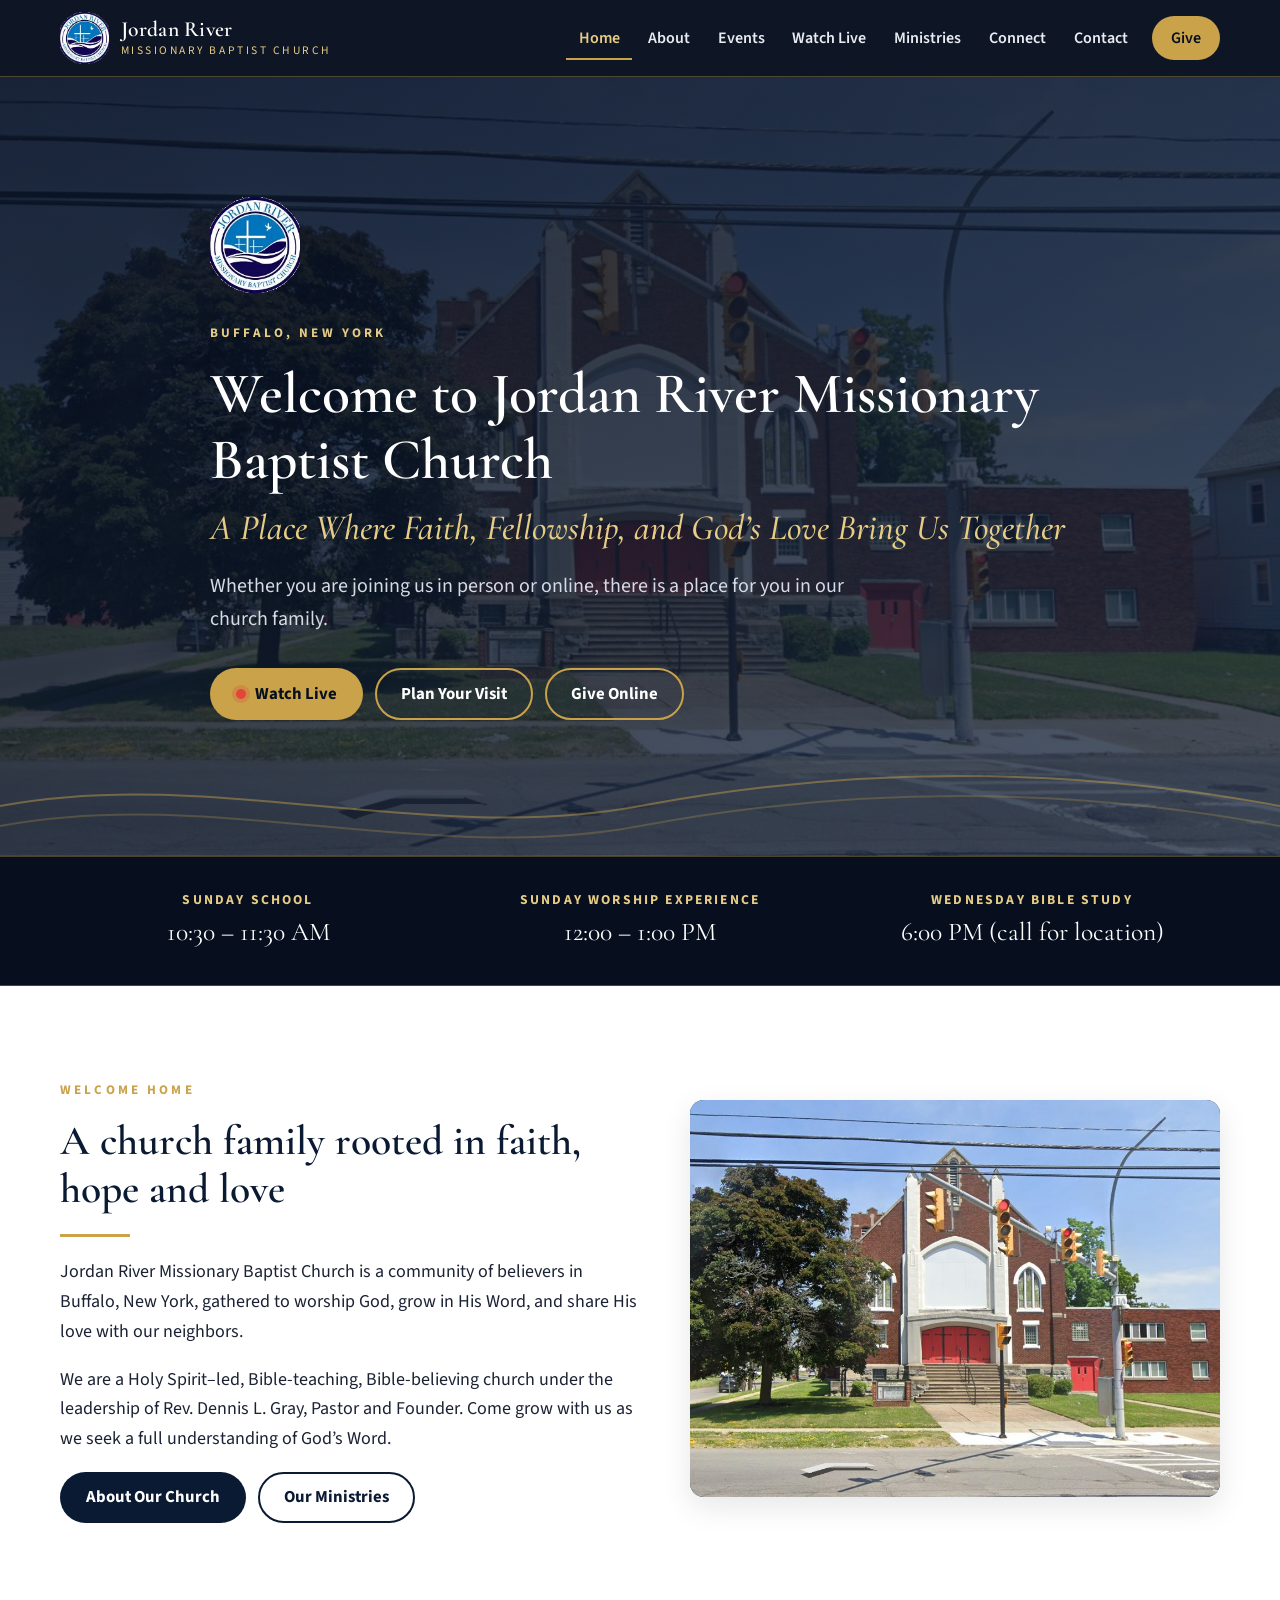
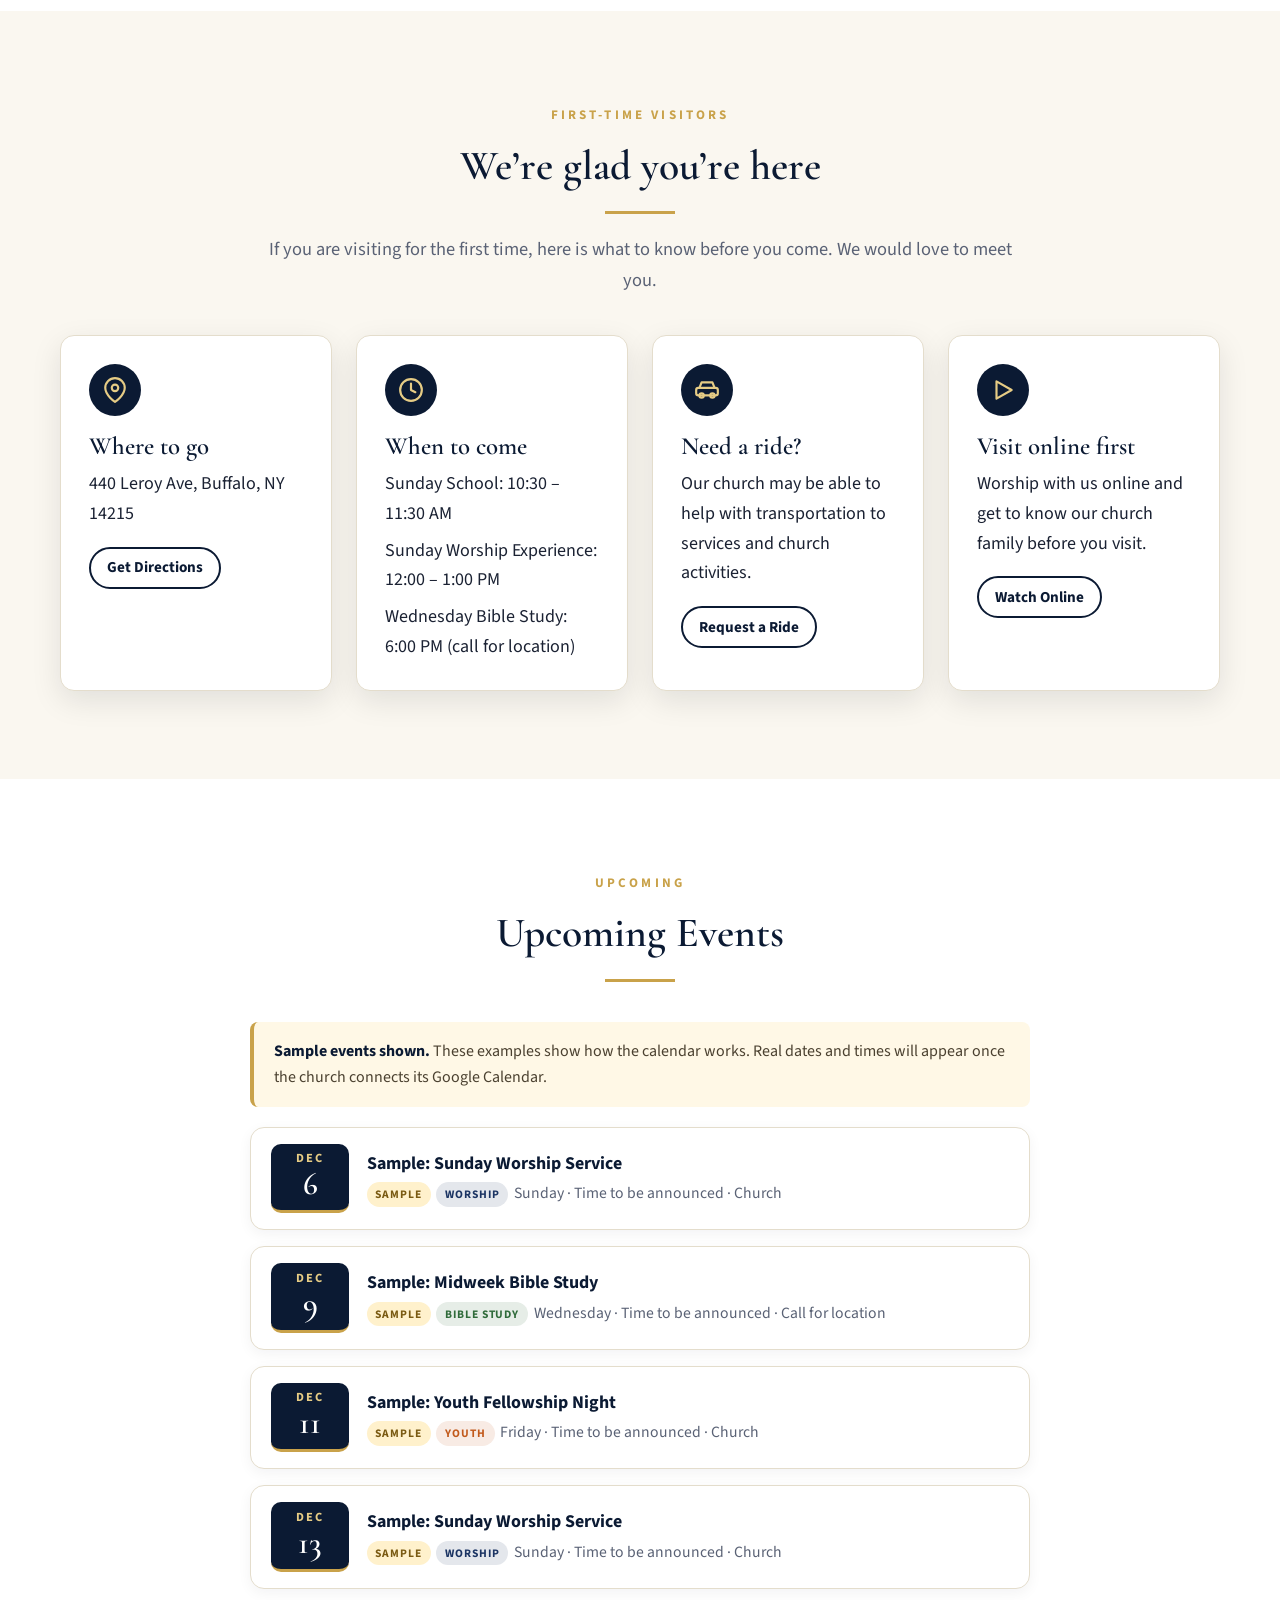
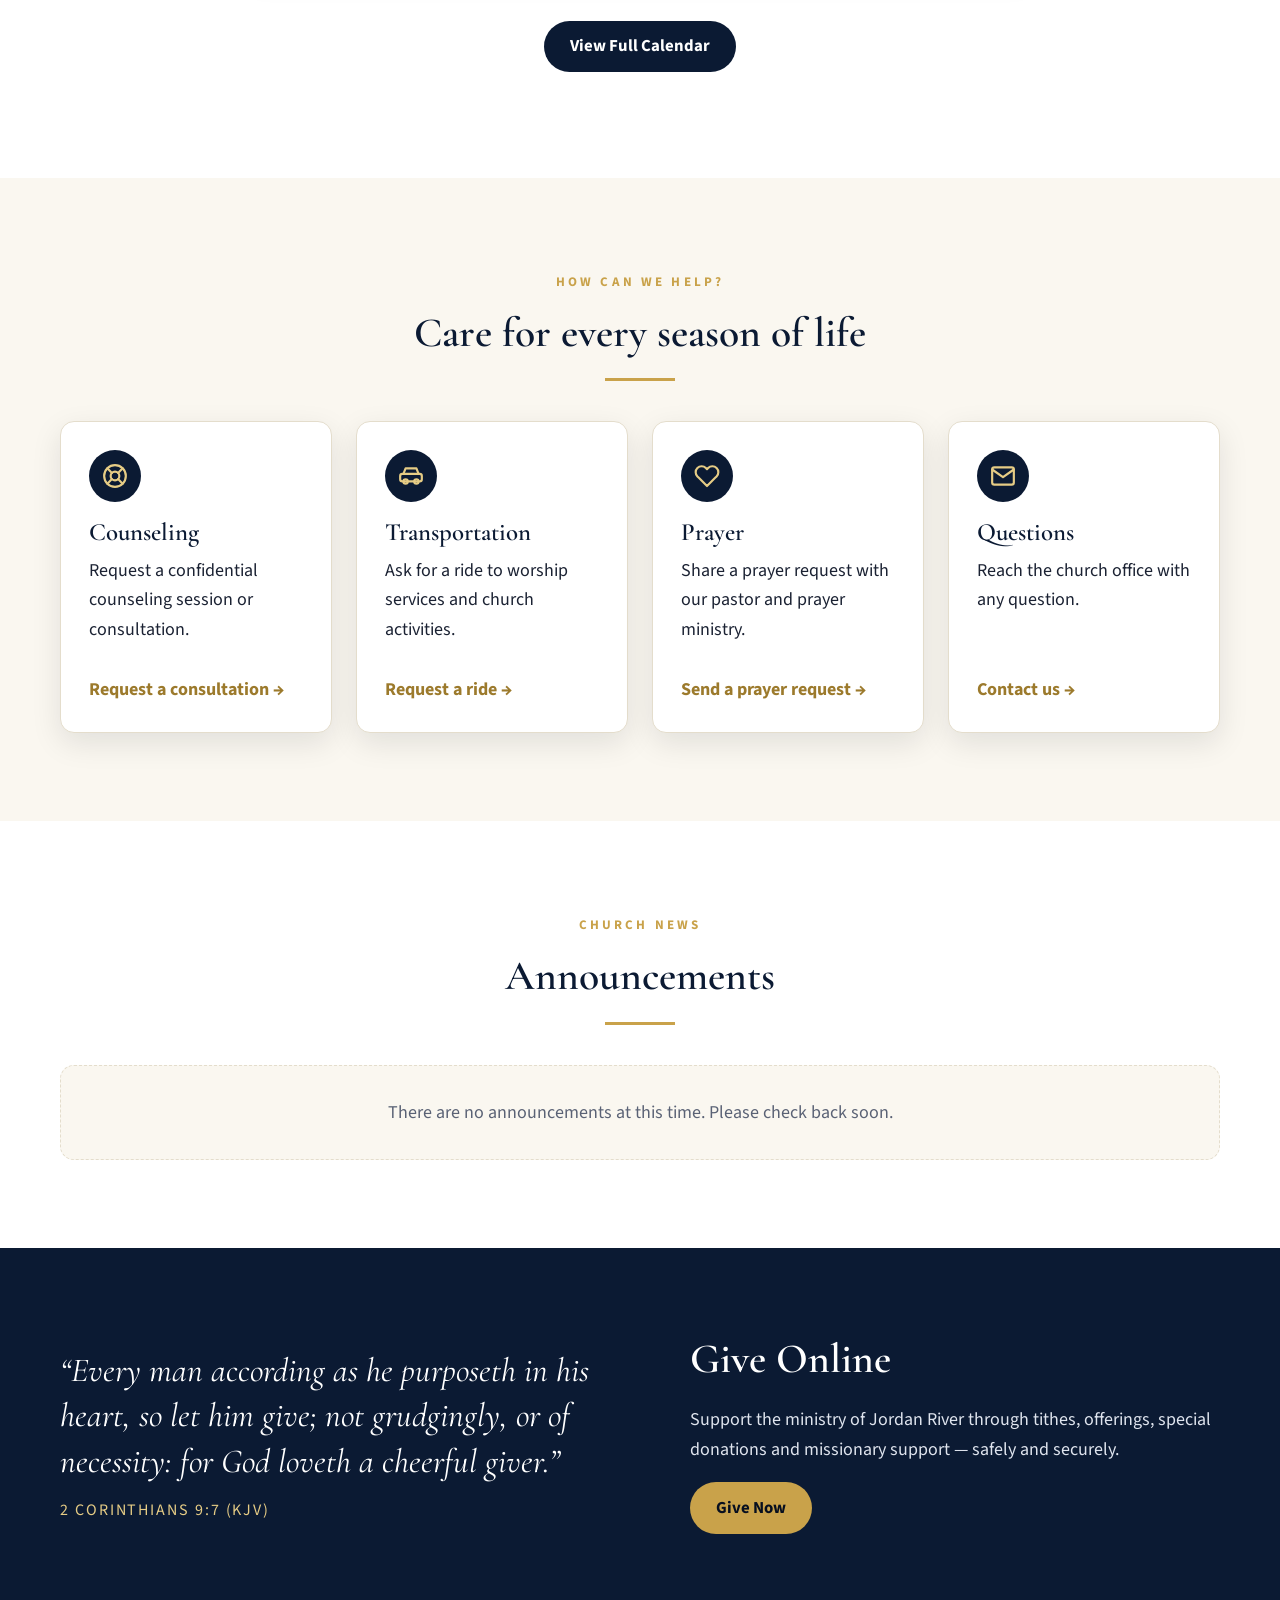
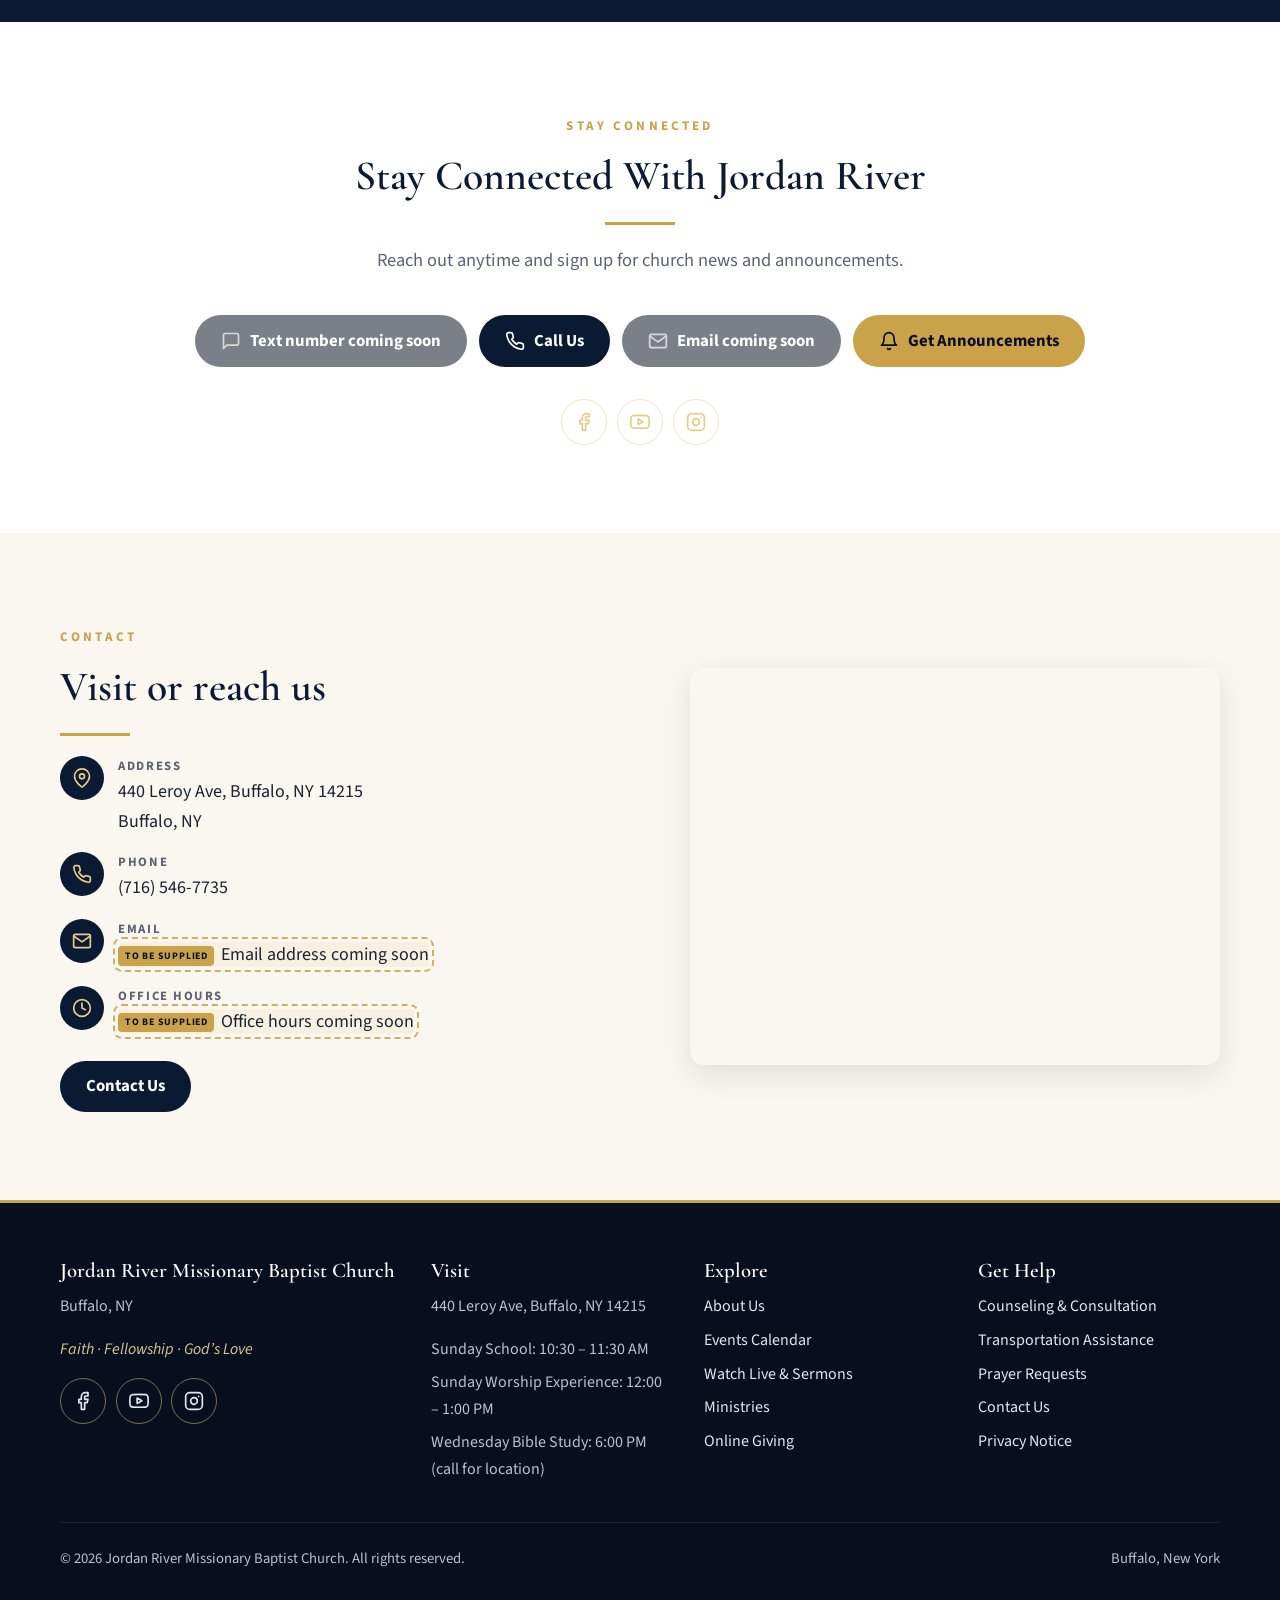
<file: index.html>
<!DOCTYPE html>
<html lang="en">
<head>
<meta charset="utf-8">
<meta name="viewport" content="width=device-width, initial-scale=1, viewport-fit=cover">
<title>Jordan River Missionary Baptist Church | Buffalo, NY</title>
<meta name="description" content="Welcome to Jordan River Missionary Baptist Church in Buffalo, New York — worship with us in person or online, see upcoming events, and connect with our church family.">
<link rel="canonical" href="https://jordanriverbuffalo.com/">
<meta name="theme-color" content="#0b1a33">
<meta property="og:type" content="website">
<meta property="og:title" content="Jordan River Missionary Baptist Church | Buffalo, NY">
<meta property="og:description" content="Welcome to Jordan River Missionary Baptist Church in Buffalo, New York — worship with us in person or online, see upcoming events, and connect with our church family.">
<meta property="og:url" content="https://jordanriverbuffalo.com/">
<meta property="og:site_name" content="Jordan River Missionary Baptist Church">
<link rel="icon" href="favicon.svg" type="image/svg+xml">
<link rel="preconnect" href="https://fonts.googleapis.com">
<link rel="preconnect" href="https://fonts.gstatic.com" crossorigin>
<link href="https://fonts.googleapis.com/css2?family=Cormorant+Garamond:ital,wght@0,500;0,600;1,500&family=Source+Sans+3:wght@400;600;700&display=swap" rel="stylesheet">
<link rel="stylesheet" href="style.css">
<script src="config.js" defer></script>
<script src="main.js" defer></script>
</head>
<body data-page="index">
<a class="skip-link" href="#main">Skip to main content</a>
<header class="site-header">
  <div class="container header-inner">
    <a class="brand" href="index.html" aria-label="Jordan River Missionary Baptist Church — home">
      <img data-logo hidden alt="Jordan River Missionary Baptist Church logo">
      <span class="brand-text"><span class="brand-name">Jordan River</span><span class="brand-sub">Missionary Baptist Church</span></span>
    </a>
    <button class="nav-toggle" type="button" aria-expanded="false" aria-controls="main-nav"><span class="bars" aria-hidden="true"></span> Menu</button>
    <nav class="main-nav" id="main-nav" aria-label="Main"><ul><li><a href="index.html" aria-current="page">Home</a></li><li><a href="about.html">About</a></li><li><a href="events.html">Events</a></li><li><a href="watch.html">Watch Live</a></li><li><a href="ministries.html">Ministries</a></li><li><a href="connect.html">Connect</a></li><li><a href="contact.html">Contact</a></li><li><a class="nav-give" href="give.html">Give</a></li></ul></nav>
  </div>
</header>
<main id="main">

<section class="hero" data-hero>
  <div class="container hero-inner">
    <img class="hero-logo" data-logo hidden alt="Jordan River Missionary Baptist Church logo">
    <span class="eyebrow">Buffalo, New York</span>
    <h1>Welcome to Jordan River Missionary Baptist Church<span class="accent">A Place Where Faith, Fellowship, and God’s Love Bring Us Together</span></h1>
    <p class="lead">Whether you are joining us in person or online, there is a place for you in our church family.</p>
    <div class="btn-row mt-2">
      <a class="btn btn-gold" href="watch.html"><span class="live-dot" aria-hidden="true"></span>Watch Live</a>
      <a class="btn btn-outline" href="#visit">Plan Your Visit</a>
      <a class="btn btn-outline" href="give.html">Give Online</a>
    </div>
  </div>
</section>

<section class="times-band" aria-labelledby="times-h">
  <div class="container">
    <h2 id="times-h" class="visually-hidden">Service times</h2>
    <ul class="times-list" data-service-times></ul>
    <p class="times-note" data-times-note>Service times marked “Time TBA” are being confirmed — please call the church office.</p>
  </div>
</section>

<section class="section">
  <div class="container split">
    <div>
      <span class="eyebrow">Welcome Home</span>
      <h2>A church family rooted in faith, hope and love</h2>
      <hr class="divider left">
      <p>Jordan River Missionary Baptist Church is a community of believers in Buffalo, New York, gathered to worship God, grow in His Word, and share His love with our neighbors.</p>
      <p>We are a Holy Spirit–led, Bible-teaching, Bible-believing church under the leadership of Rev. Dennis L. Gray, Pastor and Founder. Come grow with us as we seek a full understanding of God’s Word.</p>
      <div class="btn-row mt-1"><a class="btn btn-navy" href="about.html">About Our Church</a><a class="btn btn-outline-dark" href="ministries.html">Our Ministries</a></div>
    </div>
    <div class="photo" data-img-key="buildingPhoto" data-alt="Jordan River Missionary Baptist Church building at 440 Leroy Ave, Buffalo"><div class="photo-label"><strong>Church Photo</strong>Sanctuary or congregation photo goes here</div></div>
  </div>
</section>

<section class="section section-ivory" id="visit">
  <div class="container">
    <div class="section-head"><span class="eyebrow">First-Time Visitors</span><h2>We’re glad you’re here</h2><hr class="divider"><p>If you are visiting for the first time, here is what to know before you come. We would love to meet you.</p></div>
    <div class="grid grid-4">
      <div class="card"><div class="card-icon"><svg viewBox="0 0 24 24" fill="none" stroke="currentColor" stroke-width="2" stroke-linecap="round" stroke-linejoin="round" aria-hidden="true" focusable="false"><path d="M21 10c0 7-9 13-9 13s-9-6-9-13a9 9 0 0 1 18 0z"/><circle cx="12" cy="10" r="3"/></svg></div><h3>Where to go</h3><p><span data-cfg="address" class="ph">Church street address coming soon</span></p><a class="btn btn-outline-dark btn-small" data-link="directions" data-missing-label="Directions coming soon" href="#">Get Directions</a></div>
      <div class="card"><div class="card-icon"><svg viewBox="0 0 24 24" fill="none" stroke="currentColor" stroke-width="2" stroke-linecap="round" stroke-linejoin="round" aria-hidden="true" focusable="false"><circle cx="12" cy="12" r="10"/><polyline points="12 6 12 12 16 14"/></svg></div><h3>When to come</h3><ul class="footer-links" data-service-times-inline></ul></div>
      <div class="card"><div class="card-icon"><svg viewBox="0 0 24 24" fill="none" stroke="currentColor" stroke-width="2" stroke-linecap="round" stroke-linejoin="round" aria-hidden="true" focusable="false"><rect x="2" y="10" width="20" height="7" rx="2"/><path d="M5 10l2-5h10l2 5"/><circle cx="7" cy="17" r="2"/><circle cx="17" cy="17" r="2"/></svg></div><h3>Need a ride?</h3><p>Our church may be able to help with transportation to services and church activities.</p><a class="btn btn-outline-dark btn-small" href="transportation.html">Request a Ride</a></div>
      <div class="card"><div class="card-icon"><svg viewBox="0 0 24 24" fill="none" stroke="currentColor" stroke-width="2" stroke-linecap="round" stroke-linejoin="round" aria-hidden="true" focusable="false"><polygon points="6 4 20 12 6 20 6 4"/></svg></div><h3>Visit online first</h3><p>Worship with us online and get to know our church family before you visit.</p><a class="btn btn-outline-dark btn-small" href="watch.html">Watch Online</a></div>
    </div>
  </div>
</section>

<section class="section">
  <div class="container">
    <div class="section-head"><span class="eyebrow">Upcoming</span><h2>Upcoming Events</h2><hr class="divider"></div>
    <div class="narrow" style="margin-inline:auto">
      <div class="notice badge-sample-banner" data-sample-banner hidden><strong>Sample events shown.</strong> These examples show how the calendar works. Real dates and times will appear once the church connects its Google Calendar.</div>
<div class="notice badge-sample-banner" data-calendar-error hidden><strong>The calendar couldn’t load right now.</strong> Please try again later or contact the church office.</div>
      <div class="event-list" data-upcoming-events data-count="4"><p class="loading">Loading events…</p></div>
      <p class="center mt-2"><a class="btn btn-navy" href="events.html">View Full Calendar</a></p>
    </div>
  </div>
</section>

<section class="section section-ivory">
  <div class="container">
    <div class="section-head"><span class="eyebrow">How Can We Help?</span><h2>Care for every season of life</h2><hr class="divider"></div>
    <div class="grid grid-4">
      <a class="card card-link" href="counseling.html"><div class="card-icon"><svg viewBox="0 0 24 24" fill="none" stroke="currentColor" stroke-width="2" stroke-linecap="round" stroke-linejoin="round" aria-hidden="true" focusable="false"><circle cx="12" cy="12" r="10"/><circle cx="12" cy="12" r="4"/><line x1="4.93" y1="4.93" x2="9.17" y2="9.17"/><line x1="14.83" y1="14.83" x2="19.07" y2="19.07"/><line x1="14.83" y1="9.17" x2="19.07" y2="4.93"/><line x1="4.93" y1="19.07" x2="9.17" y2="14.83"/></svg></div><h3>Counseling</h3><p>Request a confidential counseling session or consultation.</p><span class="more">Request a consultation →</span></a>
      <a class="card card-link" href="transportation.html"><div class="card-icon"><svg viewBox="0 0 24 24" fill="none" stroke="currentColor" stroke-width="2" stroke-linecap="round" stroke-linejoin="round" aria-hidden="true" focusable="false"><rect x="2" y="10" width="20" height="7" rx="2"/><path d="M5 10l2-5h10l2 5"/><circle cx="7" cy="17" r="2"/><circle cx="17" cy="17" r="2"/></svg></div><h3>Transportation</h3><p>Ask for a ride to worship services and church activities.</p><span class="more">Request a ride →</span></a>
      <a class="card card-link" href="connect.html#prayer"><div class="card-icon"><svg viewBox="0 0 24 24" fill="none" stroke="currentColor" stroke-width="2" stroke-linecap="round" stroke-linejoin="round" aria-hidden="true" focusable="false"><path d="M20.84 4.61a5.5 5.5 0 0 0-7.78 0L12 5.67l-1.06-1.06a5.5 5.5 0 0 0-7.78 7.78l1.06 1.06L12 21.23l7.78-7.78 1.06-1.06a5.5 5.5 0 0 0 0-7.78z"/></svg></div><h3>Prayer</h3><p>Share a prayer request with our pastor and prayer ministry.</p><span class="more">Send a prayer request →</span></a>
      <a class="card card-link" href="contact.html"><div class="card-icon"><svg viewBox="0 0 24 24" fill="none" stroke="currentColor" stroke-width="2" stroke-linecap="round" stroke-linejoin="round" aria-hidden="true" focusable="false"><rect x="2" y="4" width="20" height="16" rx="2"/><polyline points="22,6 12,13 2,6"/></svg></div><h3>Questions</h3><p>Reach the church office with any question.</p><span class="more">Contact us →</span></a>
    </div>
  </div>
</section>

<section class="section">
  <div class="container">
    <div class="section-head"><span class="eyebrow">Church News</span><h2>Announcements</h2><hr class="divider"></div>
    <div class="grid grid-3" data-announcements data-count="3"></div>
  </div>
</section>

<section class="section section-navy">
  <div class="container split">
    <div>
      <blockquote class="verse">“Every man according as he purposeth in his heart, so let him give; not grudgingly, or of necessity: for God loveth a cheerful giver.”<cite>2 Corinthians 9:7 (KJV)</cite></blockquote>
    </div>
    <div>
      <h2>Give Online</h2>
      <p>Support the ministry of Jordan River through tithes, offerings, special donations and missionary support — safely and securely.</p>
      <a class="btn btn-gold" href="give.html">Give Now</a>
    </div>
  </div>
</section>

<section class="section">
  <div class="container">
    <div class="section-head"><span class="eyebrow">Stay Connected</span><h2>Stay Connected With Jordan River</h2><hr class="divider"><p>Reach out anytime and sign up for church news and announcements.</p></div>
    <div class="btn-row" style="justify-content:center">
      <a class="btn btn-navy" data-link="sms" href="#" data-missing-label="Text number coming soon"><svg viewBox="0 0 24 24" fill="none" stroke="currentColor" stroke-width="2" stroke-linecap="round" stroke-linejoin="round" aria-hidden="true" focusable="false"><path d="M21 15a2 2 0 0 1-2 2H7l-4 4V5a2 2 0 0 1 2-2h14a2 2 0 0 1 2 2z"/></svg><span class="lbl">Text Us</span></a>
      <a class="btn btn-navy" data-link="tel" href="#" data-missing-label="Phone coming soon"><svg viewBox="0 0 24 24" fill="none" stroke="currentColor" stroke-width="2" stroke-linecap="round" stroke-linejoin="round" aria-hidden="true" focusable="false"><path d="M22 16.92v3a2 2 0 0 1-2.18 2 19.79 19.79 0 0 1-8.63-3.07 19.5 19.5 0 0 1-6-6 19.79 19.79 0 0 1-3.07-8.67A2 2 0 0 1 4.11 2h3a2 2 0 0 1 2 1.72c.13.96.36 1.9.7 2.81a2 2 0 0 1-.45 2.11L8.09 9.91a16 16 0 0 0 6 6l1.27-1.27a2 2 0 0 1 2.11-.45c.91.34 1.85.57 2.81.7A2 2 0 0 1 22 16.92z"/></svg><span class="lbl">Call Us</span></a>
      <a class="btn btn-navy" data-link="mailto" href="#" data-missing-label="Email coming soon"><svg viewBox="0 0 24 24" fill="none" stroke="currentColor" stroke-width="2" stroke-linecap="round" stroke-linejoin="round" aria-hidden="true" focusable="false"><rect x="2" y="4" width="20" height="16" rx="2"/><polyline points="22,6 12,13 2,6"/></svg><span class="lbl">Email Us</span></a>
      <a class="btn btn-gold" href="connect.html#subscribe"><svg viewBox="0 0 24 24" fill="none" stroke="currentColor" stroke-width="2" stroke-linecap="round" stroke-linejoin="round" aria-hidden="true" focusable="false"><path d="M18 8A6 6 0 0 0 6 8c0 7-3 9-3 9h18s-3-2-3-9"/><path d="M13.73 21a2 2 0 0 1-3.46 0"/></svg>Get Announcements</a>
    </div>
    <div class="center mt-2" style="display:flex;justify-content:center"><div class="social" style="--x:0"><a data-link="facebook" href="#" aria-label="Facebook"><svg viewBox="0 0 24 24" fill="none" stroke="currentColor" stroke-width="2" stroke-linecap="round" stroke-linejoin="round" aria-hidden="true" focusable="false"><path d="M18 2h-3a5 5 0 0 0-5 5v3H7v4h3v8h4v-8h3l1-4h-4V7a1 1 0 0 1 1-1h3z"/></svg></a><a data-link="youtube" href="#" aria-label="YouTube"><svg viewBox="0 0 24 24" fill="none" stroke="currentColor" stroke-width="2" stroke-linecap="round" stroke-linejoin="round" aria-hidden="true" focusable="false"><path d="M22.54 6.42a2.78 2.78 0 0 0-1.94-2C18.88 4 12 4 12 4s-6.88 0-8.6.46a2.78 2.78 0 0 0-1.94 2A29 29 0 0 0 1 11.75a29 29 0 0 0 .46 5.33A2.78 2.78 0 0 0 3.4 19c1.72.46 8.6.46 8.6.46s6.88 0 8.6-.46a2.78 2.78 0 0 0 1.94-2 29 29 0 0 0 .46-5.25 29 29 0 0 0-.46-5.33z"/><polygon points="9.75 15.02 15.5 11.75 9.75 8.48 9.75 15.02"/></svg></a><a data-link="instagram" href="#" aria-label="Instagram"><svg viewBox="0 0 24 24" fill="none" stroke="currentColor" stroke-width="2" stroke-linecap="round" stroke-linejoin="round" aria-hidden="true" focusable="false"><rect x="2" y="2" width="20" height="20" rx="5"/><path d="M16 11.37A4 4 0 1 1 12.63 8 4 4 0 0 1 16 11.37z"/><line x1="17.5" y1="6.5" x2="17.51" y2="6.5"/></svg></a></div></div>
  </div>
</section>

<section class="section section-ivory">
  <div class="container split">
    <div>
      <span class="eyebrow">Contact</span><h2>Visit or reach us</h2><hr class="divider left">
      <ul class="contact-list">
        <li><span class="ci"><svg viewBox="0 0 24 24" fill="none" stroke="currentColor" stroke-width="2" stroke-linecap="round" stroke-linejoin="round" aria-hidden="true" focusable="false"><path d="M21 10c0 7-9 13-9 13s-9-6-9-13a9 9 0 0 1 18 0z"/><circle cx="12" cy="10" r="3"/></svg></span><span><span class="cl-label">Address</span><span data-cfg="address" class="ph">Street address coming soon</span><br><span data-cfg="cityline">Buffalo, NY</span></span></li>
        <li><span class="ci"><svg viewBox="0 0 24 24" fill="none" stroke="currentColor" stroke-width="2" stroke-linecap="round" stroke-linejoin="round" aria-hidden="true" focusable="false"><path d="M22 16.92v3a2 2 0 0 1-2.18 2 19.79 19.79 0 0 1-8.63-3.07 19.5 19.5 0 0 1-6-6 19.79 19.79 0 0 1-3.07-8.67A2 2 0 0 1 4.11 2h3a2 2 0 0 1 2 1.72c.13.96.36 1.9.7 2.81a2 2 0 0 1-.45 2.11L8.09 9.91a16 16 0 0 0 6 6l1.27-1.27a2 2 0 0 1 2.11-.45c.91.34 1.85.57 2.81.7A2 2 0 0 1 22 16.92z"/></svg></span><span><span class="cl-label">Phone</span><span data-cfg="phone" class="ph">Phone number coming soon</span></span></li>
        <li><span class="ci"><svg viewBox="0 0 24 24" fill="none" stroke="currentColor" stroke-width="2" stroke-linecap="round" stroke-linejoin="round" aria-hidden="true" focusable="false"><rect x="2" y="4" width="20" height="16" rx="2"/><polyline points="22,6 12,13 2,6"/></svg></span><span><span class="cl-label">Email</span><span data-cfg="email" class="ph">Email address coming soon</span></span></li>
        <li><span class="ci"><svg viewBox="0 0 24 24" fill="none" stroke="currentColor" stroke-width="2" stroke-linecap="round" stroke-linejoin="round" aria-hidden="true" focusable="false"><circle cx="12" cy="12" r="10"/><polyline points="12 6 12 12 16 14"/></svg></span><span><span class="cl-label">Office hours</span><span data-cfg="officeHours" class="ph">Office hours coming soon</span></span></li>
      </ul>
      <a class="btn btn-navy" href="contact.html">Contact Us</a>
    </div>
    <div data-map class="map-placeholder"><div><h3 style="color:#fff">Map</h3><p class="mb-0">A Google map will appear here once the church address is added.</p></div></div>
  </div>
</section>

</main>
<footer class="site-footer">
  <div class="container">
    <div class="footer-grid">
      <div>
        <h3>Jordan River Missionary Baptist Church</h3>
        <p><span data-cfg="cityline">Buffalo, NY</span></p>
        <p class="mb-0" style="color:#d8c58f;font-style:italic">Faith · Fellowship · God’s Love</p>
        <div class="mt-1"><div class="social"><a data-link="facebook" href="#" aria-label="Facebook"><svg viewBox="0 0 24 24" fill="none" stroke="currentColor" stroke-width="2" stroke-linecap="round" stroke-linejoin="round" aria-hidden="true" focusable="false"><path d="M18 2h-3a5 5 0 0 0-5 5v3H7v4h3v8h4v-8h3l1-4h-4V7a1 1 0 0 1 1-1h3z"/></svg></a><a data-link="youtube" href="#" aria-label="YouTube"><svg viewBox="0 0 24 24" fill="none" stroke="currentColor" stroke-width="2" stroke-linecap="round" stroke-linejoin="round" aria-hidden="true" focusable="false"><path d="M22.54 6.42a2.78 2.78 0 0 0-1.94-2C18.88 4 12 4 12 4s-6.88 0-8.6.46a2.78 2.78 0 0 0-1.94 2A29 29 0 0 0 1 11.75a29 29 0 0 0 .46 5.33A2.78 2.78 0 0 0 3.4 19c1.72.46 8.6.46 8.6.46s6.88 0 8.6-.46a2.78 2.78 0 0 0 1.94-2 29 29 0 0 0 .46-5.25 29 29 0 0 0-.46-5.33z"/><polygon points="9.75 15.02 15.5 11.75 9.75 8.48 9.75 15.02"/></svg></a><a data-link="instagram" href="#" aria-label="Instagram"><svg viewBox="0 0 24 24" fill="none" stroke="currentColor" stroke-width="2" stroke-linecap="round" stroke-linejoin="round" aria-hidden="true" focusable="false"><rect x="2" y="2" width="20" height="20" rx="5"/><path d="M16 11.37A4 4 0 1 1 12.63 8 4 4 0 0 1 16 11.37z"/><line x1="17.5" y1="6.5" x2="17.51" y2="6.5"/></svg></a></div></div>
      </div>
      <div>
        <h3>Visit</h3>
        <p class="mb-0"><span data-cfg="address" class="ph">Street address coming soon</span></p>
        <ul class="footer-links mt-1" data-service-times-inline></ul>
      </div>
      <div>
        <h3>Explore</h3>
        <ul class="footer-links">
          <li><a href="about.html">About Us</a></li><li><a href="events.html">Events Calendar</a></li>
          <li><a href="watch.html">Watch Live &amp; Sermons</a></li><li><a href="ministries.html">Ministries</a></li>
          <li><a href="give.html">Online Giving</a></li>
        </ul>
      </div>
      <div>
        <h3>Get Help</h3>
        <ul class="footer-links">
          <li><a href="counseling.html">Counseling &amp; Consultation</a></li><li><a href="transportation.html">Transportation Assistance</a></li>
          <li><a href="connect.html#prayer">Prayer Requests</a></li><li><a href="contact.html">Contact Us</a></li>
          <li><a href="privacy.html">Privacy Notice</a></li>
        </ul>
      </div>
    </div>
    <div class="footer-bottom">
      <span>© <span data-year></span> Jordan River Missionary Baptist Church. All rights reserved.</span>
      <span>Buffalo, New York</span>
    </div>
  </div>
</footer>
<nav class="quick-bar" aria-label="Quick actions">
  <a href="watch.html"><svg viewBox="0 0 24 24" fill="none" stroke="currentColor" stroke-width="2" stroke-linecap="round" stroke-linejoin="round" aria-hidden="true" focusable="false"><polygon points="6 4 20 12 6 20 6 4"/></svg>Watch</a>
  <a href="events.html"><svg viewBox="0 0 24 24" fill="none" stroke="currentColor" stroke-width="2" stroke-linecap="round" stroke-linejoin="round" aria-hidden="true" focusable="false"><rect x="3" y="4" width="18" height="18" rx="2"/><line x1="16" y1="2" x2="16" y2="6"/><line x1="8" y1="2" x2="8" y2="6"/><line x1="3" y1="10" x2="21" y2="10"/></svg>Events</a>
  <a data-link="tel" href="#" data-missing-title="Phone number coming soon"><svg viewBox="0 0 24 24" fill="none" stroke="currentColor" stroke-width="2" stroke-linecap="round" stroke-linejoin="round" aria-hidden="true" focusable="false"><path d="M22 16.92v3a2 2 0 0 1-2.18 2 19.79 19.79 0 0 1-8.63-3.07 19.5 19.5 0 0 1-6-6 19.79 19.79 0 0 1-3.07-8.67A2 2 0 0 1 4.11 2h3a2 2 0 0 1 2 1.72c.13.96.36 1.9.7 2.81a2 2 0 0 1-.45 2.11L8.09 9.91a16 16 0 0 0 6 6l1.27-1.27a2 2 0 0 1 2.11-.45c.91.34 1.85.57 2.81.7A2 2 0 0 1 22 16.92z"/></svg>Call</a>
  <a href="give.html"><svg viewBox="0 0 24 24" fill="none" stroke="currentColor" stroke-width="2" stroke-linecap="round" stroke-linejoin="round" aria-hidden="true" focusable="false"><polyline points="20 12 20 22 4 22 4 12"/><rect x="2" y="7" width="20" height="5"/><line x1="12" y1="22" x2="12" y2="7"/><path d="M12 7H7.5a2.5 2.5 0 0 1 0-5C11 2 12 7 12 7z"/><path d="M12 7h4.5a2.5 2.5 0 0 0 0-5C13 2 12 7 12 7z"/></svg>Give</a>
</nav>
</body>
</html>
</file>
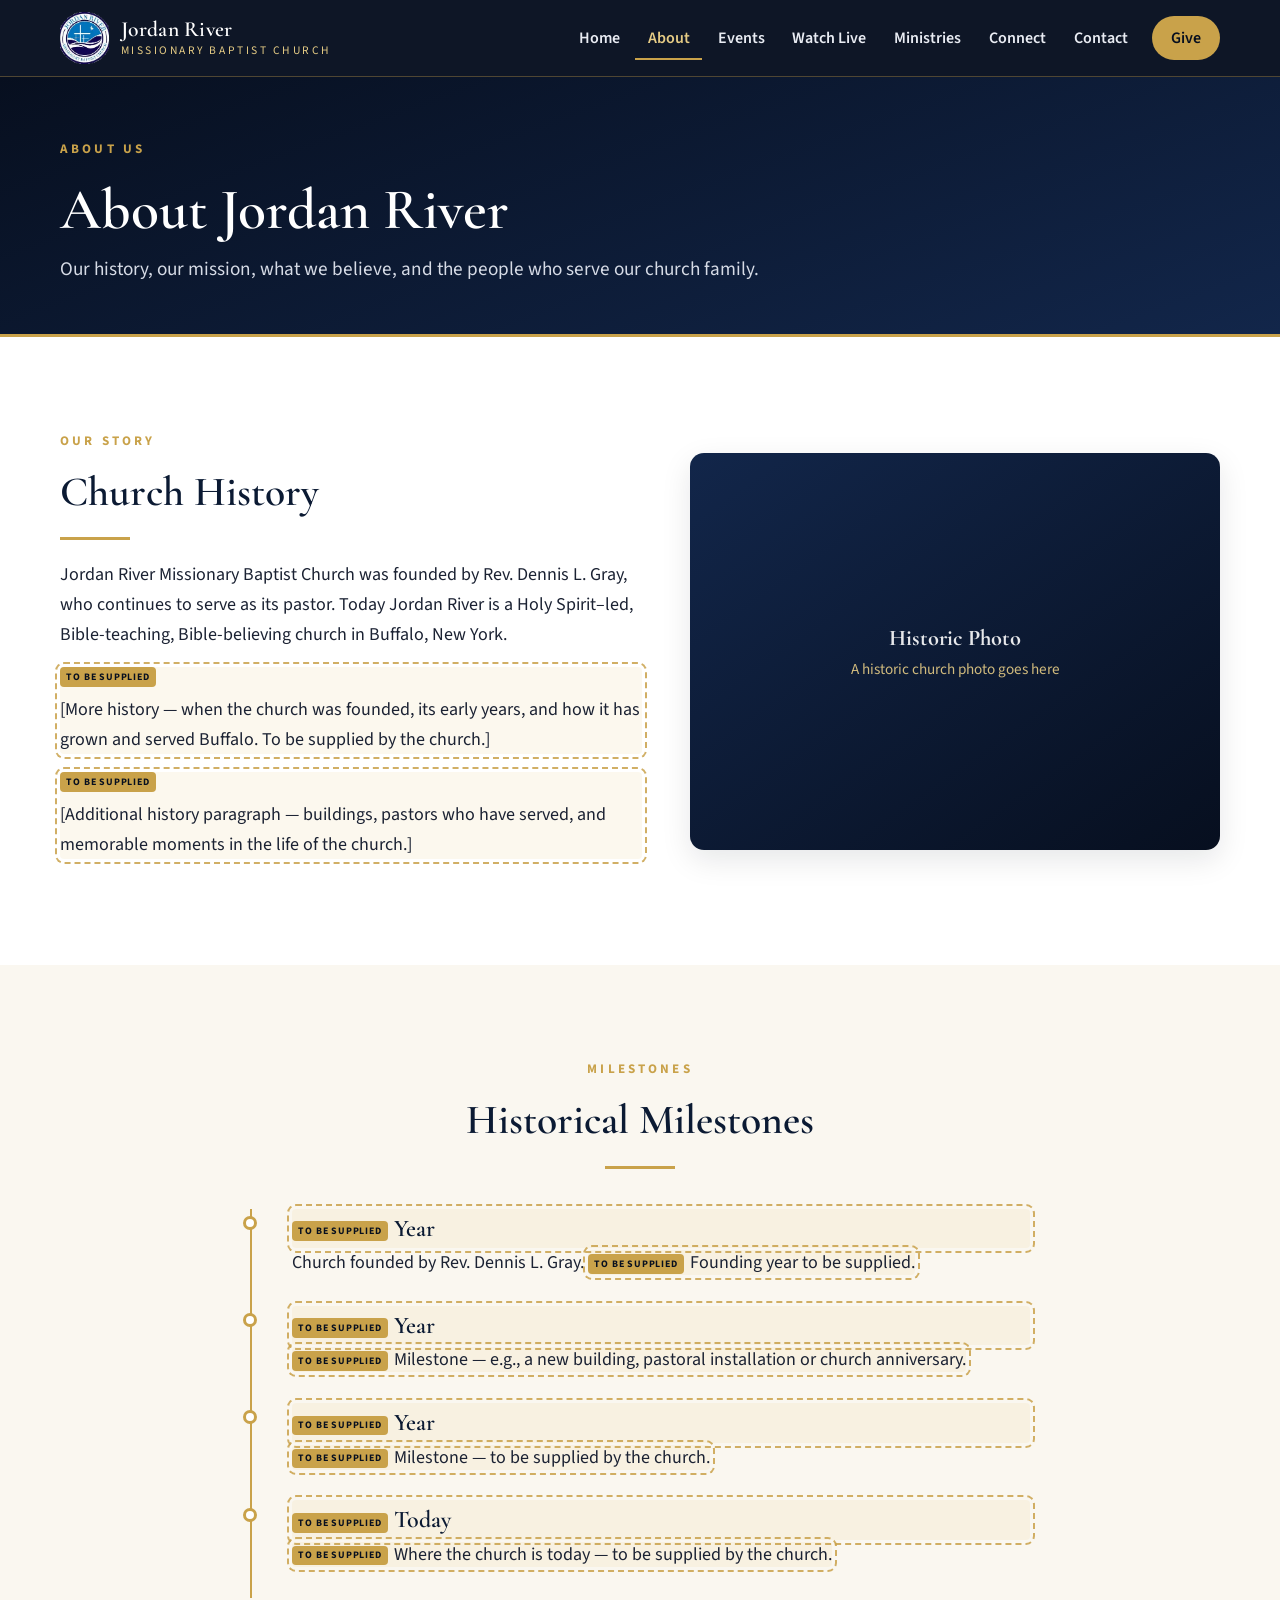
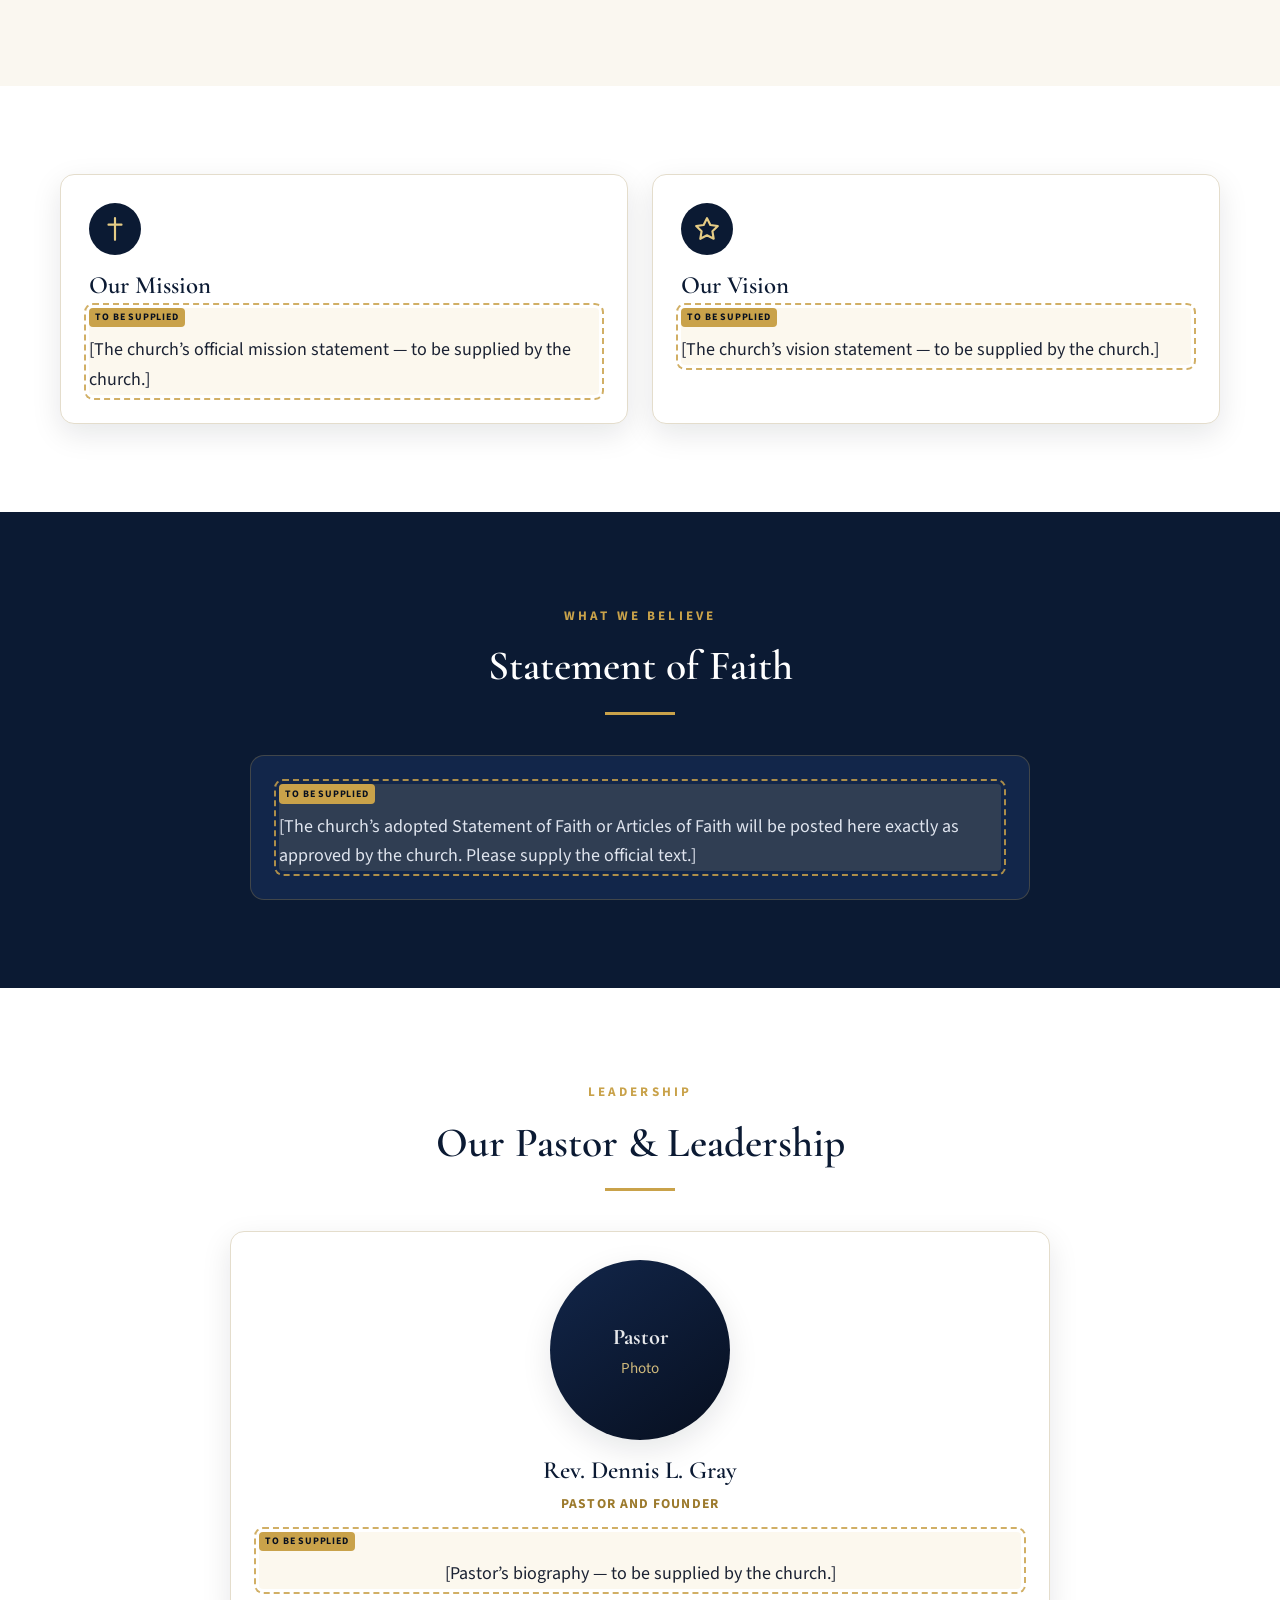
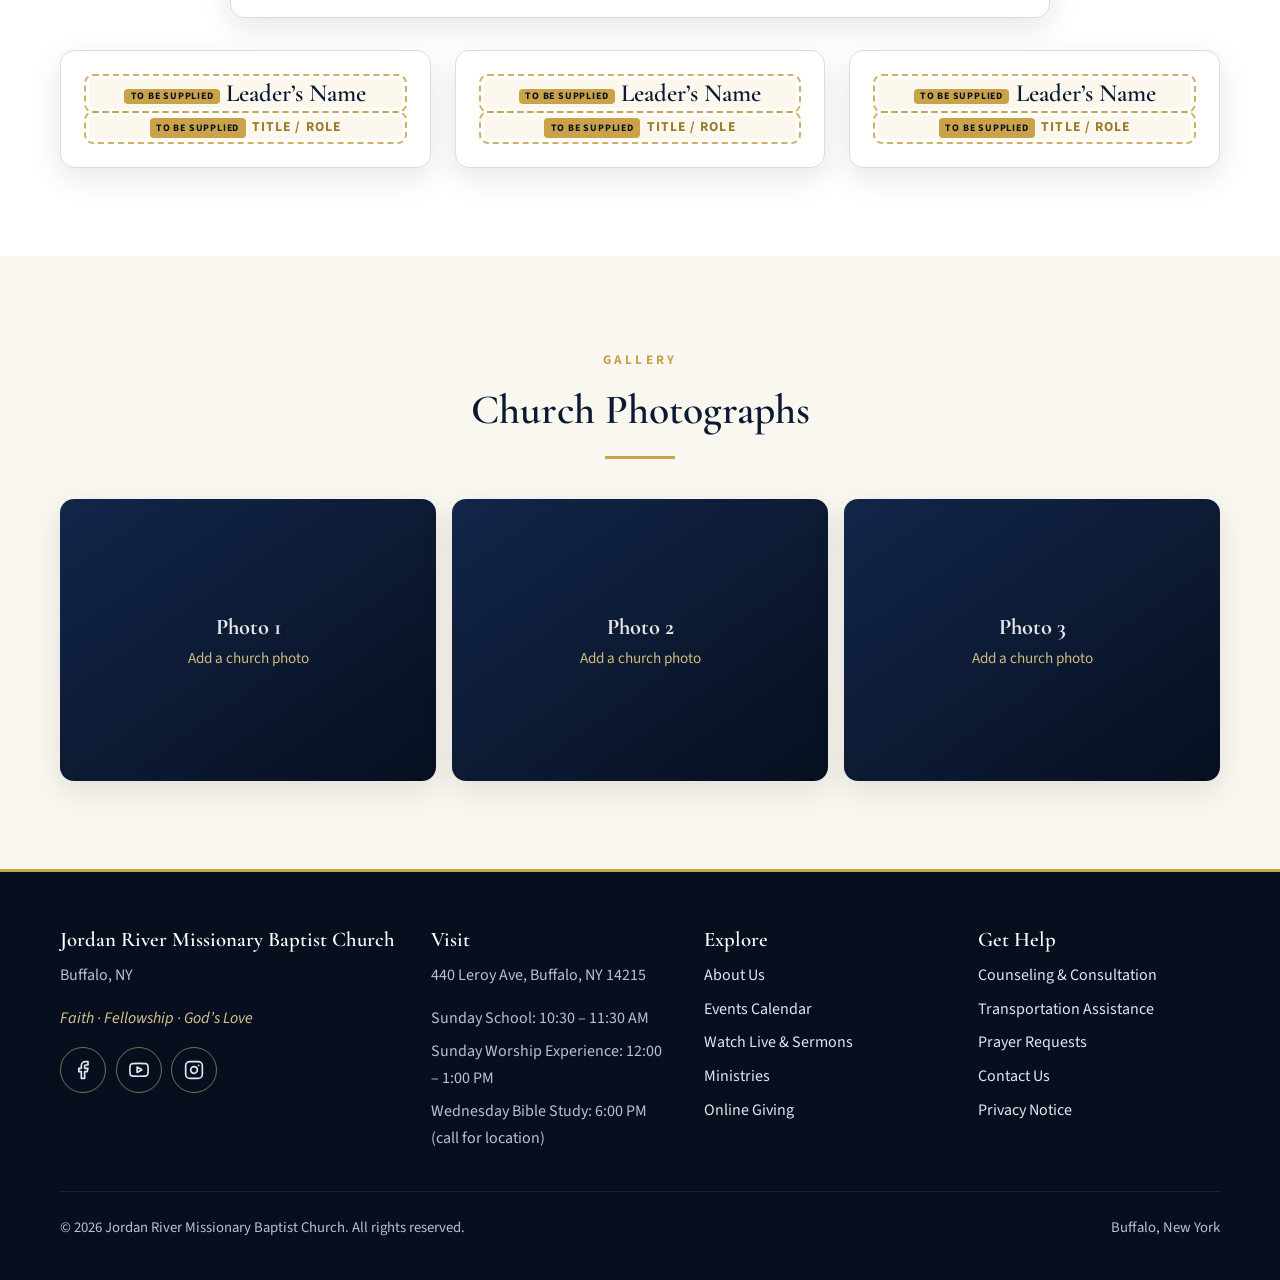
<file: about.html>
<!DOCTYPE html>
<html lang="en">
<head>
<meta charset="utf-8">
<meta name="viewport" content="width=device-width, initial-scale=1, viewport-fit=cover">
<title>About Us | Jordan River Missionary Baptist Church</title>
<meta name="description" content="Learn about the history, mission, vision, beliefs and leadership of Jordan River Missionary Baptist Church in Buffalo, New York.">
<link rel="canonical" href="https://jordanriverbuffalo.com/about.html">
<meta name="theme-color" content="#0b1a33">
<meta property="og:type" content="website">
<meta property="og:title" content="About Us | Jordan River Missionary Baptist Church">
<meta property="og:description" content="Learn about the history, mission, vision, beliefs and leadership of Jordan River Missionary Baptist Church in Buffalo, New York.">
<meta property="og:url" content="https://jordanriverbuffalo.com/about.html">
<meta property="og:site_name" content="Jordan River Missionary Baptist Church">
<link rel="icon" href="favicon.svg" type="image/svg+xml">
<link rel="preconnect" href="https://fonts.googleapis.com">
<link rel="preconnect" href="https://fonts.gstatic.com" crossorigin>
<link href="https://fonts.googleapis.com/css2?family=Cormorant+Garamond:ital,wght@0,500;0,600;1,500&family=Source+Sans+3:wght@400;600;700&display=swap" rel="stylesheet">
<link rel="stylesheet" href="style.css">
<script src="config.js" defer></script>
<script src="main.js" defer></script>
</head>
<body data-page="about">
<a class="skip-link" href="#main">Skip to main content</a>
<header class="site-header">
  <div class="container header-inner">
    <a class="brand" href="index.html" aria-label="Jordan River Missionary Baptist Church — home">
      <img data-logo hidden alt="Jordan River Missionary Baptist Church logo">
      <span class="brand-text"><span class="brand-name">Jordan River</span><span class="brand-sub">Missionary Baptist Church</span></span>
    </a>
    <button class="nav-toggle" type="button" aria-expanded="false" aria-controls="main-nav"><span class="bars" aria-hidden="true"></span> Menu</button>
    <nav class="main-nav" id="main-nav" aria-label="Main"><ul><li><a href="index.html">Home</a></li><li><a href="about.html" aria-current="page">About</a></li><li><a href="events.html">Events</a></li><li><a href="watch.html">Watch Live</a></li><li><a href="ministries.html">Ministries</a></li><li><a href="connect.html">Connect</a></li><li><a href="contact.html">Contact</a></li><li><a class="nav-give" href="give.html">Give</a></li></ul></nav>
  </div>
</header>
<main id="main">
<section class="page-hero"><div class="container"><span class="eyebrow">About Us</span><h1>About Jordan River</h1><p>Our history, our mission, what we believe, and the people who serve our church family.</p></div></section>
<section class="section">
  <div class="container split">
    <div>
      <span class="eyebrow">Our Story</span><h2>Church History</h2><hr class="divider left">
      <p>Jordan River Missionary Baptist Church was founded by Rev. Dennis L. Gray, who continues to serve as its pastor. Today Jordan River is a Holy Spirit–led, Bible-teaching, Bible-believing church in Buffalo, New York.</p>
      <p class="ph ph-block">[More history — when the church was founded, its early years, and how it has grown and served Buffalo. To be supplied by the church.]</p>
      <p class="ph ph-block">[Additional history paragraph — buildings, pastors who have served, and memorable moments in the life of the church.]</p>
    </div>
    <div class="photo"><div class="photo-label"><strong>Historic Photo</strong>A historic church photo goes here</div></div>
  </div>
</section>

<section class="section section-ivory">
  <div class="container narrow">
    <div class="section-head"><span class="eyebrow">Milestones</span><h2>Historical Milestones</h2><hr class="divider"></div>
    <ol class="timeline">
      <li><span class="year ph">Year</span><span>Church founded by Rev. Dennis L. Gray. <span class="ph">Founding year to be supplied.</span></span></li>
      <li><span class="year ph">Year</span><span class="ph">Milestone — e.g., a new building, pastoral installation or church anniversary.</span></li>
      <li><span class="year ph">Year</span><span class="ph">Milestone — to be supplied by the church.</span></li>
      <li><span class="year ph">Today</span><span class="ph">Where the church is today — to be supplied by the church.</span></li>
    </ol>
  </div>
</section>

<section class="section">
  <div class="container grid grid-2">
    <div class="card"><div class="card-icon"><svg viewBox="0 0 24 24" fill="none" stroke="currentColor" stroke-width="2" stroke-linecap="round" stroke-linejoin="round" aria-hidden="true" focusable="false"><path d="M12 2v20M6 8h12"/></svg></div><h3>Our Mission</h3><p class="ph ph-block">[The church’s official mission statement — to be supplied by the church.]</p></div>
    <div class="card"><div class="card-icon"><svg viewBox="0 0 24 24" fill="none" stroke="currentColor" stroke-width="2" stroke-linecap="round" stroke-linejoin="round" aria-hidden="true" focusable="false"><polygon points="12 2 15.09 8.26 22 9.27 17 14.14 18.18 21.02 12 17.77 5.82 21.02 7 14.14 2 9.27 8.91 8.26 12 2"/></svg></div><h3>Our Vision</h3><p class="ph ph-block">[The church’s vision statement — to be supplied by the church.]</p></div>
  </div>
</section>

<section class="section section-navy">
  <div class="container narrow">
    <div class="section-head"><span class="eyebrow">What We Believe</span><h2>Statement of Faith</h2><hr class="divider"></div>
    <div class="card"><p class="ph ph-block mb-0">[The church’s adopted Statement of Faith or Articles of Faith will be posted here exactly as approved by the church. Please supply the official text.]</p></div>
  </div>
</section>

<section class="section">
  <div class="container">
    <div class="section-head"><span class="eyebrow">Leadership</span><h2>Our Pastor &amp; Leadership</h2><hr class="divider"></div>
    <div class="card" style="max-width:820px;margin:0 auto 2rem">
      <div class="leader">
        <div class="photo" data-pastor-photo><div class="photo-label"><strong>Pastor</strong>Photo</div></div>
        <h3>Rev. Dennis L. Gray</h3>
        <div class="role">Pastor and Founder</div>
        <p class="ph ph-block mt-1">[Pastor’s biography — to be supplied by the church.]</p>
      </div>
    </div>
    <div class="grid grid-3">
      <div class="card leader"><h3 class="ph">Leader’s Name</h3><div class="role ph">Title / Role</div></div>
      <div class="card leader"><h3 class="ph">Leader’s Name</h3><div class="role ph">Title / Role</div></div>
      <div class="card leader"><h3 class="ph">Leader’s Name</h3><div class="role ph">Title / Role</div></div>
    </div>
  </div>
</section>

<section class="section section-ivory">
  <div class="container">
    <div class="section-head"><span class="eyebrow">Gallery</span><h2>Church Photographs</h2><hr class="divider"></div>
    <div class="gallery" data-gallery><div class="photo"><div class="photo-label"><strong>Photo 1</strong>Add a church photo</div></div><div class="photo"><div class="photo-label"><strong>Photo 2</strong>Add a church photo</div></div><div class="photo"><div class="photo-label"><strong>Photo 3</strong>Add a church photo</div></div></div>
  </div>
</section>

</main>
<footer class="site-footer">
  <div class="container">
    <div class="footer-grid">
      <div>
        <h3>Jordan River Missionary Baptist Church</h3>
        <p><span data-cfg="cityline">Buffalo, NY</span></p>
        <p class="mb-0" style="color:#d8c58f;font-style:italic">Faith · Fellowship · God’s Love</p>
        <div class="mt-1"><div class="social"><a data-link="facebook" href="#" aria-label="Facebook"><svg viewBox="0 0 24 24" fill="none" stroke="currentColor" stroke-width="2" stroke-linecap="round" stroke-linejoin="round" aria-hidden="true" focusable="false"><path d="M18 2h-3a5 5 0 0 0-5 5v3H7v4h3v8h4v-8h3l1-4h-4V7a1 1 0 0 1 1-1h3z"/></svg></a><a data-link="youtube" href="#" aria-label="YouTube"><svg viewBox="0 0 24 24" fill="none" stroke="currentColor" stroke-width="2" stroke-linecap="round" stroke-linejoin="round" aria-hidden="true" focusable="false"><path d="M22.54 6.42a2.78 2.78 0 0 0-1.94-2C18.88 4 12 4 12 4s-6.88 0-8.6.46a2.78 2.78 0 0 0-1.94 2A29 29 0 0 0 1 11.75a29 29 0 0 0 .46 5.33A2.78 2.78 0 0 0 3.4 19c1.72.46 8.6.46 8.6.46s6.88 0 8.6-.46a2.78 2.78 0 0 0 1.94-2 29 29 0 0 0 .46-5.25 29 29 0 0 0-.46-5.33z"/><polygon points="9.75 15.02 15.5 11.75 9.75 8.48 9.75 15.02"/></svg></a><a data-link="instagram" href="#" aria-label="Instagram"><svg viewBox="0 0 24 24" fill="none" stroke="currentColor" stroke-width="2" stroke-linecap="round" stroke-linejoin="round" aria-hidden="true" focusable="false"><rect x="2" y="2" width="20" height="20" rx="5"/><path d="M16 11.37A4 4 0 1 1 12.63 8 4 4 0 0 1 16 11.37z"/><line x1="17.5" y1="6.5" x2="17.51" y2="6.5"/></svg></a></div></div>
      </div>
      <div>
        <h3>Visit</h3>
        <p class="mb-0"><span data-cfg="address" class="ph">Street address coming soon</span></p>
        <ul class="footer-links mt-1" data-service-times-inline></ul>
      </div>
      <div>
        <h3>Explore</h3>
        <ul class="footer-links">
          <li><a href="about.html">About Us</a></li><li><a href="events.html">Events Calendar</a></li>
          <li><a href="watch.html">Watch Live &amp; Sermons</a></li><li><a href="ministries.html">Ministries</a></li>
          <li><a href="give.html">Online Giving</a></li>
        </ul>
      </div>
      <div>
        <h3>Get Help</h3>
        <ul class="footer-links">
          <li><a href="counseling.html">Counseling &amp; Consultation</a></li><li><a href="transportation.html">Transportation Assistance</a></li>
          <li><a href="connect.html#prayer">Prayer Requests</a></li><li><a href="contact.html">Contact Us</a></li>
          <li><a href="privacy.html">Privacy Notice</a></li>
        </ul>
      </div>
    </div>
    <div class="footer-bottom">
      <span>© <span data-year></span> Jordan River Missionary Baptist Church. All rights reserved.</span>
      <span>Buffalo, New York</span>
    </div>
  </div>
</footer>
<nav class="quick-bar" aria-label="Quick actions">
  <a href="watch.html"><svg viewBox="0 0 24 24" fill="none" stroke="currentColor" stroke-width="2" stroke-linecap="round" stroke-linejoin="round" aria-hidden="true" focusable="false"><polygon points="6 4 20 12 6 20 6 4"/></svg>Watch</a>
  <a href="events.html"><svg viewBox="0 0 24 24" fill="none" stroke="currentColor" stroke-width="2" stroke-linecap="round" stroke-linejoin="round" aria-hidden="true" focusable="false"><rect x="3" y="4" width="18" height="18" rx="2"/><line x1="16" y1="2" x2="16" y2="6"/><line x1="8" y1="2" x2="8" y2="6"/><line x1="3" y1="10" x2="21" y2="10"/></svg>Events</a>
  <a data-link="tel" href="#" data-missing-title="Phone number coming soon"><svg viewBox="0 0 24 24" fill="none" stroke="currentColor" stroke-width="2" stroke-linecap="round" stroke-linejoin="round" aria-hidden="true" focusable="false"><path d="M22 16.92v3a2 2 0 0 1-2.18 2 19.79 19.79 0 0 1-8.63-3.07 19.5 19.5 0 0 1-6-6 19.79 19.79 0 0 1-3.07-8.67A2 2 0 0 1 4.11 2h3a2 2 0 0 1 2 1.72c.13.96.36 1.9.7 2.81a2 2 0 0 1-.45 2.11L8.09 9.91a16 16 0 0 0 6 6l1.27-1.27a2 2 0 0 1 2.11-.45c.91.34 1.85.57 2.81.7A2 2 0 0 1 22 16.92z"/></svg>Call</a>
  <a href="give.html"><svg viewBox="0 0 24 24" fill="none" stroke="currentColor" stroke-width="2" stroke-linecap="round" stroke-linejoin="round" aria-hidden="true" focusable="false"><polyline points="20 12 20 22 4 22 4 12"/><rect x="2" y="7" width="20" height="5"/><line x1="12" y1="22" x2="12" y2="7"/><path d="M12 7H7.5a2.5 2.5 0 0 1 0-5C11 2 12 7 12 7z"/><path d="M12 7h4.5a2.5 2.5 0 0 0 0-5C13 2 12 7 12 7z"/></svg>Give</a>
</nav>
</body>
</html>
</file>
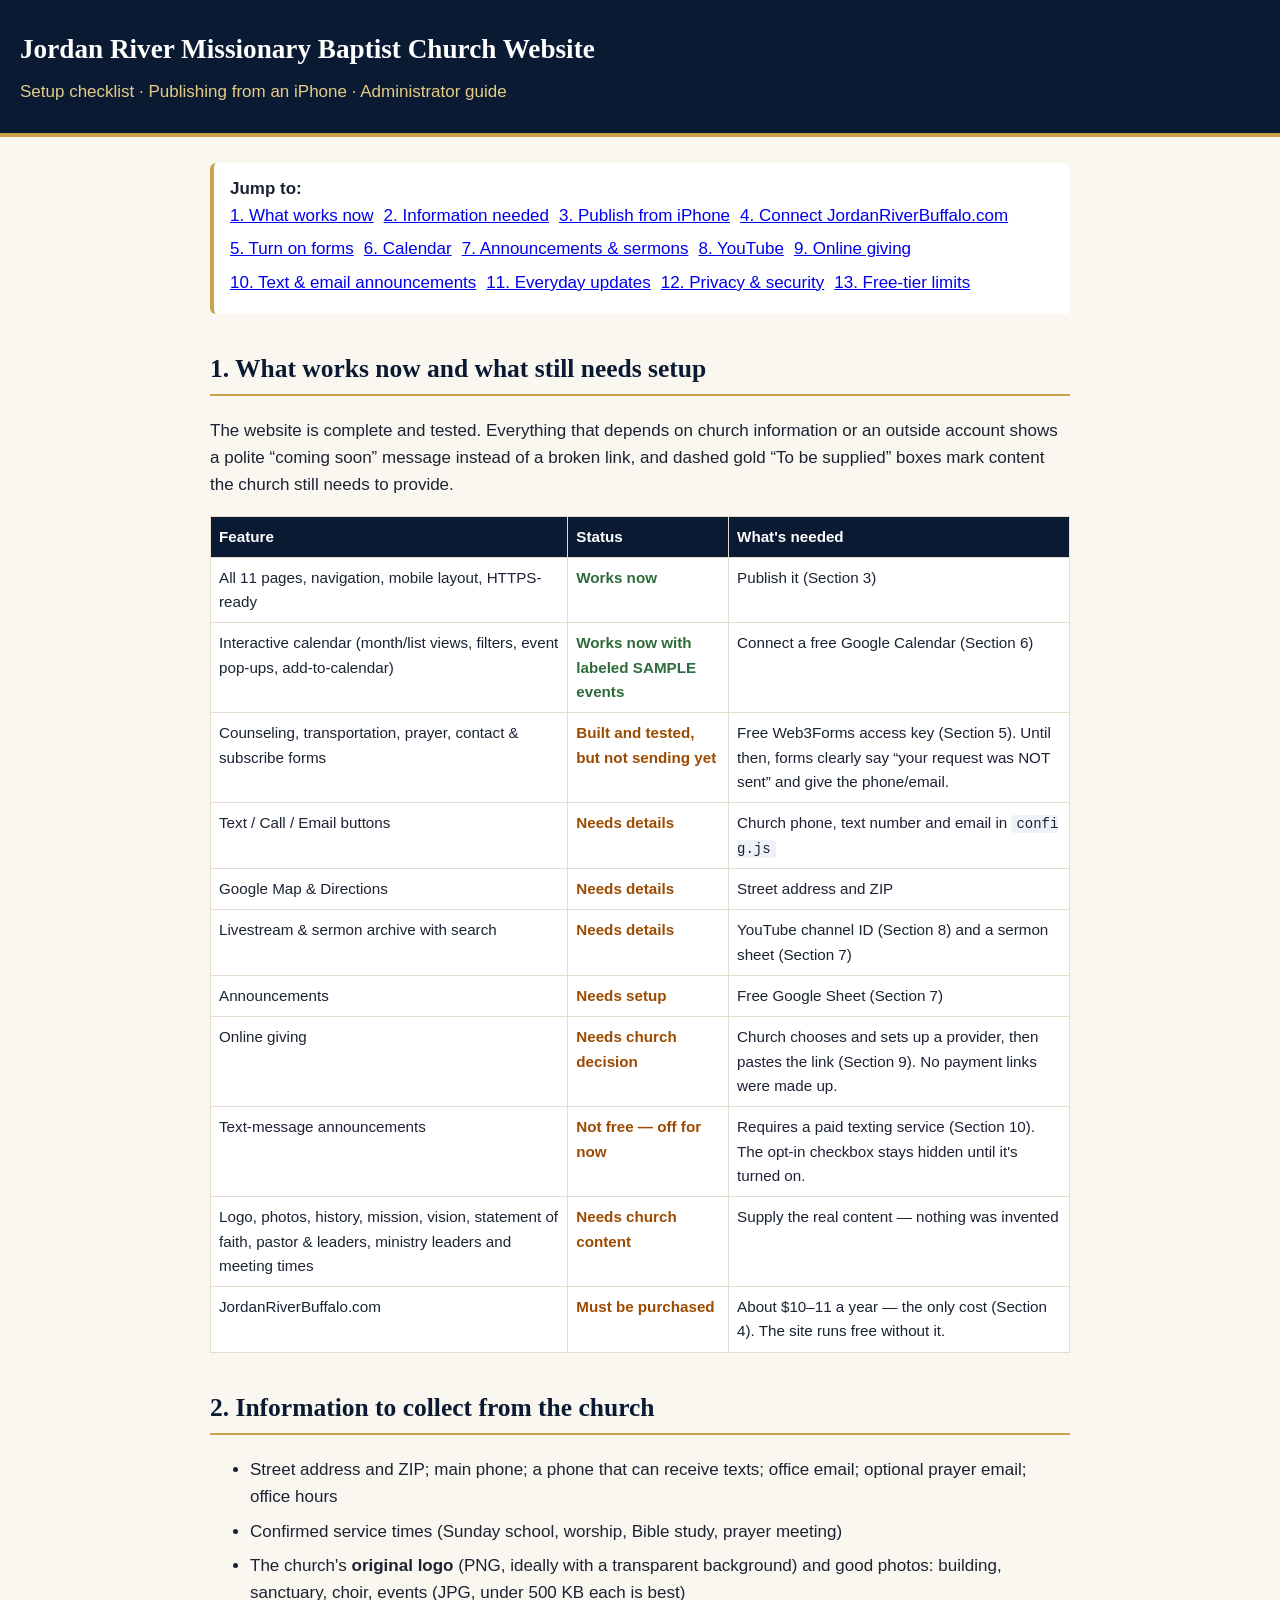
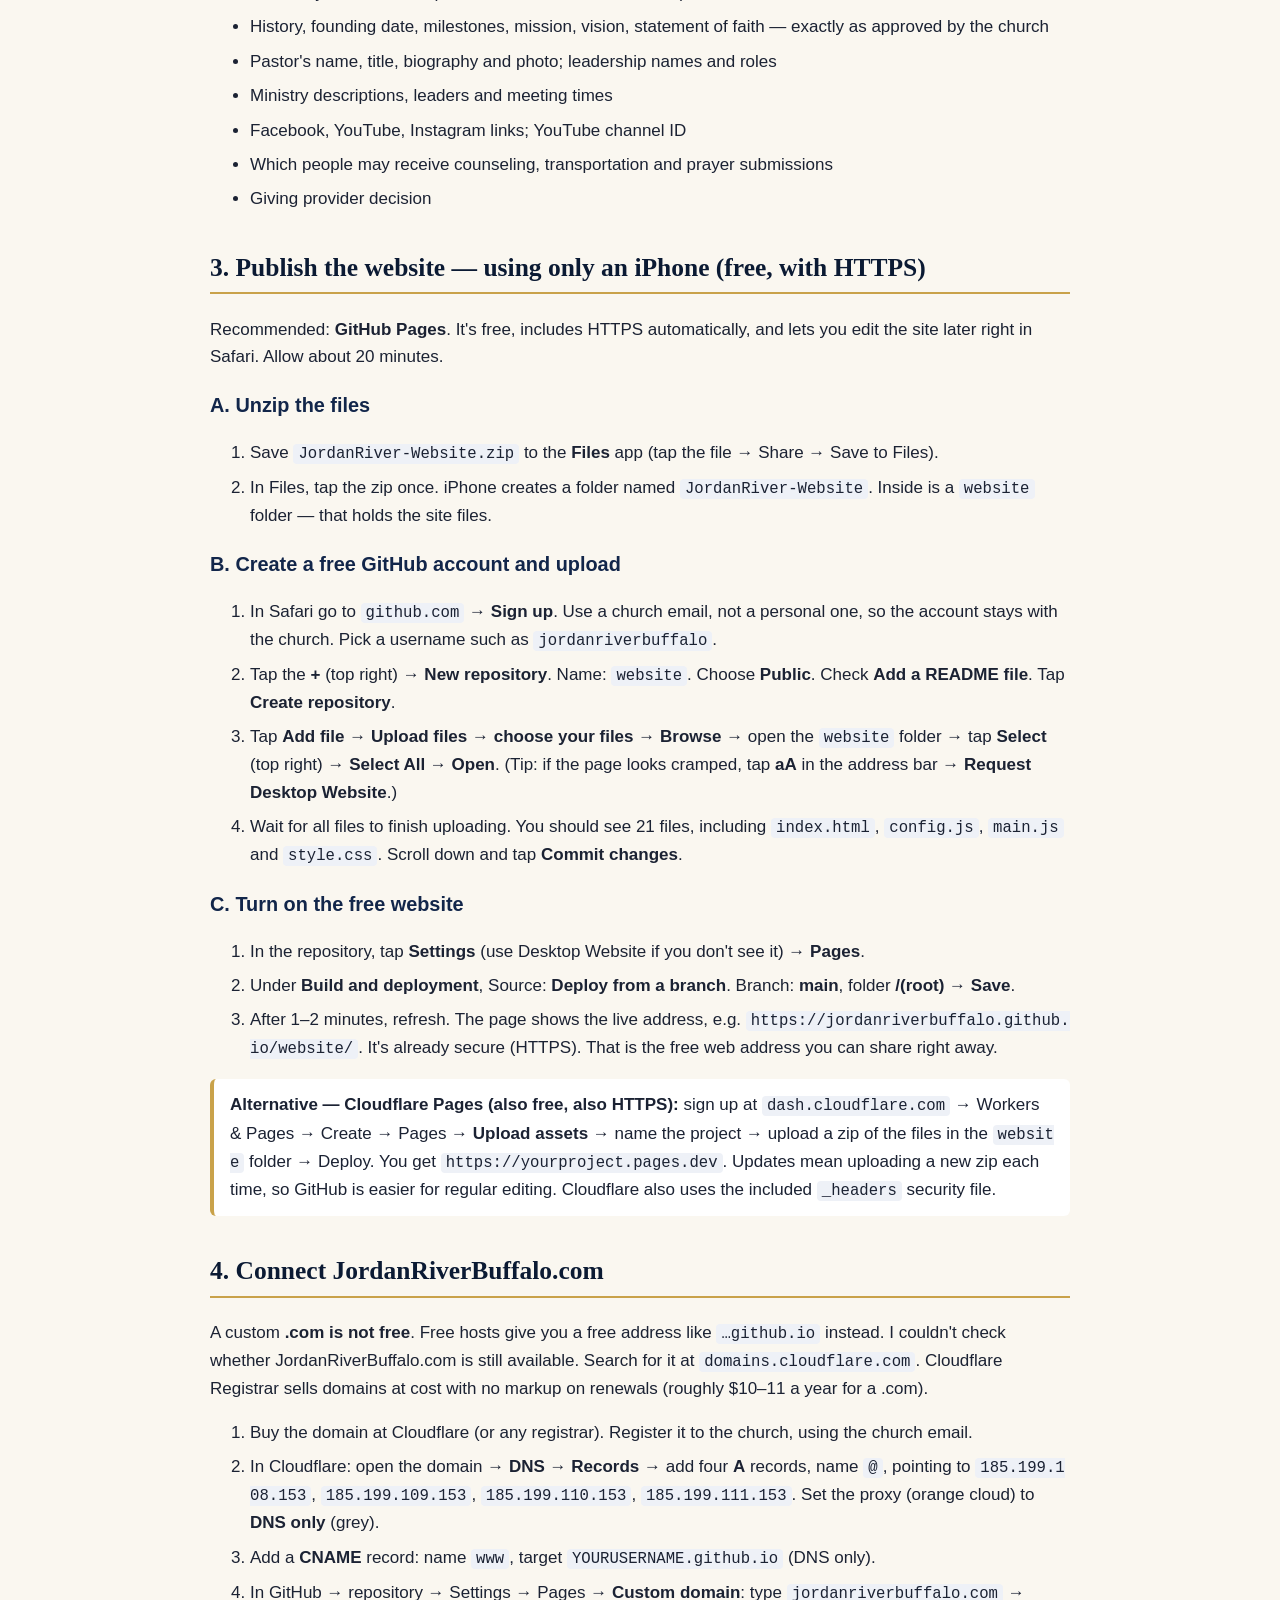
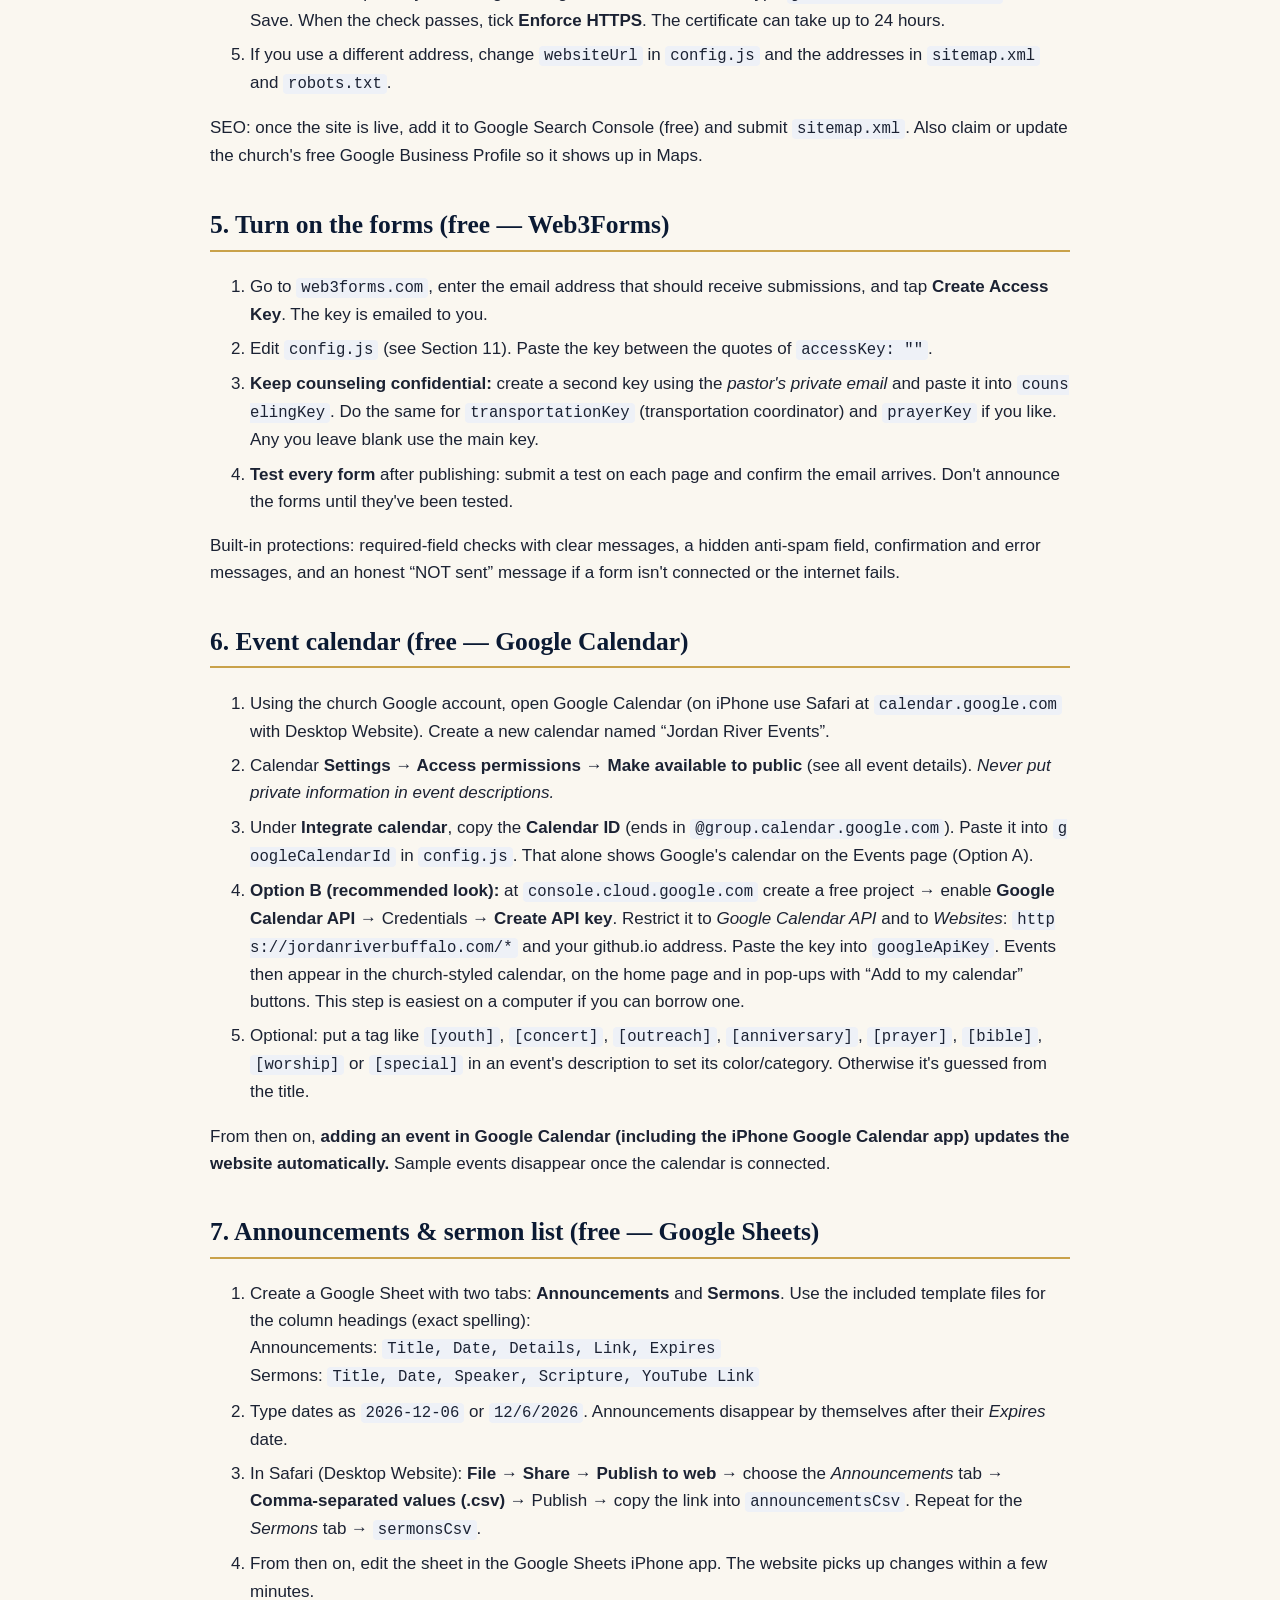
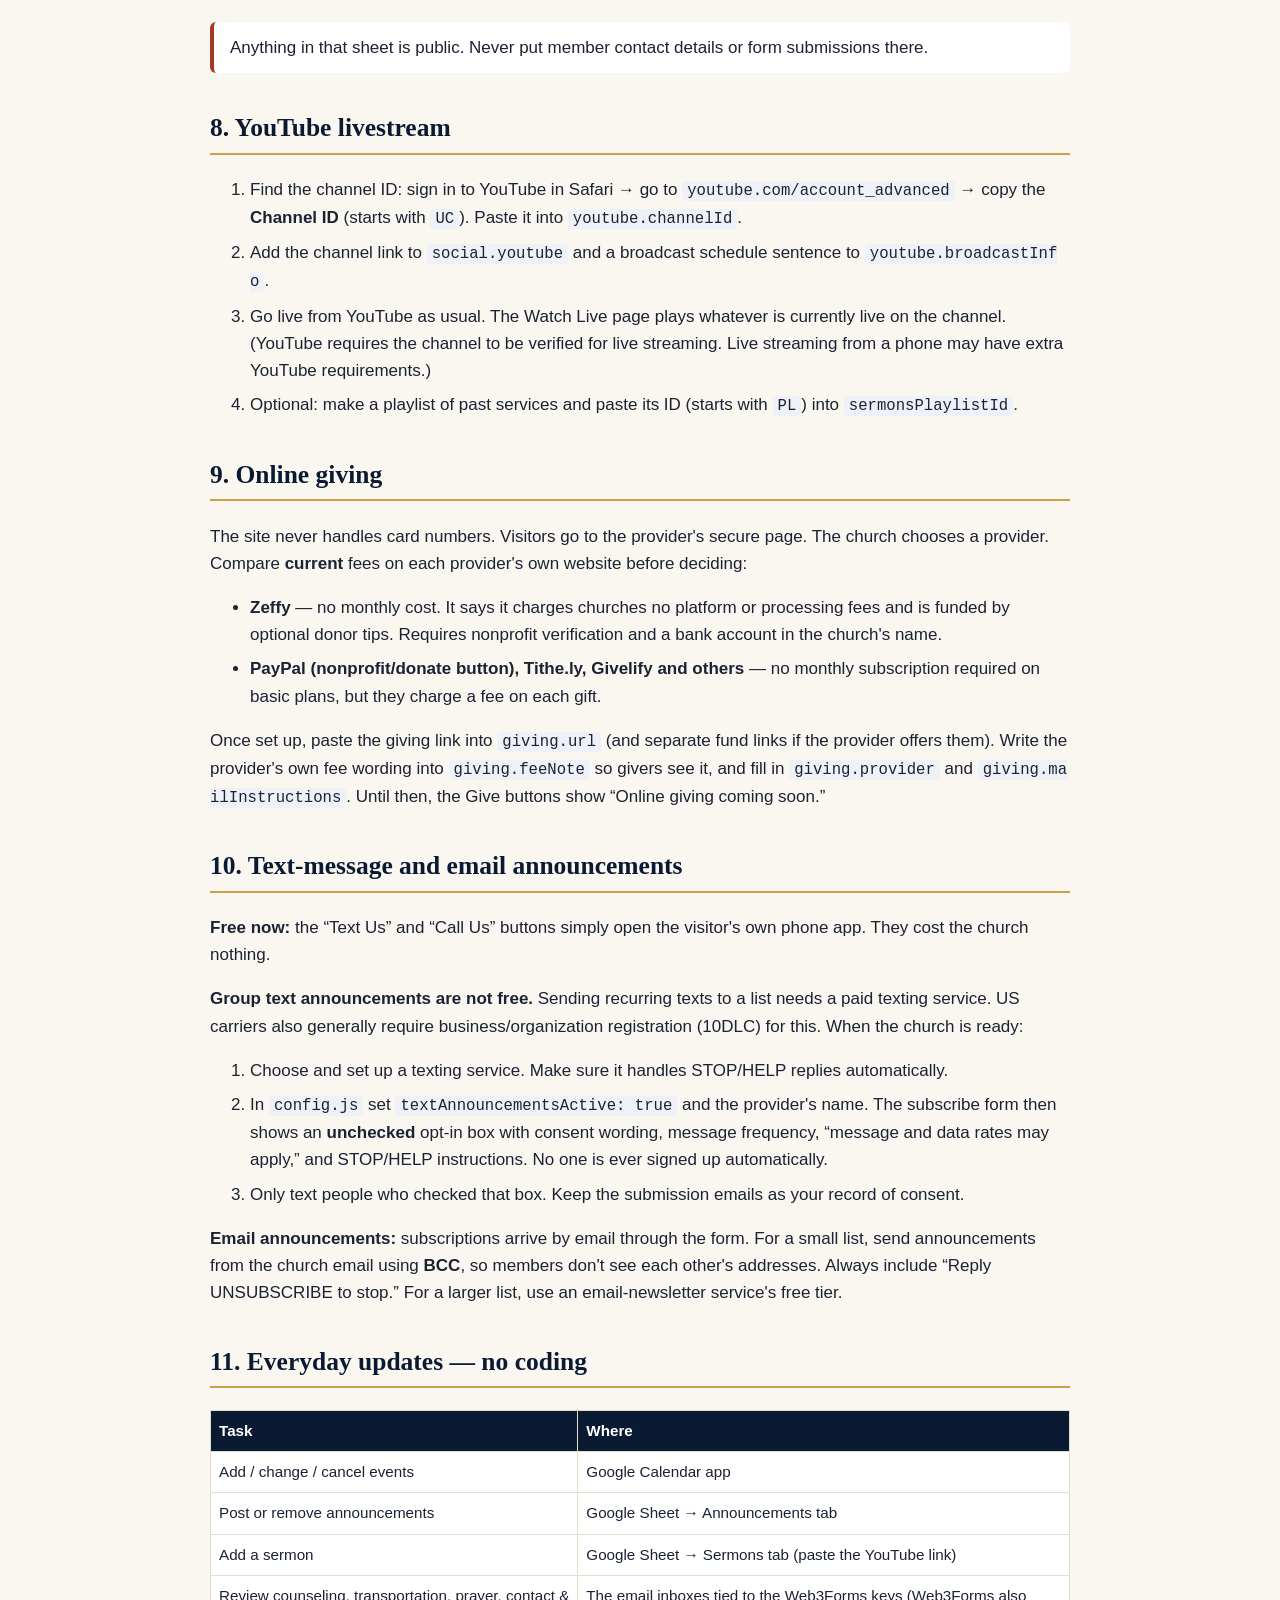
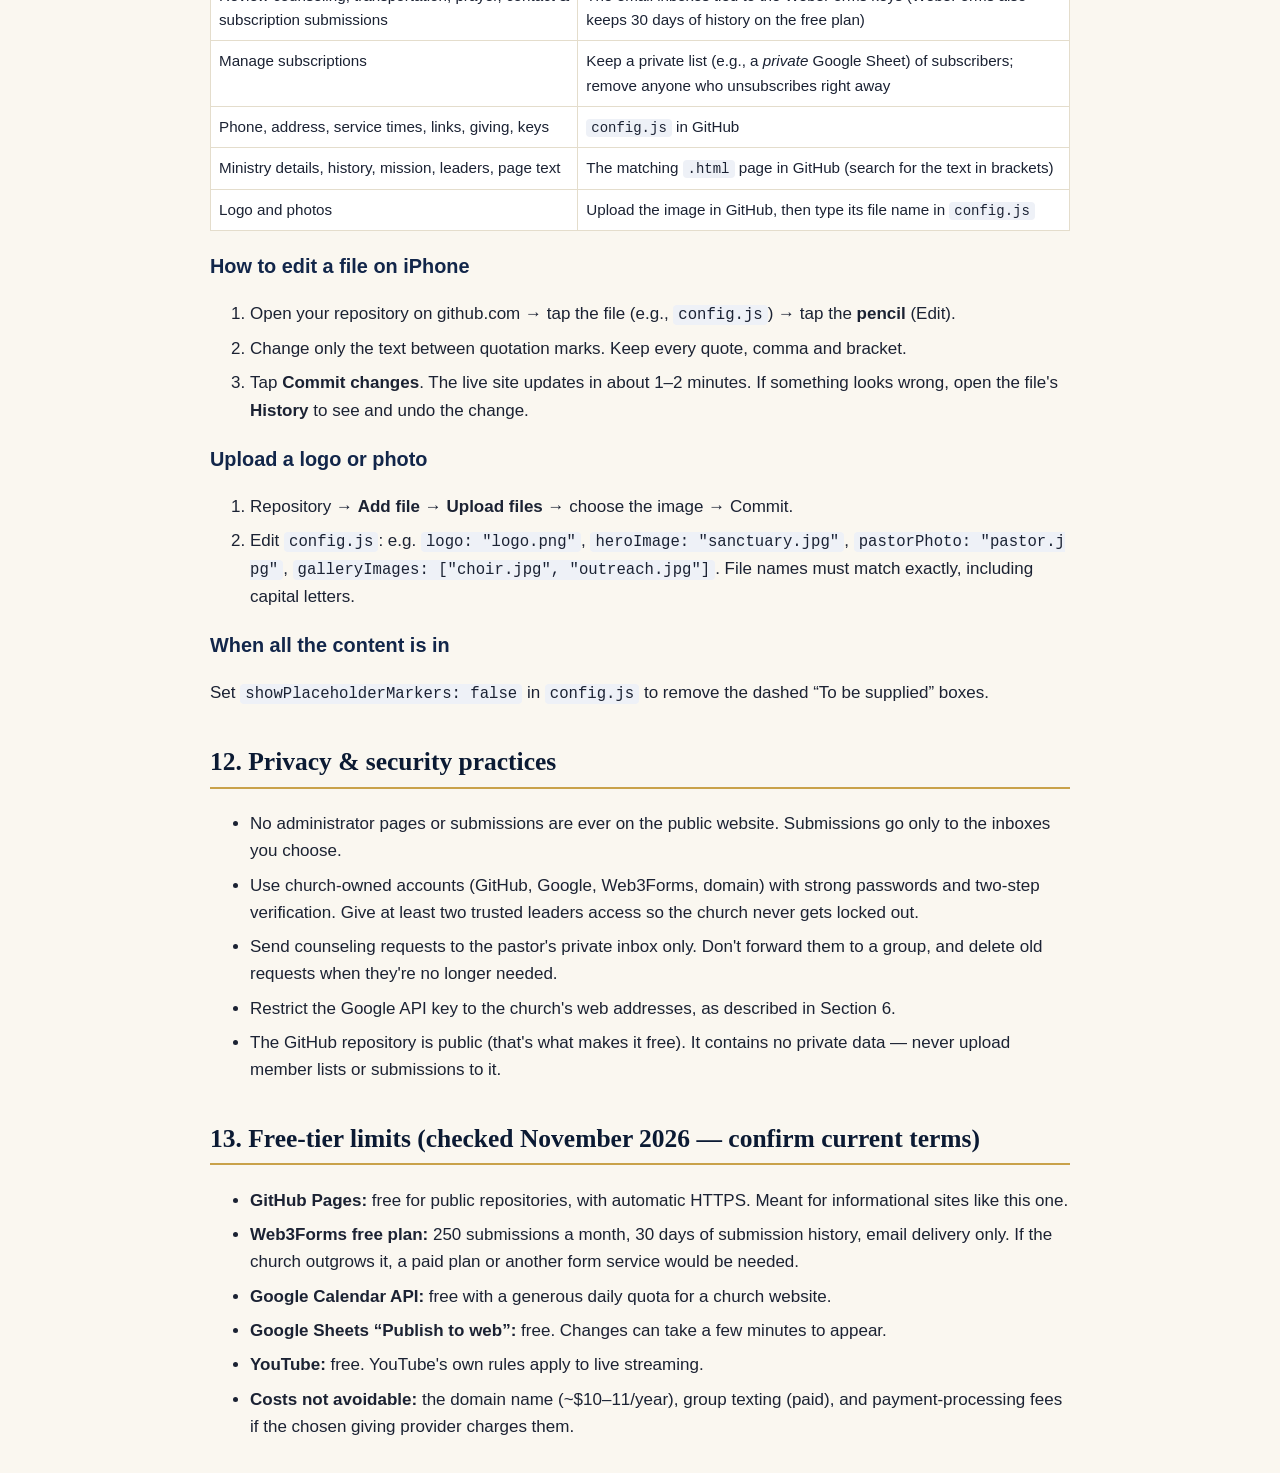
<file: Admin-and-Publishing-Guide.html>
<!DOCTYPE html>
<html lang="en"><head><meta charset="utf-8"><meta name="viewport" content="width=device-width, initial-scale=1">
<title>Jordan River MBC Website — Setup, iPhone Publishing &amp; Admin Guide</title>
<style>
body{font-family:-apple-system,BlinkMacSystemFont,"Segoe UI",Roboto,Arial,sans-serif;font-size:17px;line-height:1.6;color:#1b2233;margin:0;background:#faf7f0}
header{background:#0b1a33;color:#fff;padding:28px 20px;border-bottom:4px solid #c9a24a}
header h1{margin:0;font-family:Georgia,serif;font-size:1.7rem}header p{margin:.4rem 0 0;color:#e6cc85}
main{max-width:860px;margin:0 auto;padding:10px 20px 60px}
h2{font-family:Georgia,serif;color:#0b1a33;border-bottom:2px solid #c9a24a;padding-bottom:4px;margin-top:2.2rem}
h3{color:#12264a;margin-bottom:.3rem}
ol li,ul li{margin-bottom:.45rem}
code{background:#eef1f7;padding:1px 5px;border-radius:4px;font-size:.92em;word-break:break-all}
table{width:100%;border-collapse:collapse;background:#fff;font-size:.95rem;margin:.5rem 0 1rem}
th,td{border:1px solid #e4ddcc;padding:8px;text-align:left;vertical-align:top}th{background:#0b1a33;color:#fff}
.ok{color:#2f6b3a;font-weight:700}.todo{color:#9c4a00;font-weight:700}
.box{background:#fff;border-left:4px solid #c9a24a;padding:12px 16px;border-radius:6px;margin:1rem 0}
.warn{border-left-color:#a23a2a}
nav a{display:inline-block;margin:0 10px 6px 0}
</style></head><body>
<header><h1>Jordan River Missionary Baptist Church Website</h1><p>Setup checklist · Publishing from an iPhone · Administrator guide</p></header>
<main>
<nav class="box"><strong>Jump to:</strong><br>
<a href="#status">1. What works now</a><a href="#info">2. Information needed</a><a href="#publish">3. Publish from iPhone</a><a href="#domain">4. Connect JordanRiverBuffalo.com</a><a href="#forms">5. Turn on forms</a><a href="#calendar">6. Calendar</a><a href="#sheet">7. Announcements &amp; sermons</a><a href="#youtube">8. YouTube</a><a href="#giving">9. Online giving</a><a href="#text">10. Text &amp; email announcements</a><a href="#admin">11. Everyday updates</a><a href="#privacy">12. Privacy &amp; security</a><a href="#limits">13. Free-tier limits</a></nav>

<h2 id="status">1. What works now and what still needs setup</h2>
<p>The website is complete and tested. Everything that depends on church information or an outside account shows a polite “coming soon” message instead of a broken link, and dashed gold “To be supplied” boxes mark content the church still needs to provide.</p>
<table>
<tr><th>Feature</th><th>Status</th><th>What's needed</th></tr>
<tr><td>All 11 pages, navigation, mobile layout, HTTPS-ready</td><td class="ok">Works now</td><td>Publish it (Section 3)</td></tr>
<tr><td>Interactive calendar (month/list views, filters, event pop-ups, add-to-calendar)</td><td class="ok">Works now with labeled SAMPLE events</td><td>Connect a free Google Calendar (Section 6)</td></tr>
<tr><td>Counseling, transportation, prayer, contact &amp; subscribe forms</td><td class="todo">Built and tested, but not sending yet</td><td>Free Web3Forms access key (Section 5). Until then, forms clearly say “your request was NOT sent” and give the phone/email.</td></tr>
<tr><td>Text / Call / Email buttons</td><td class="todo">Needs details</td><td>Church phone, text number and email in <code>config.js</code></td></tr>
<tr><td>Google Map &amp; Directions</td><td class="todo">Needs details</td><td>Street address and ZIP</td></tr>
<tr><td>Livestream &amp; sermon archive with search</td><td class="todo">Needs details</td><td>YouTube channel ID (Section 8) and a sermon sheet (Section 7)</td></tr>
<tr><td>Announcements</td><td class="todo">Needs setup</td><td>Free Google Sheet (Section 7)</td></tr>
<tr><td>Online giving</td><td class="todo">Needs church decision</td><td>Church chooses and sets up a provider, then pastes the link (Section 9). No payment links were made up.</td></tr>
<tr><td>Text-message announcements</td><td class="todo">Not free — off for now</td><td>Requires a paid texting service (Section 10). The opt-in checkbox stays hidden until it's turned on.</td></tr>
<tr><td>Logo, photos, history, mission, vision, statement of faith, pastor &amp; leaders, ministry leaders and meeting times</td><td class="todo">Needs church content</td><td>Supply the real content — nothing was invented</td></tr>
<tr><td>JordanRiverBuffalo.com</td><td class="todo">Must be purchased</td><td>About $10–11 a year — the only cost (Section 4). The site runs free without it.</td></tr>
</table>

<h2 id="info">2. Information to collect from the church</h2>
<ul>
<li>Street address and ZIP; main phone; a phone that can receive texts; office email; optional prayer email; office hours</li>
<li>Confirmed service times (Sunday school, worship, Bible study, prayer meeting)</li>
<li>The church's <strong>original logo</strong> (PNG, ideally with a transparent background) and good photos: building, sanctuary, choir, events (JPG, under 500 KB each is best)</li>
<li>History, founding date, milestones, mission, vision, statement of faith — exactly as approved by the church</li>
<li>Pastor's name, title, biography and photo; leadership names and roles</li>
<li>Ministry descriptions, leaders and meeting times</li>
<li>Facebook, YouTube, Instagram links; YouTube channel ID</li>
<li>Which people may receive counseling, transportation and prayer submissions</li>
<li>Giving provider decision</li>
</ul>

<h2 id="publish">3. Publish the website — using only an iPhone (free, with HTTPS)</h2>
<p>Recommended: <strong>GitHub Pages</strong>. It's free, includes HTTPS automatically, and lets you edit the site later right in Safari. Allow about 20 minutes.</p>
<h3>A. Unzip the files</h3>
<ol><li>Save <code>JordanRiver-Website.zip</code> to the <strong>Files</strong> app (tap the file → Share → Save to Files).</li>
<li>In Files, tap the zip once. iPhone creates a folder named <code>JordanRiver-Website</code>. Inside is a <code>website</code> folder — that holds the site files.</li></ol>
<h3>B. Create a free GitHub account and upload</h3>
<ol>
<li>In Safari go to <code>github.com</code> → <strong>Sign up</strong>. Use a church email, not a personal one, so the account stays with the church. Pick a username such as <code>jordanriverbuffalo</code>.</li>
<li>Tap the <strong>+</strong> (top right) → <strong>New repository</strong>. Name: <code>website</code>. Choose <strong>Public</strong>. Check <strong>Add a README file</strong>. Tap <strong>Create repository</strong>.</li>
<li>Tap <strong>Add file → Upload files → choose your files</strong> → <strong>Browse</strong> → open the <code>website</code> folder → tap <strong>Select</strong> (top right) → <strong>Select All</strong> → <strong>Open</strong>. (Tip: if the page looks cramped, tap <strong>aA</strong> in the address bar → <strong>Request Desktop Website</strong>.)</li>
<li>Wait for all files to finish uploading. You should see 21 files, including <code>index.html</code>, <code>config.js</code>, <code>main.js</code> and <code>style.css</code>. Scroll down and tap <strong>Commit changes</strong>.</li>
</ol>
<h3>C. Turn on the free website</h3>
<ol>
<li>In the repository, tap <strong>Settings</strong> (use Desktop Website if you don't see it) → <strong>Pages</strong>.</li>
<li>Under <strong>Build and deployment</strong>, Source: <strong>Deploy from a branch</strong>. Branch: <strong>main</strong>, folder <strong>/(root)</strong> → <strong>Save</strong>.</li>
<li>After 1–2 minutes, refresh. The page shows the live address, e.g. <code>https://jordanriverbuffalo.github.io/website/</code>. It's already secure (HTTPS). That is the free web address you can share right away.</li>
</ol>
<div class="box"><strong>Alternative — Cloudflare Pages (also free, also HTTPS):</strong> sign up at <code>dash.cloudflare.com</code> → Workers &amp; Pages → Create → Pages → <strong>Upload assets</strong> → name the project → upload a zip of the files in the <code>website</code> folder → Deploy. You get <code>https://yourproject.pages.dev</code>. Updates mean uploading a new zip each time, so GitHub is easier for regular editing. Cloudflare also uses the included <code>_headers</code> security file.</div>

<h2 id="domain">4. Connect JordanRiverBuffalo.com</h2>
<p>A custom <strong>.com is not free</strong>. Free hosts give you a free address like <code>…github.io</code> instead. I couldn't check whether JordanRiverBuffalo.com is still available. Search for it at <code>domains.cloudflare.com</code>. Cloudflare Registrar sells domains at cost with no markup on renewals (roughly $10–11 a year for a .com).</p>
<ol>
<li>Buy the domain at Cloudflare (or any registrar). Register it to the church, using the church email.</li>
<li>In Cloudflare: open the domain → <strong>DNS → Records</strong> → add four <strong>A</strong> records, name <code>@</code>, pointing to <code>185.199.108.153</code>, <code>185.199.109.153</code>, <code>185.199.110.153</code>, <code>185.199.111.153</code>. Set the proxy (orange cloud) to <strong>DNS only</strong> (grey).</li>
<li>Add a <strong>CNAME</strong> record: name <code>www</code>, target <code>YOURUSERNAME.github.io</code> (DNS only).</li>
<li>In GitHub → repository → Settings → Pages → <strong>Custom domain</strong>: type <code>jordanriverbuffalo.com</code> → Save. When the check passes, tick <strong>Enforce HTTPS</strong>. The certificate can take up to 24 hours.</li>
<li>If you use a different address, change <code>websiteUrl</code> in <code>config.js</code> and the addresses in <code>sitemap.xml</code> and <code>robots.txt</code>.</li>
</ol>
<p>SEO: once the site is live, add it to Google Search Console (free) and submit <code>sitemap.xml</code>. Also claim or update the church's free Google Business Profile so it shows up in Maps.</p>

<h2 id="forms">5. Turn on the forms (free — Web3Forms)</h2>
<ol>
<li>Go to <code>web3forms.com</code>, enter the email address that should receive submissions, and tap <strong>Create Access Key</strong>. The key is emailed to you.</li>
<li>Edit <code>config.js</code> (see Section 11). Paste the key between the quotes of <code>accessKey: ""</code>.</li>
<li><strong>Keep counseling confidential:</strong> create a second key using the <em>pastor's private email</em> and paste it into <code>counselingKey</code>. Do the same for <code>transportationKey</code> (transportation coordinator) and <code>prayerKey</code> if you like. Any you leave blank use the main key.</li>
<li><strong>Test every form</strong> after publishing: submit a test on each page and confirm the email arrives. Don't announce the forms until they've been tested.</li>
</ol>
<p>Built-in protections: required-field checks with clear messages, a hidden anti-spam field, confirmation and error messages, and an honest “NOT sent” message if a form isn't connected or the internet fails.</p>

<h2 id="calendar">6. Event calendar (free — Google Calendar)</h2>
<ol>
<li>Using the church Google account, open Google Calendar (on iPhone use Safari at <code>calendar.google.com</code> with Desktop Website). Create a new calendar named “Jordan River Events”.</li>
<li>Calendar <strong>Settings → Access permissions → Make available to public</strong> (see all event details). <em>Never put private information in event descriptions.</em></li>
<li>Under <strong>Integrate calendar</strong>, copy the <strong>Calendar ID</strong> (ends in <code>@group.calendar.google.com</code>). Paste it into <code>googleCalendarId</code> in <code>config.js</code>. That alone shows Google's calendar on the Events page (Option A).</li>
<li><strong>Option B (recommended look):</strong> at <code>console.cloud.google.com</code> create a free project → enable <strong>Google Calendar API</strong> → Credentials → <strong>Create API key</strong>. Restrict it to <em>Google Calendar API</em> and to <em>Websites</em>: <code>https://jordanriverbuffalo.com/*</code> and your github.io address. Paste the key into <code>googleApiKey</code>. Events then appear in the church-styled calendar, on the home page and in pop-ups with “Add to my calendar” buttons. This step is easiest on a computer if you can borrow one.</li>
<li>Optional: put a tag like <code>[youth]</code>, <code>[concert]</code>, <code>[outreach]</code>, <code>[anniversary]</code>, <code>[prayer]</code>, <code>[bible]</code>, <code>[worship]</code> or <code>[special]</code> in an event's description to set its color/category. Otherwise it's guessed from the title.</li>
</ol>
<p>From then on, <strong>adding an event in Google Calendar (including the iPhone Google Calendar app) updates the website automatically.</strong> Sample events disappear once the calendar is connected.</p>

<h2 id="sheet">7. Announcements &amp; sermon list (free — Google Sheets)</h2>
<ol>
<li>Create a Google Sheet with two tabs: <strong>Announcements</strong> and <strong>Sermons</strong>. Use the included template files for the column headings (exact spelling):<br>Announcements: <code>Title, Date, Details, Link, Expires</code><br>Sermons: <code>Title, Date, Speaker, Scripture, YouTube Link</code></li>
<li>Type dates as <code>2026-12-06</code> or <code>12/6/2026</code>. Announcements disappear by themselves after their <em>Expires</em> date.</li>
<li>In Safari (Desktop Website): <strong>File → Share → Publish to web</strong> → choose the <em>Announcements</em> tab → <strong>Comma-separated values (.csv)</strong> → Publish → copy the link into <code>announcementsCsv</code>. Repeat for the <em>Sermons</em> tab → <code>sermonsCsv</code>.</li>
<li>From then on, edit the sheet in the Google Sheets iPhone app. The website picks up changes within a few minutes.</li>
</ol>
<p class="box warn">Anything in that sheet is public. Never put member contact details or form submissions there.</p>

<h2 id="youtube">8. YouTube livestream</h2>
<ol>
<li>Find the channel ID: sign in to YouTube in Safari → go to <code>youtube.com/account_advanced</code> → copy the <strong>Channel ID</strong> (starts with <code>UC</code>). Paste it into <code>youtube.channelId</code>.</li>
<li>Add the channel link to <code>social.youtube</code> and a broadcast schedule sentence to <code>youtube.broadcastInfo</code>.</li>
<li>Go live from YouTube as usual. The Watch Live page plays whatever is currently live on the channel. (YouTube requires the channel to be verified for live streaming. Live streaming from a phone may have extra YouTube requirements.)</li>
<li>Optional: make a playlist of past services and paste its ID (starts with <code>PL</code>) into <code>sermonsPlaylistId</code>.</li>
</ol>

<h2 id="giving">9. Online giving</h2>
<p>The site never handles card numbers. Visitors go to the provider's secure page. The church chooses a provider. Compare <strong>current</strong> fees on each provider's own website before deciding:</p>
<ul>
<li><strong>Zeffy</strong> — no monthly cost. It says it charges churches no platform or processing fees and is funded by optional donor tips. Requires nonprofit verification and a bank account in the church's name.</li>
<li><strong>PayPal (nonprofit/donate button), Tithe.ly, Givelify and others</strong> — no monthly subscription required on basic plans, but they charge a fee on each gift.</li>
</ul>
<p>Once set up, paste the giving link into <code>giving.url</code> (and separate fund links if the provider offers them). Write the provider's own fee wording into <code>giving.feeNote</code> so givers see it, and fill in <code>giving.provider</code> and <code>giving.mailInstructions</code>. Until then, the Give buttons show “Online giving coming soon.”</p>

<h2 id="text">10. Text-message and email announcements</h2>
<p><strong>Free now:</strong> the “Text Us” and “Call Us” buttons simply open the visitor's own phone app. They cost the church nothing.</p>
<p><strong>Group text announcements are not free.</strong> Sending recurring texts to a list needs a paid texting service. US carriers also generally require business/organization registration (10DLC) for this. When the church is ready:</p>
<ol><li>Choose and set up a texting service. Make sure it handles STOP/HELP replies automatically.</li>
<li>In <code>config.js</code> set <code>textAnnouncementsActive: true</code> and the provider's name. The subscribe form then shows an <strong>unchecked</strong> opt-in box with consent wording, message frequency, “message and data rates may apply,” and STOP/HELP instructions. No one is ever signed up automatically.</li>
<li>Only text people who checked that box. Keep the submission emails as your record of consent.</li></ol>
<p><strong>Email announcements:</strong> subscriptions arrive by email through the form. For a small list, send announcements from the church email using <strong>BCC</strong>, so members don't see each other's addresses. Always include “Reply UNSUBSCRIBE to stop.” For a larger list, use an email-newsletter service's free tier.</p>

<h2 id="admin">11. Everyday updates — no coding</h2>
<table>
<tr><th>Task</th><th>Where</th></tr>
<tr><td>Add / change / cancel events</td><td>Google Calendar app</td></tr>
<tr><td>Post or remove announcements</td><td>Google Sheet → Announcements tab</td></tr>
<tr><td>Add a sermon</td><td>Google Sheet → Sermons tab (paste the YouTube link)</td></tr>
<tr><td>Review counseling, transportation, prayer, contact &amp; subscription submissions</td><td>The email inboxes tied to the Web3Forms keys (Web3Forms also keeps 30 days of history on the free plan)</td></tr>
<tr><td>Manage subscriptions</td><td>Keep a private list (e.g., a <em>private</em> Google Sheet) of subscribers; remove anyone who unsubscribes right away</td></tr>
<tr><td>Phone, address, service times, links, giving, keys</td><td><code>config.js</code> in GitHub</td></tr>
<tr><td>Ministry details, history, mission, leaders, page text</td><td>The matching <code>.html</code> page in GitHub (search for the text in brackets)</td></tr>
<tr><td>Logo and photos</td><td>Upload the image in GitHub, then type its file name in <code>config.js</code></td></tr>
</table>
<h3>How to edit a file on iPhone</h3>
<ol><li>Open your repository on github.com → tap the file (e.g., <code>config.js</code>) → tap the <strong>pencil</strong> (Edit).</li>
<li>Change only the text between quotation marks. Keep every quote, comma and bracket.</li>
<li>Tap <strong>Commit changes</strong>. The live site updates in about 1–2 minutes. If something looks wrong, open the file's <strong>History</strong> to see and undo the change.</li></ol>
<h3>Upload a logo or photo</h3>
<ol><li>Repository → <strong>Add file → Upload files</strong> → choose the image → Commit.</li>
<li>Edit <code>config.js</code>: e.g. <code>logo: "logo.png"</code>, <code>heroImage: "sanctuary.jpg"</code>, <code>pastorPhoto: "pastor.jpg"</code>, <code>galleryImages: ["choir.jpg", "outreach.jpg"]</code>. File names must match exactly, including capital letters.</li></ol>
<h3>When all the content is in</h3>
<p>Set <code>showPlaceholderMarkers: false</code> in <code>config.js</code> to remove the dashed “To be supplied” boxes.</p>

<h2 id="privacy">12. Privacy &amp; security practices</h2>
<ul>
<li>No administrator pages or submissions are ever on the public website. Submissions go only to the inboxes you choose.</li>
<li>Use church-owned accounts (GitHub, Google, Web3Forms, domain) with strong passwords and two-step verification. Give at least two trusted leaders access so the church never gets locked out.</li>
<li>Send counseling requests to the pastor's private inbox only. Don't forward them to a group, and delete old requests when they're no longer needed.</li>
<li>Restrict the Google API key to the church's web addresses, as described in Section 6.</li>
<li>The GitHub repository is public (that's what makes it free). It contains no private data — never upload member lists or submissions to it.</li>
</ul>

<h2 id="limits">13. Free-tier limits (checked November 2026 — confirm current terms)</h2>
<ul>
<li><strong>GitHub Pages:</strong> free for public repositories, with automatic HTTPS. Meant for informational sites like this one.</li>
<li><strong>Web3Forms free plan:</strong> 250 submissions a month, 30 days of submission history, email delivery only. If the church outgrows it, a paid plan or another form service would be needed.</li>
<li><strong>Google Calendar API:</strong> free with a generous daily quota for a church website.</li>
<li><strong>Google Sheets “Publish to web”:</strong> free. Changes can take a few minutes to appear.</li>
<li><strong>YouTube:</strong> free. YouTube's own rules apply to live streaming.</li>
<li><strong>Costs not avoidable:</strong> the domain name (~$10–11/year), group texting (paid), and payment-processing fees if the chosen giving provider charges them.</li>
</ul>
</main></body></html>
</file>
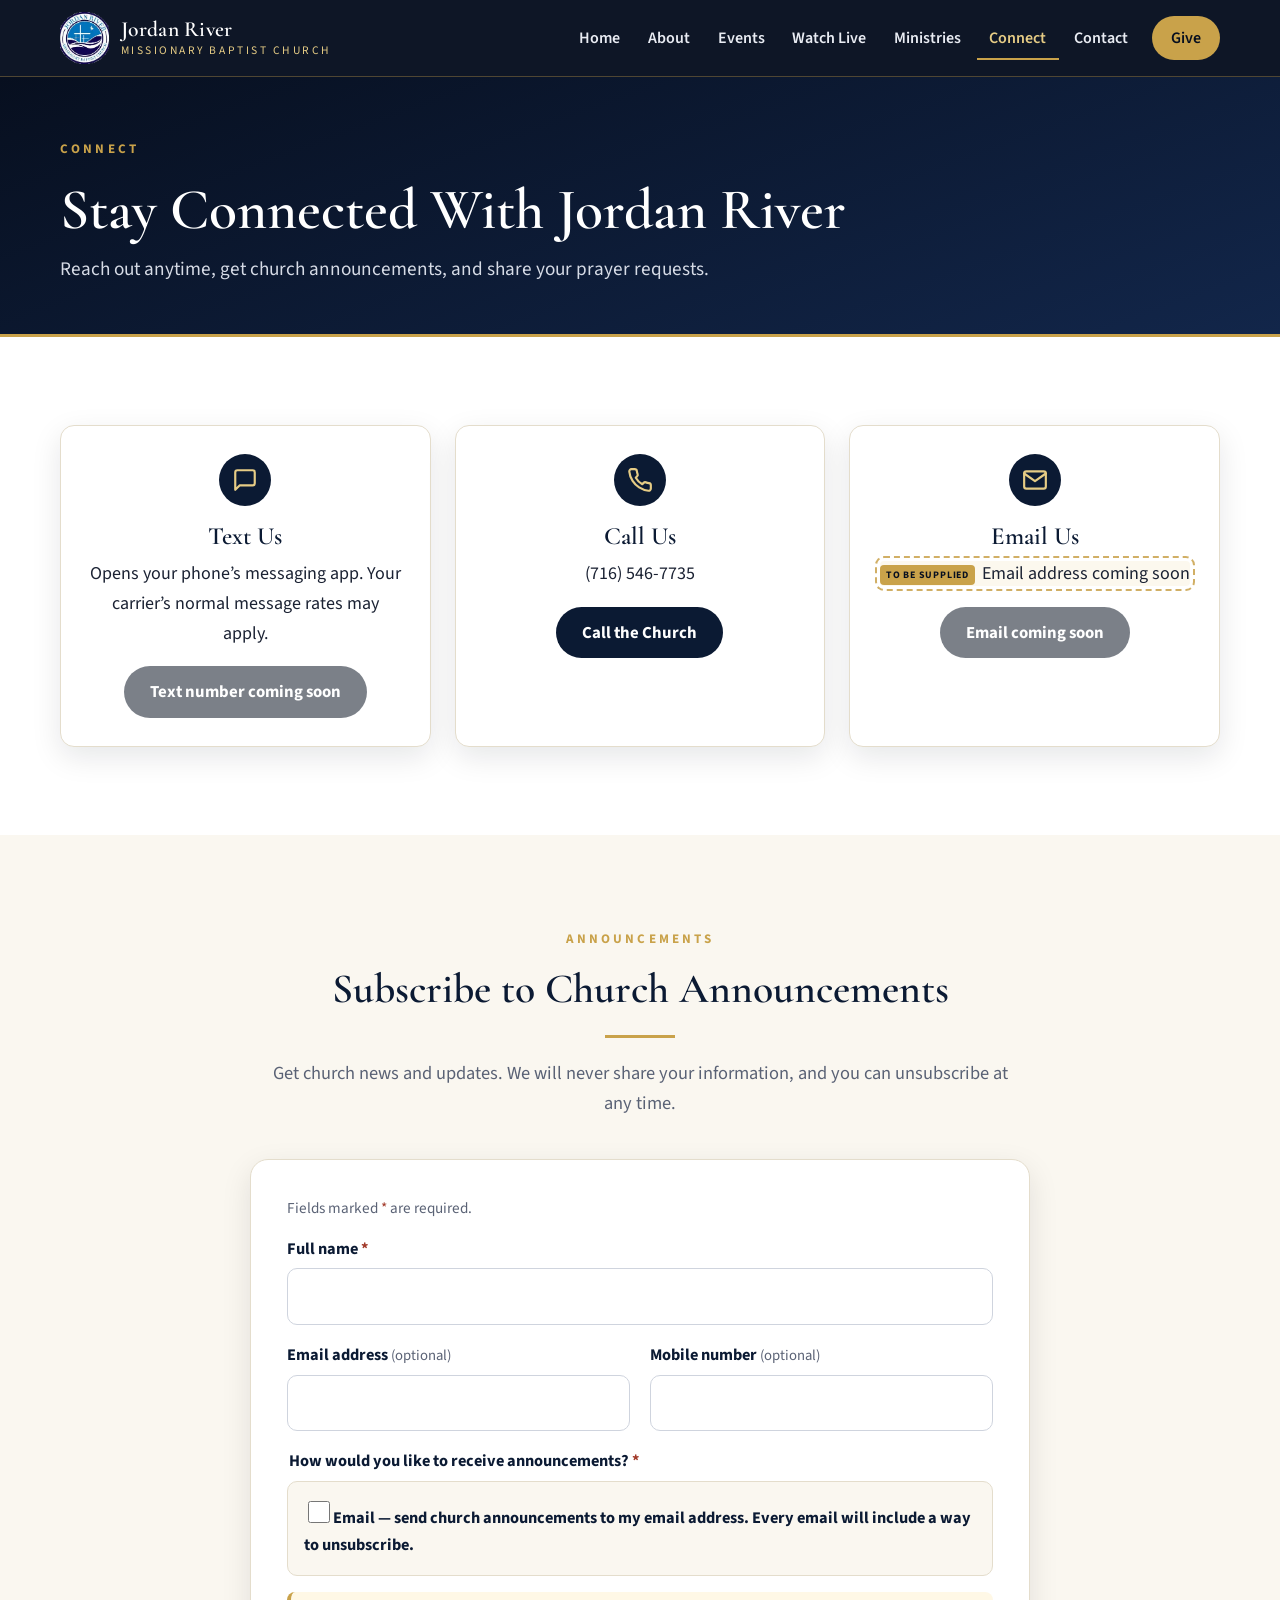
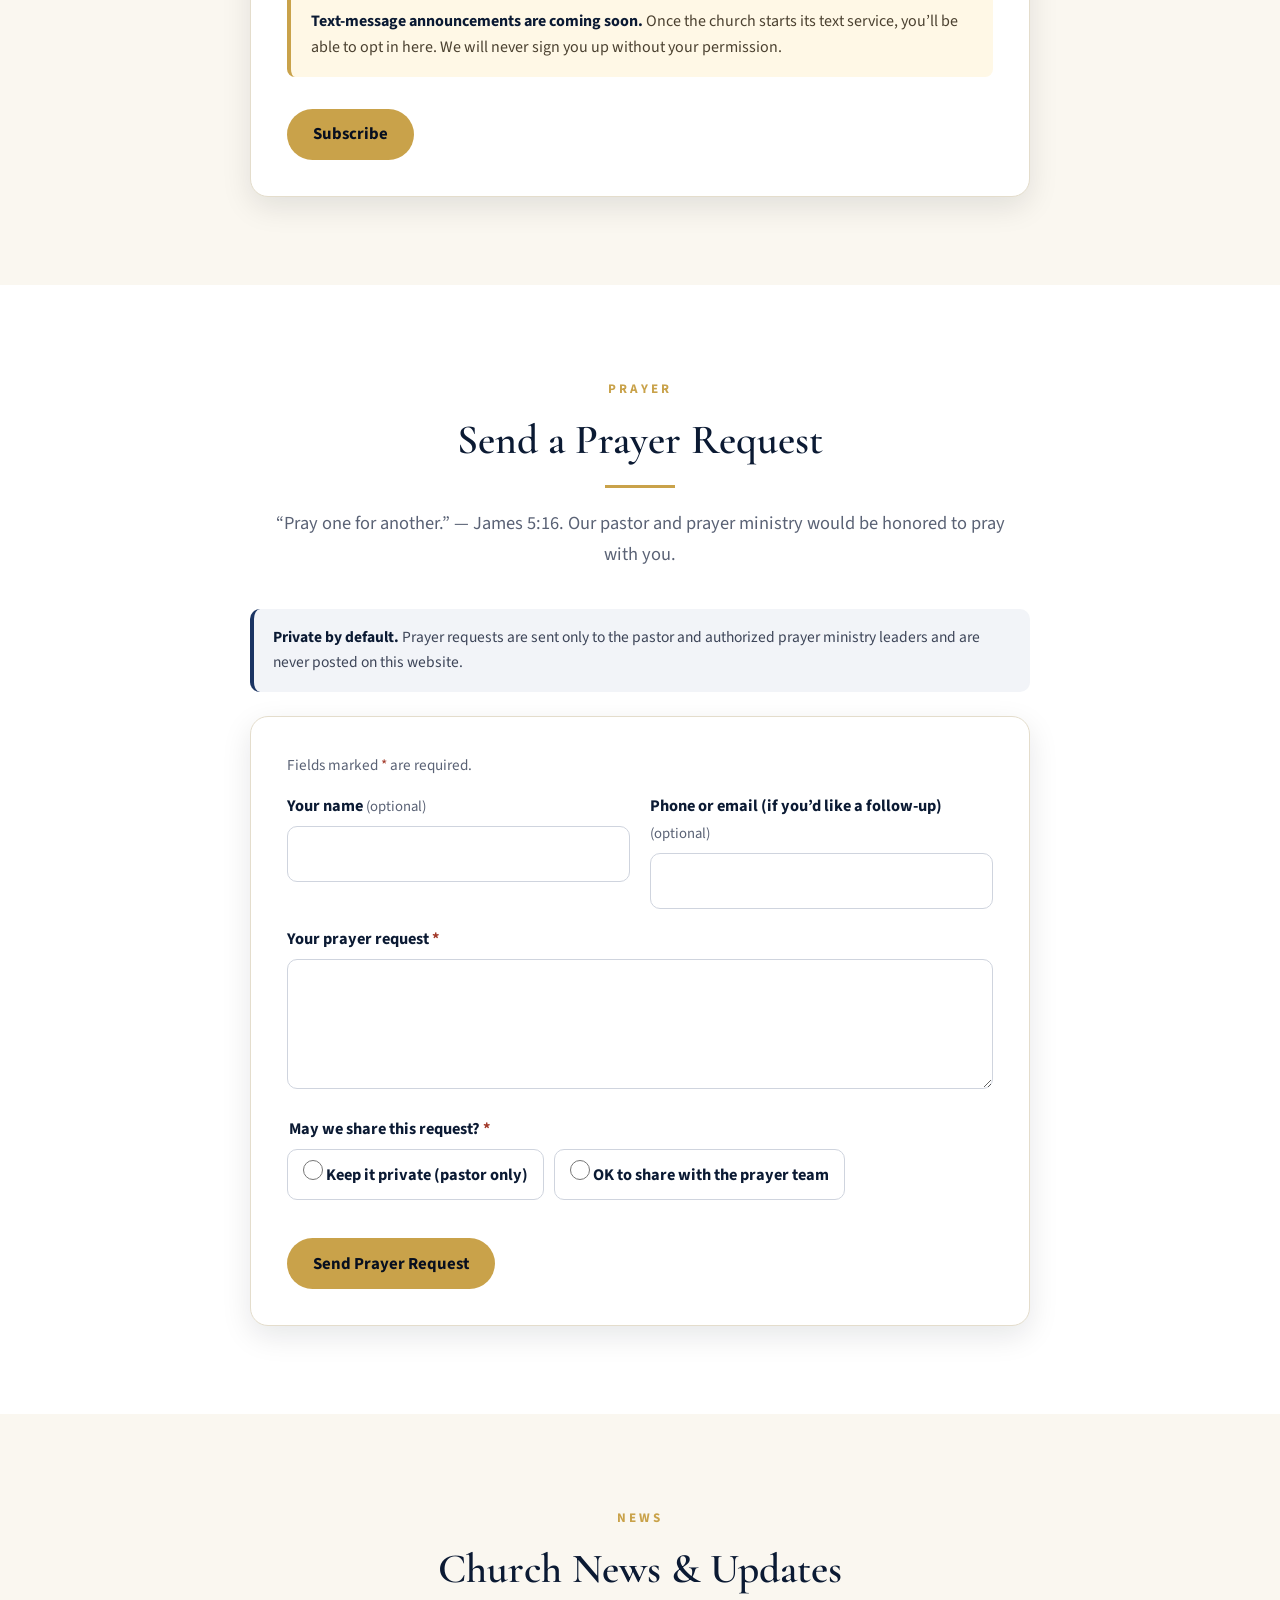
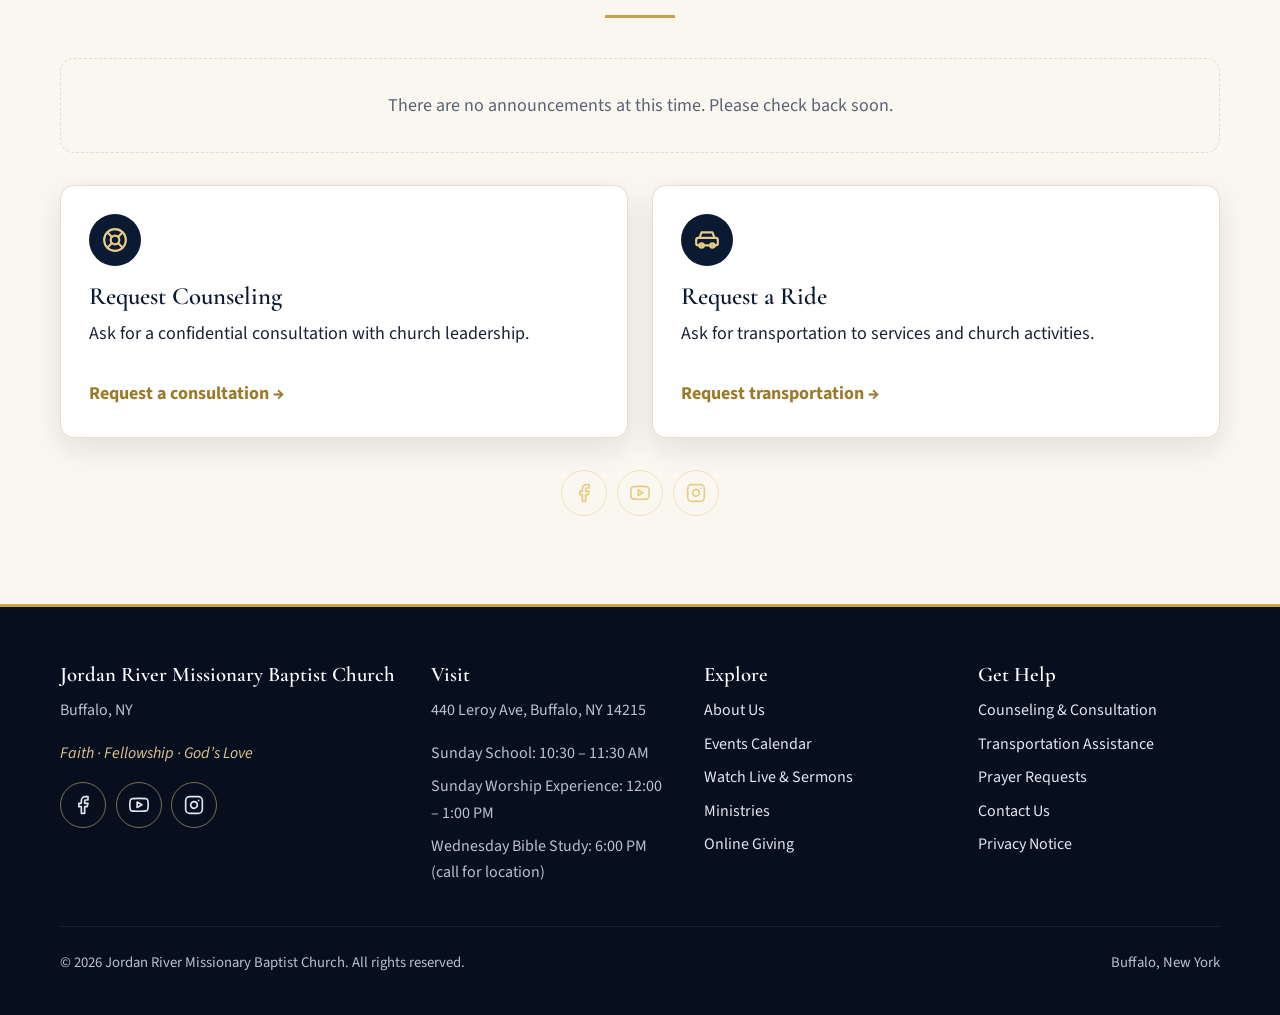
<file: connect.html>
<!DOCTYPE html>
<html lang="en">
<head>
<meta charset="utf-8">
<meta name="viewport" content="width=device-width, initial-scale=1, viewport-fit=cover">
<title>Stay Connected | Jordan River Missionary Baptist Church</title>
<meta name="description" content="Text, call or email Jordan River Missionary Baptist Church, subscribe to announcements, and send a prayer request.">
<link rel="canonical" href="https://jordanriverbuffalo.com/connect.html">
<meta name="theme-color" content="#0b1a33">
<meta property="og:type" content="website">
<meta property="og:title" content="Stay Connected | Jordan River Missionary Baptist Church">
<meta property="og:description" content="Text, call or email Jordan River Missionary Baptist Church, subscribe to announcements, and send a prayer request.">
<meta property="og:url" content="https://jordanriverbuffalo.com/connect.html">
<meta property="og:site_name" content="Jordan River Missionary Baptist Church">
<link rel="icon" href="favicon.svg" type="image/svg+xml">
<link rel="preconnect" href="https://fonts.googleapis.com">
<link rel="preconnect" href="https://fonts.gstatic.com" crossorigin>
<link href="https://fonts.googleapis.com/css2?family=Cormorant+Garamond:ital,wght@0,500;0,600;1,500&family=Source+Sans+3:wght@400;600;700&display=swap" rel="stylesheet">
<link rel="stylesheet" href="style.css">
<script src="config.js" defer></script>
<script src="main.js" defer></script>
</head>
<body data-page="connect">
<a class="skip-link" href="#main">Skip to main content</a>
<header class="site-header">
  <div class="container header-inner">
    <a class="brand" href="index.html" aria-label="Jordan River Missionary Baptist Church — home">
      <img data-logo hidden alt="Jordan River Missionary Baptist Church logo">
      <span class="brand-text"><span class="brand-name">Jordan River</span><span class="brand-sub">Missionary Baptist Church</span></span>
    </a>
    <button class="nav-toggle" type="button" aria-expanded="false" aria-controls="main-nav"><span class="bars" aria-hidden="true"></span> Menu</button>
    <nav class="main-nav" id="main-nav" aria-label="Main"><ul><li><a href="index.html">Home</a></li><li><a href="about.html">About</a></li><li><a href="events.html">Events</a></li><li><a href="watch.html">Watch Live</a></li><li><a href="ministries.html">Ministries</a></li><li><a href="connect.html" aria-current="page">Connect</a></li><li><a href="contact.html">Contact</a></li><li><a class="nav-give" href="give.html">Give</a></li></ul></nav>
  </div>
</header>
<main id="main">
<section class="page-hero"><div class="container"><span class="eyebrow">Connect</span><h1>Stay Connected With Jordan River</h1><p>Reach out anytime, get church announcements, and share your prayer requests.</p></div></section>
<section class="section">
  <div class="container">
    <div class="grid grid-3">
      <div class="card center"><div class="card-icon" style="margin-inline:auto"><svg viewBox="0 0 24 24" fill="none" stroke="currentColor" stroke-width="2" stroke-linecap="round" stroke-linejoin="round" aria-hidden="true" focusable="false"><path d="M21 15a2 2 0 0 1-2 2H7l-4 4V5a2 2 0 0 1 2-2h14a2 2 0 0 1 2 2z"/></svg></div><h3>Text Us</h3><p>Opens your phone’s messaging app. Your carrier’s normal message rates may apply.</p><a class="btn btn-navy" data-link="sms" data-missing-label="Text number coming soon" href="#"><span class="lbl">Send a Text</span></a></div>
      <div class="card center"><div class="card-icon" style="margin-inline:auto"><svg viewBox="0 0 24 24" fill="none" stroke="currentColor" stroke-width="2" stroke-linecap="round" stroke-linejoin="round" aria-hidden="true" focusable="false"><path d="M22 16.92v3a2 2 0 0 1-2.18 2 19.79 19.79 0 0 1-8.63-3.07 19.5 19.5 0 0 1-6-6 19.79 19.79 0 0 1-3.07-8.67A2 2 0 0 1 4.11 2h3a2 2 0 0 1 2 1.72c.13.96.36 1.9.7 2.81a2 2 0 0 1-.45 2.11L8.09 9.91a16 16 0 0 0 6 6l1.27-1.27a2 2 0 0 1 2.11-.45c.91.34 1.85.57 2.81.7A2 2 0 0 1 22 16.92z"/></svg></div><h3>Call Us</h3><p><span data-cfg="phone" class="ph">Phone number coming soon</span></p><a class="btn btn-navy" data-link="tel" data-missing-label="Phone coming soon" href="#"><span class="lbl">Call the Church</span></a></div>
      <div class="card center"><div class="card-icon" style="margin-inline:auto"><svg viewBox="0 0 24 24" fill="none" stroke="currentColor" stroke-width="2" stroke-linecap="round" stroke-linejoin="round" aria-hidden="true" focusable="false"><rect x="2" y="4" width="20" height="16" rx="2"/><polyline points="22,6 12,13 2,6"/></svg></div><h3>Email Us</h3><p><span data-cfg="email" class="ph">Email address coming soon</span></p><a class="btn btn-navy" data-link="mailto" data-missing-label="Email coming soon" href="#"><span class="lbl">Send an Email</span></a></div>
    </div>
  </div>
</section>

<section class="section section-ivory" id="subscribe">
  <div class="container narrow">
    <div class="section-head"><span class="eyebrow">Announcements</span><h2>Subscribe to Church Announcements</h2><hr class="divider"><p>Get church news and updates. We will never share your information, and you can unsubscribe at any time.</p></div>
    <form class="form-card" data-form="subscribe" data-subscribe data-subject="New announcements subscription"
      data-success="<strong>Thank you for subscribing!</strong> You’ll start receiving church announcements. You can unsubscribe at any time.">
      <p class="muted" style="font-size:.95rem">Fields marked <span class="req" style="color:var(--danger)">*</span> are required.</p>
      <div class="form-grid">
        <div class="field full"><label for="s-name">Full name <span class="req" aria-hidden="true">*</span></label><input type="text" id="s-name" name="name" autocomplete="name" required></div>
        <div class="field"><label for="s-email">Email address <span class="opt">(optional)</span></label><input type="email" id="s-email" name="email" autocomplete="email"></div>
        <div class="field"><label for="s-phone">Mobile number <span class="opt">(optional)</span></label><input type="tel" id="s-phone" name="phone" autocomplete="tel" inputmode="tel"></div>
        <fieldset class="field full"><legend>How would you like to receive announcements? <span class="req" aria-hidden="true">*</span></legend>
          <label class="consent"><input type="checkbox" id="s-want-email" name="subscribe_email" data-label="Email announcements" data-yes="Yes — subscribe me by email"><span><strong>Email</strong> — send church announcements to my email address. Every email will include a way to unsubscribe.</span></label>
          <div data-text-optin hidden class="mt-1">
            <label class="consent"><input type="checkbox" id="s-want-text" name="subscribe_text" data-label="Text message consent" data-yes="YES — agreed to receive recurring automated text messages"><span><strong>Text messages</strong> — By checking this box, I agree to receive recurring automated text messages with church announcements from Jordan River Missionary Baptist Church at the mobile number above. Consent is not required to attend or participate in any church activity. Message frequency varies. Message and data rates may apply. Reply <strong>STOP</strong> to opt out at any time, or <strong>HELP</strong> for help.</span></label>
          </div>
          <p class="notice mt-1 mb-0" data-text-inactive><strong>Text-message announcements are coming soon.</strong> Once the church starts its text service, you’ll be able to opt in here. We will never sign you up without your permission.</p>
        </fieldset>
      </div>
      <div class="hp-field" aria-hidden="true"><label>Leave this box unchecked<input type="checkbox" name="botcheck" tabindex="-1" autocomplete="off"></label></div>
      <div class="btn-row mt-2"><button class="btn btn-gold" type="submit">Subscribe</button></div>
      <div class="form-status" role="status" aria-live="polite"></div>
    </form>
  </div>
</section>

<section class="section" id="prayer">
  <div class="container narrow">
    <div class="section-head"><span class="eyebrow">Prayer</span><h2>Send a Prayer Request</h2><hr class="divider"><p>“Pray one for another.” — James 5:16. Our pastor and prayer ministry would be honored to pray with you.</p></div>
    <div class="privacy-box"><strong>Private by default.</strong> Prayer requests are sent only to the pastor and authorized prayer ministry leaders and are never posted on this website.</div>
    <form class="form-card" data-form="prayer" data-key="prayerKey" data-subject="New prayer request"
      data-success="<strong>Thank you.</strong> Your prayer request was received and will be lifted up in prayer.">
      <p class="muted" style="font-size:.95rem">Fields marked <span class="req" style="color:var(--danger)">*</span> are required.</p>
      <div class="form-grid">
        <div class="field"><label for="p-name">Your name <span class="opt">(optional)</span></label><input type="text" id="p-name" name="name" autocomplete="name"></div>
        <div class="field"><label for="p-contact">Phone or email (if you’d like a follow-up) <span class="opt">(optional)</span></label><input type="text" id="p-contact" name="contact"></div>
        <div class="field full"><label for="p-request">Your prayer request <span class="req" aria-hidden="true">*</span></label><textarea id="p-request" name="request" required maxlength="1500"></textarea></div>
        <fieldset class="field full"><legend>May we share this request? <span class="req" aria-hidden="true">*</span></legend><div class="choice-row"><label class="choice"><input type="radio" name="sharing" value="Keep it private (pastor only)" required> Keep it private (pastor only)</label><label class="choice"><input type="radio" name="sharing" value="OK to share with the prayer team" required> OK to share with the prayer team</label></div></fieldset>
      </div>
      <div class="hp-field" aria-hidden="true"><label>Leave this box unchecked<input type="checkbox" name="botcheck" tabindex="-1" autocomplete="off"></label></div>
      <div class="btn-row mt-2"><button class="btn btn-gold" type="submit">Send Prayer Request</button></div>
      <div class="form-status" role="status" aria-live="polite"></div>
    </form>
    <p class="center mt-1"><a data-link="prayer-mail" data-hide-if-missing href="#">Prefer email? Send your prayer request by email.</a></p>
  </div>
</section>

<section class="section section-ivory">
  <div class="container">
    <div class="section-head"><span class="eyebrow">News</span><h2>Church News &amp; Updates</h2><hr class="divider"></div>
    <div class="grid grid-3" data-announcements data-count="6"></div>
    <div class="grid grid-2 mt-2">
      <a class="card card-link" href="counseling.html"><div class="card-icon"><svg viewBox="0 0 24 24" fill="none" stroke="currentColor" stroke-width="2" stroke-linecap="round" stroke-linejoin="round" aria-hidden="true" focusable="false"><circle cx="12" cy="12" r="10"/><circle cx="12" cy="12" r="4"/><line x1="4.93" y1="4.93" x2="9.17" y2="9.17"/><line x1="14.83" y1="14.83" x2="19.07" y2="19.07"/><line x1="14.83" y1="9.17" x2="19.07" y2="4.93"/><line x1="4.93" y1="19.07" x2="9.17" y2="14.83"/></svg></div><h3>Request Counseling</h3><p>Ask for a confidential consultation with church leadership.</p><span class="more">Request a consultation →</span></a>
      <a class="card card-link" href="transportation.html"><div class="card-icon"><svg viewBox="0 0 24 24" fill="none" stroke="currentColor" stroke-width="2" stroke-linecap="round" stroke-linejoin="round" aria-hidden="true" focusable="false"><rect x="2" y="10" width="20" height="7" rx="2"/><path d="M5 10l2-5h10l2 5"/><circle cx="7" cy="17" r="2"/><circle cx="17" cy="17" r="2"/></svg></div><h3>Request a Ride</h3><p>Ask for transportation to services and church activities.</p><span class="more">Request transportation →</span></a>
    </div>
    <div class="center mt-2" style="display:flex;justify-content:center"><div class="social"><a data-link="facebook" href="#" aria-label="Facebook"><svg viewBox="0 0 24 24" fill="none" stroke="currentColor" stroke-width="2" stroke-linecap="round" stroke-linejoin="round" aria-hidden="true" focusable="false"><path d="M18 2h-3a5 5 0 0 0-5 5v3H7v4h3v8h4v-8h3l1-4h-4V7a1 1 0 0 1 1-1h3z"/></svg></a><a data-link="youtube" href="#" aria-label="YouTube"><svg viewBox="0 0 24 24" fill="none" stroke="currentColor" stroke-width="2" stroke-linecap="round" stroke-linejoin="round" aria-hidden="true" focusable="false"><path d="M22.54 6.42a2.78 2.78 0 0 0-1.94-2C18.88 4 12 4 12 4s-6.88 0-8.6.46a2.78 2.78 0 0 0-1.94 2A29 29 0 0 0 1 11.75a29 29 0 0 0 .46 5.33A2.78 2.78 0 0 0 3.4 19c1.72.46 8.6.46 8.6.46s6.88 0 8.6-.46a2.78 2.78 0 0 0 1.94-2 29 29 0 0 0 .46-5.25 29 29 0 0 0-.46-5.33z"/><polygon points="9.75 15.02 15.5 11.75 9.75 8.48 9.75 15.02"/></svg></a><a data-link="instagram" href="#" aria-label="Instagram"><svg viewBox="0 0 24 24" fill="none" stroke="currentColor" stroke-width="2" stroke-linecap="round" stroke-linejoin="round" aria-hidden="true" focusable="false"><rect x="2" y="2" width="20" height="20" rx="5"/><path d="M16 11.37A4 4 0 1 1 12.63 8 4 4 0 0 1 16 11.37z"/><line x1="17.5" y1="6.5" x2="17.51" y2="6.5"/></svg></a></div></div>
  </div>
</section>

</main>
<footer class="site-footer">
  <div class="container">
    <div class="footer-grid">
      <div>
        <h3>Jordan River Missionary Baptist Church</h3>
        <p><span data-cfg="cityline">Buffalo, NY</span></p>
        <p class="mb-0" style="color:#d8c58f;font-style:italic">Faith · Fellowship · God’s Love</p>
        <div class="mt-1"><div class="social"><a data-link="facebook" href="#" aria-label="Facebook"><svg viewBox="0 0 24 24" fill="none" stroke="currentColor" stroke-width="2" stroke-linecap="round" stroke-linejoin="round" aria-hidden="true" focusable="false"><path d="M18 2h-3a5 5 0 0 0-5 5v3H7v4h3v8h4v-8h3l1-4h-4V7a1 1 0 0 1 1-1h3z"/></svg></a><a data-link="youtube" href="#" aria-label="YouTube"><svg viewBox="0 0 24 24" fill="none" stroke="currentColor" stroke-width="2" stroke-linecap="round" stroke-linejoin="round" aria-hidden="true" focusable="false"><path d="M22.54 6.42a2.78 2.78 0 0 0-1.94-2C18.88 4 12 4 12 4s-6.88 0-8.6.46a2.78 2.78 0 0 0-1.94 2A29 29 0 0 0 1 11.75a29 29 0 0 0 .46 5.33A2.78 2.78 0 0 0 3.4 19c1.72.46 8.6.46 8.6.46s6.88 0 8.6-.46a2.78 2.78 0 0 0 1.94-2 29 29 0 0 0 .46-5.25 29 29 0 0 0-.46-5.33z"/><polygon points="9.75 15.02 15.5 11.75 9.75 8.48 9.75 15.02"/></svg></a><a data-link="instagram" href="#" aria-label="Instagram"><svg viewBox="0 0 24 24" fill="none" stroke="currentColor" stroke-width="2" stroke-linecap="round" stroke-linejoin="round" aria-hidden="true" focusable="false"><rect x="2" y="2" width="20" height="20" rx="5"/><path d="M16 11.37A4 4 0 1 1 12.63 8 4 4 0 0 1 16 11.37z"/><line x1="17.5" y1="6.5" x2="17.51" y2="6.5"/></svg></a></div></div>
      </div>
      <div>
        <h3>Visit</h3>
        <p class="mb-0"><span data-cfg="address" class="ph">Street address coming soon</span></p>
        <ul class="footer-links mt-1" data-service-times-inline></ul>
      </div>
      <div>
        <h3>Explore</h3>
        <ul class="footer-links">
          <li><a href="about.html">About Us</a></li><li><a href="events.html">Events Calendar</a></li>
          <li><a href="watch.html">Watch Live &amp; Sermons</a></li><li><a href="ministries.html">Ministries</a></li>
          <li><a href="give.html">Online Giving</a></li>
        </ul>
      </div>
      <div>
        <h3>Get Help</h3>
        <ul class="footer-links">
          <li><a href="counseling.html">Counseling &amp; Consultation</a></li><li><a href="transportation.html">Transportation Assistance</a></li>
          <li><a href="connect.html#prayer">Prayer Requests</a></li><li><a href="contact.html">Contact Us</a></li>
          <li><a href="privacy.html">Privacy Notice</a></li>
        </ul>
      </div>
    </div>
    <div class="footer-bottom">
      <span>© <span data-year></span> Jordan River Missionary Baptist Church. All rights reserved.</span>
      <span>Buffalo, New York</span>
    </div>
  </div>
</footer>
<nav class="quick-bar" aria-label="Quick actions">
  <a href="watch.html"><svg viewBox="0 0 24 24" fill="none" stroke="currentColor" stroke-width="2" stroke-linecap="round" stroke-linejoin="round" aria-hidden="true" focusable="false"><polygon points="6 4 20 12 6 20 6 4"/></svg>Watch</a>
  <a href="events.html"><svg viewBox="0 0 24 24" fill="none" stroke="currentColor" stroke-width="2" stroke-linecap="round" stroke-linejoin="round" aria-hidden="true" focusable="false"><rect x="3" y="4" width="18" height="18" rx="2"/><line x1="16" y1="2" x2="16" y2="6"/><line x1="8" y1="2" x2="8" y2="6"/><line x1="3" y1="10" x2="21" y2="10"/></svg>Events</a>
  <a data-link="tel" href="#" data-missing-title="Phone number coming soon"><svg viewBox="0 0 24 24" fill="none" stroke="currentColor" stroke-width="2" stroke-linecap="round" stroke-linejoin="round" aria-hidden="true" focusable="false"><path d="M22 16.92v3a2 2 0 0 1-2.18 2 19.79 19.79 0 0 1-8.63-3.07 19.5 19.5 0 0 1-6-6 19.79 19.79 0 0 1-3.07-8.67A2 2 0 0 1 4.11 2h3a2 2 0 0 1 2 1.72c.13.96.36 1.9.7 2.81a2 2 0 0 1-.45 2.11L8.09 9.91a16 16 0 0 0 6 6l1.27-1.27a2 2 0 0 1 2.11-.45c.91.34 1.85.57 2.81.7A2 2 0 0 1 22 16.92z"/></svg>Call</a>
  <a href="give.html"><svg viewBox="0 0 24 24" fill="none" stroke="currentColor" stroke-width="2" stroke-linecap="round" stroke-linejoin="round" aria-hidden="true" focusable="false"><polyline points="20 12 20 22 4 22 4 12"/><rect x="2" y="7" width="20" height="5"/><line x1="12" y1="22" x2="12" y2="7"/><path d="M12 7H7.5a2.5 2.5 0 0 1 0-5C11 2 12 7 12 7z"/><path d="M12 7h4.5a2.5 2.5 0 0 0 0-5C13 2 12 7 12 7z"/></svg>Give</a>
</nav>
</body>
</html>
</file>
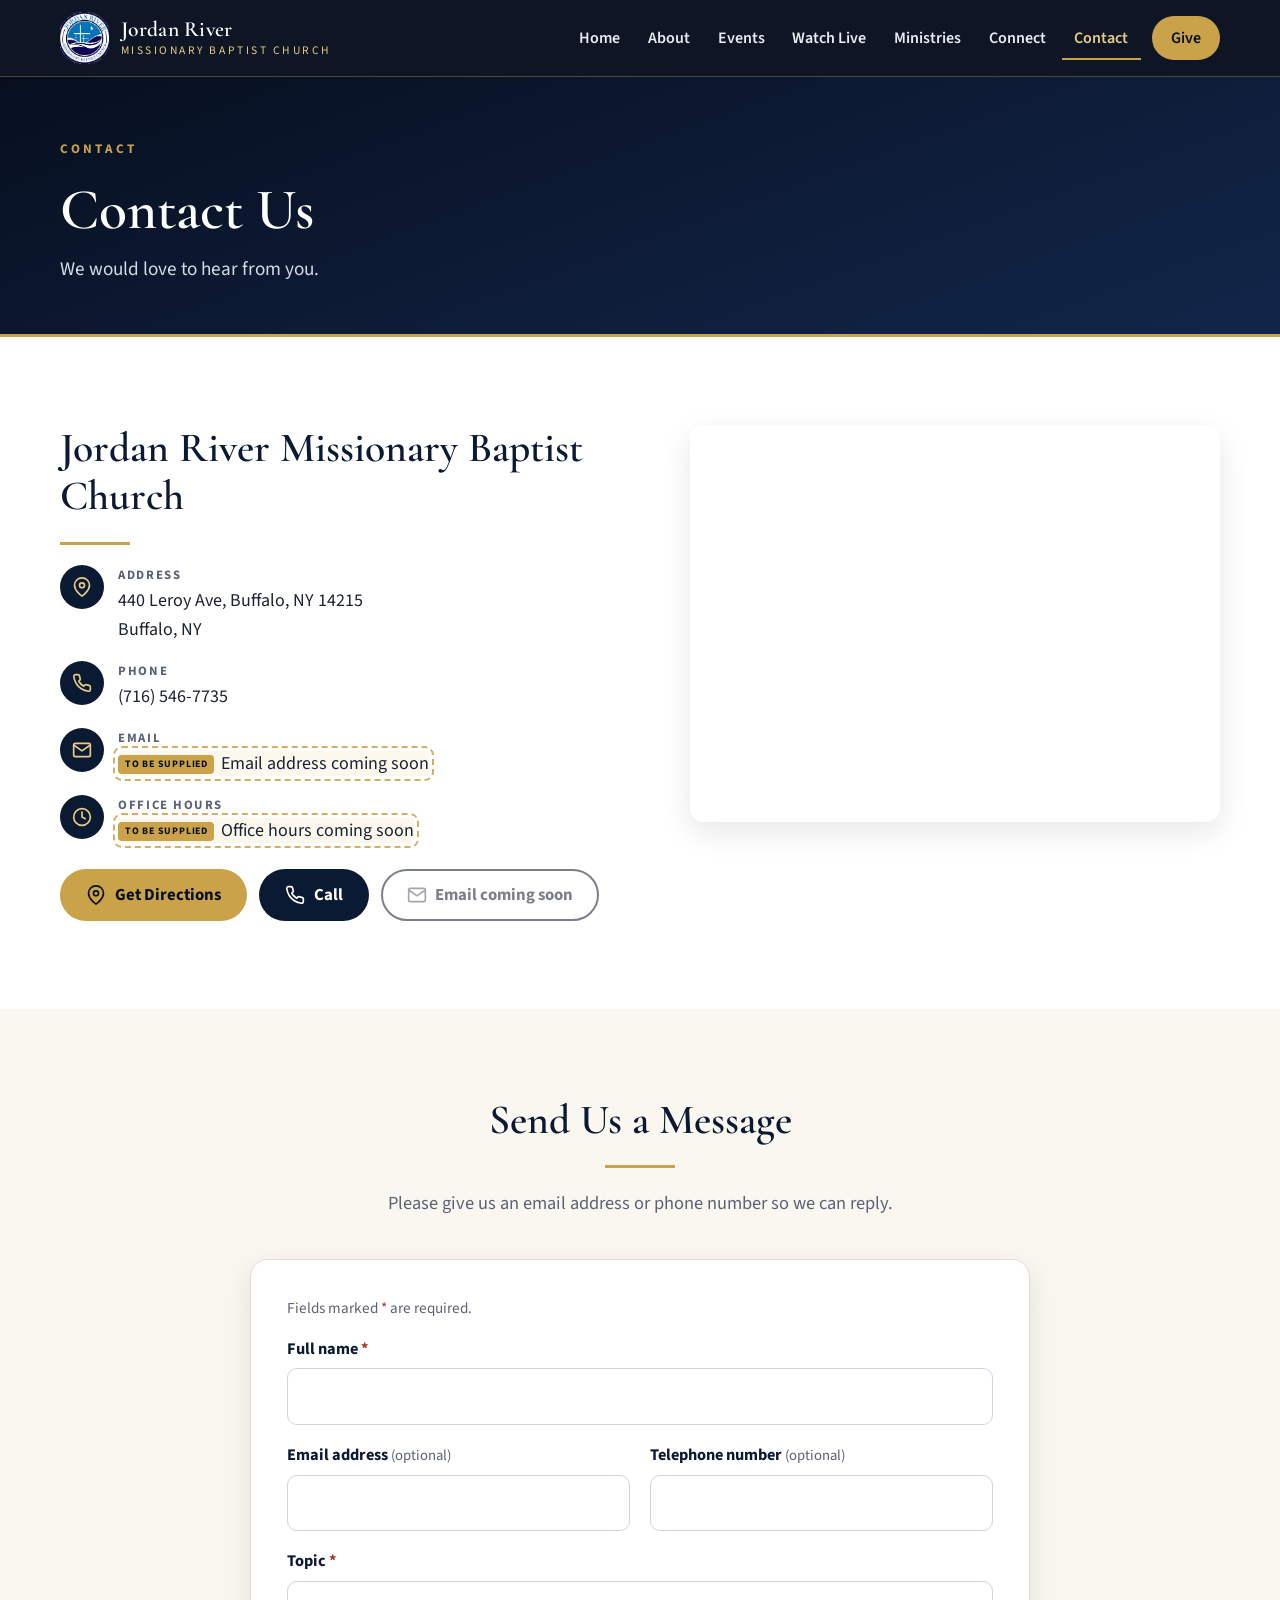
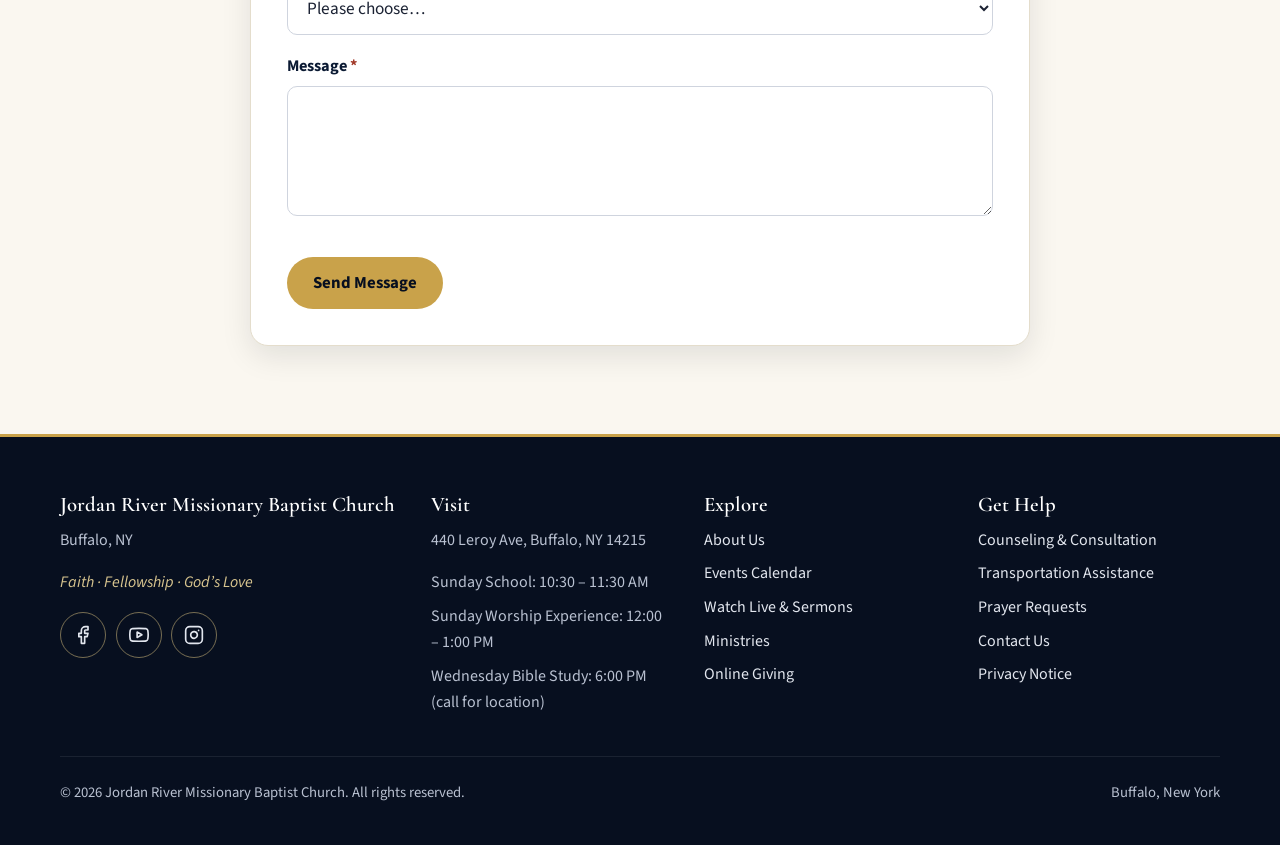
<file: contact.html>
<!DOCTYPE html>
<html lang="en">
<head>
<meta charset="utf-8">
<meta name="viewport" content="width=device-width, initial-scale=1, viewport-fit=cover">
<title>Contact Us | Jordan River Missionary Baptist Church</title>
<meta name="description" content="Contact Jordan River Missionary Baptist Church in Buffalo, New York — address, phone, email, office hours, map and directions.">
<link rel="canonical" href="https://jordanriverbuffalo.com/contact.html">
<meta name="theme-color" content="#0b1a33">
<meta property="og:type" content="website">
<meta property="og:title" content="Contact Us | Jordan River Missionary Baptist Church">
<meta property="og:description" content="Contact Jordan River Missionary Baptist Church in Buffalo, New York — address, phone, email, office hours, map and directions.">
<meta property="og:url" content="https://jordanriverbuffalo.com/contact.html">
<meta property="og:site_name" content="Jordan River Missionary Baptist Church">
<link rel="icon" href="favicon.svg" type="image/svg+xml">
<link rel="preconnect" href="https://fonts.googleapis.com">
<link rel="preconnect" href="https://fonts.gstatic.com" crossorigin>
<link href="https://fonts.googleapis.com/css2?family=Cormorant+Garamond:ital,wght@0,500;0,600;1,500&family=Source+Sans+3:wght@400;600;700&display=swap" rel="stylesheet">
<link rel="stylesheet" href="style.css">
<script src="config.js" defer></script>
<script src="main.js" defer></script>
</head>
<body data-page="contact">
<a class="skip-link" href="#main">Skip to main content</a>
<header class="site-header">
  <div class="container header-inner">
    <a class="brand" href="index.html" aria-label="Jordan River Missionary Baptist Church — home">
      <img data-logo hidden alt="Jordan River Missionary Baptist Church logo">
      <span class="brand-text"><span class="brand-name">Jordan River</span><span class="brand-sub">Missionary Baptist Church</span></span>
    </a>
    <button class="nav-toggle" type="button" aria-expanded="false" aria-controls="main-nav"><span class="bars" aria-hidden="true"></span> Menu</button>
    <nav class="main-nav" id="main-nav" aria-label="Main"><ul><li><a href="index.html">Home</a></li><li><a href="about.html">About</a></li><li><a href="events.html">Events</a></li><li><a href="watch.html">Watch Live</a></li><li><a href="ministries.html">Ministries</a></li><li><a href="connect.html">Connect</a></li><li><a href="contact.html" aria-current="page">Contact</a></li><li><a class="nav-give" href="give.html">Give</a></li></ul></nav>
  </div>
</header>
<main id="main">
<section class="page-hero"><div class="container"><span class="eyebrow">Contact</span><h1>Contact Us</h1><p>We would love to hear from you.</p></div></section>
<section class="section">
  <div class="container split" style="align-items:start">
    <div>
      <h2>Jordan River Missionary Baptist Church</h2><hr class="divider left">
      <ul class="contact-list">
        <li><span class="ci"><svg viewBox="0 0 24 24" fill="none" stroke="currentColor" stroke-width="2" stroke-linecap="round" stroke-linejoin="round" aria-hidden="true" focusable="false"><path d="M21 10c0 7-9 13-9 13s-9-6-9-13a9 9 0 0 1 18 0z"/><circle cx="12" cy="10" r="3"/></svg></span><span><span class="cl-label">Address</span><span data-cfg="address" class="ph">Street address coming soon</span><br><span data-cfg="cityline">Buffalo, NY</span></span></li>
        <li><span class="ci"><svg viewBox="0 0 24 24" fill="none" stroke="currentColor" stroke-width="2" stroke-linecap="round" stroke-linejoin="round" aria-hidden="true" focusable="false"><path d="M22 16.92v3a2 2 0 0 1-2.18 2 19.79 19.79 0 0 1-8.63-3.07 19.5 19.5 0 0 1-6-6 19.79 19.79 0 0 1-3.07-8.67A2 2 0 0 1 4.11 2h3a2 2 0 0 1 2 1.72c.13.96.36 1.9.7 2.81a2 2 0 0 1-.45 2.11L8.09 9.91a16 16 0 0 0 6 6l1.27-1.27a2 2 0 0 1 2.11-.45c.91.34 1.85.57 2.81.7A2 2 0 0 1 22 16.92z"/></svg></span><span><span class="cl-label">Phone</span><span data-cfg="phone" class="ph">Phone number coming soon</span></span></li>
        <li><span class="ci"><svg viewBox="0 0 24 24" fill="none" stroke="currentColor" stroke-width="2" stroke-linecap="round" stroke-linejoin="round" aria-hidden="true" focusable="false"><rect x="2" y="4" width="20" height="16" rx="2"/><polyline points="22,6 12,13 2,6"/></svg></span><span><span class="cl-label">Email</span><span data-cfg="email" class="ph">Email address coming soon</span></span></li>
        <li><span class="ci"><svg viewBox="0 0 24 24" fill="none" stroke="currentColor" stroke-width="2" stroke-linecap="round" stroke-linejoin="round" aria-hidden="true" focusable="false"><circle cx="12" cy="12" r="10"/><polyline points="12 6 12 12 16 14"/></svg></span><span><span class="cl-label">Office hours</span><span data-cfg="officeHours" class="ph">Office hours coming soon</span></span></li>
      </ul>
      <div class="btn-row">
        <a class="btn btn-gold" data-link="directions" data-missing-label="Directions coming soon" href="#"><svg viewBox="0 0 24 24" fill="none" stroke="currentColor" stroke-width="2" stroke-linecap="round" stroke-linejoin="round" aria-hidden="true" focusable="false"><path d="M21 10c0 7-9 13-9 13s-9-6-9-13a9 9 0 0 1 18 0z"/><circle cx="12" cy="10" r="3"/></svg><span class="lbl">Get Directions</span></a>
        <a class="btn btn-navy" data-link="tel" data-missing-label="Phone coming soon" href="#"><svg viewBox="0 0 24 24" fill="none" stroke="currentColor" stroke-width="2" stroke-linecap="round" stroke-linejoin="round" aria-hidden="true" focusable="false"><path d="M22 16.92v3a2 2 0 0 1-2.18 2 19.79 19.79 0 0 1-8.63-3.07 19.5 19.5 0 0 1-6-6 19.79 19.79 0 0 1-3.07-8.67A2 2 0 0 1 4.11 2h3a2 2 0 0 1 2 1.72c.13.96.36 1.9.7 2.81a2 2 0 0 1-.45 2.11L8.09 9.91a16 16 0 0 0 6 6l1.27-1.27a2 2 0 0 1 2.11-.45c.91.34 1.85.57 2.81.7A2 2 0 0 1 22 16.92z"/></svg><span class="lbl">Call</span></a>
        <a class="btn btn-outline-dark" data-link="mailto" data-missing-label="Email coming soon" href="#"><svg viewBox="0 0 24 24" fill="none" stroke="currentColor" stroke-width="2" stroke-linecap="round" stroke-linejoin="round" aria-hidden="true" focusable="false"><rect x="2" y="4" width="20" height="16" rx="2"/><polyline points="22,6 12,13 2,6"/></svg><span class="lbl">Email</span></a>
      </div>
    </div>
    <div data-map class="map-placeholder"><div><h3 style="color:#fff">Map</h3><p class="mb-0">A Google map will appear here once the church street address is added.</p></div></div>
  </div>
</section>

<section class="section section-ivory" id="contact-form">
  <div class="container narrow">
    <div class="section-head"><h2>Send Us a Message</h2><hr class="divider"><p>Please give us an email address or phone number so we can reply.</p></div>
    <form class="form-card" data-form="contact" data-need-one-contact data-subject="New message from the website"
      data-success="<strong>Thank you — your message was sent.</strong> The church office will reply as soon as possible.">
      <p class="muted" style="font-size:.95rem">Fields marked <span class="req" style="color:var(--danger)">*</span> are required.</p>
      <div class="form-grid">
        <div class="field full"><label for="ct-name">Full name <span class="req" aria-hidden="true">*</span></label><input type="text" id="ct-name" name="name" autocomplete="name" required></div>
        <div class="field"><label for="ct-email">Email address <span class="opt">(optional)</span></label><input type="email" id="ct-email" name="email" autocomplete="email"></div>
        <div class="field"><label for="ct-phone">Telephone number <span class="opt">(optional)</span></label><input type="tel" id="ct-phone" name="phone" autocomplete="tel" inputmode="tel"></div>
        <div class="field full"><label for="contact-topic">Topic <span class="req" aria-hidden="true">*</span></label><select id="contact-topic" name="topic" required><option value="">Please choose…</option><option>General question</option><option>Visiting the church</option><option>Ministry involvement</option><option>Giving question</option><option>Website feedback</option><option>Other</option></select></div>
        <div class="field full"><label for="ct-msg">Message <span class="req" aria-hidden="true">*</span></label><textarea id="ct-msg" name="message" required maxlength="2000"></textarea></div>
      </div>
      <div class="hp-field" aria-hidden="true"><label>Leave this box unchecked<input type="checkbox" name="botcheck" tabindex="-1" autocomplete="off"></label></div>
      <div class="btn-row mt-2"><button class="btn btn-gold" type="submit">Send Message</button></div>
      <div class="form-status" role="status" aria-live="polite"></div>
    </form>
  </div>
</section>

</main>
<footer class="site-footer">
  <div class="container">
    <div class="footer-grid">
      <div>
        <h3>Jordan River Missionary Baptist Church</h3>
        <p><span data-cfg="cityline">Buffalo, NY</span></p>
        <p class="mb-0" style="color:#d8c58f;font-style:italic">Faith · Fellowship · God’s Love</p>
        <div class="mt-1"><div class="social"><a data-link="facebook" href="#" aria-label="Facebook"><svg viewBox="0 0 24 24" fill="none" stroke="currentColor" stroke-width="2" stroke-linecap="round" stroke-linejoin="round" aria-hidden="true" focusable="false"><path d="M18 2h-3a5 5 0 0 0-5 5v3H7v4h3v8h4v-8h3l1-4h-4V7a1 1 0 0 1 1-1h3z"/></svg></a><a data-link="youtube" href="#" aria-label="YouTube"><svg viewBox="0 0 24 24" fill="none" stroke="currentColor" stroke-width="2" stroke-linecap="round" stroke-linejoin="round" aria-hidden="true" focusable="false"><path d="M22.54 6.42a2.78 2.78 0 0 0-1.94-2C18.88 4 12 4 12 4s-6.88 0-8.6.46a2.78 2.78 0 0 0-1.94 2A29 29 0 0 0 1 11.75a29 29 0 0 0 .46 5.33A2.78 2.78 0 0 0 3.4 19c1.72.46 8.6.46 8.6.46s6.88 0 8.6-.46a2.78 2.78 0 0 0 1.94-2 29 29 0 0 0 .46-5.25 29 29 0 0 0-.46-5.33z"/><polygon points="9.75 15.02 15.5 11.75 9.75 8.48 9.75 15.02"/></svg></a><a data-link="instagram" href="#" aria-label="Instagram"><svg viewBox="0 0 24 24" fill="none" stroke="currentColor" stroke-width="2" stroke-linecap="round" stroke-linejoin="round" aria-hidden="true" focusable="false"><rect x="2" y="2" width="20" height="20" rx="5"/><path d="M16 11.37A4 4 0 1 1 12.63 8 4 4 0 0 1 16 11.37z"/><line x1="17.5" y1="6.5" x2="17.51" y2="6.5"/></svg></a></div></div>
      </div>
      <div>
        <h3>Visit</h3>
        <p class="mb-0"><span data-cfg="address" class="ph">Street address coming soon</span></p>
        <ul class="footer-links mt-1" data-service-times-inline></ul>
      </div>
      <div>
        <h3>Explore</h3>
        <ul class="footer-links">
          <li><a href="about.html">About Us</a></li><li><a href="events.html">Events Calendar</a></li>
          <li><a href="watch.html">Watch Live &amp; Sermons</a></li><li><a href="ministries.html">Ministries</a></li>
          <li><a href="give.html">Online Giving</a></li>
        </ul>
      </div>
      <div>
        <h3>Get Help</h3>
        <ul class="footer-links">
          <li><a href="counseling.html">Counseling &amp; Consultation</a></li><li><a href="transportation.html">Transportation Assistance</a></li>
          <li><a href="connect.html#prayer">Prayer Requests</a></li><li><a href="contact.html">Contact Us</a></li>
          <li><a href="privacy.html">Privacy Notice</a></li>
        </ul>
      </div>
    </div>
    <div class="footer-bottom">
      <span>© <span data-year></span> Jordan River Missionary Baptist Church. All rights reserved.</span>
      <span>Buffalo, New York</span>
    </div>
  </div>
</footer>
<nav class="quick-bar" aria-label="Quick actions">
  <a href="watch.html"><svg viewBox="0 0 24 24" fill="none" stroke="currentColor" stroke-width="2" stroke-linecap="round" stroke-linejoin="round" aria-hidden="true" focusable="false"><polygon points="6 4 20 12 6 20 6 4"/></svg>Watch</a>
  <a href="events.html"><svg viewBox="0 0 24 24" fill="none" stroke="currentColor" stroke-width="2" stroke-linecap="round" stroke-linejoin="round" aria-hidden="true" focusable="false"><rect x="3" y="4" width="18" height="18" rx="2"/><line x1="16" y1="2" x2="16" y2="6"/><line x1="8" y1="2" x2="8" y2="6"/><line x1="3" y1="10" x2="21" y2="10"/></svg>Events</a>
  <a data-link="tel" href="#" data-missing-title="Phone number coming soon"><svg viewBox="0 0 24 24" fill="none" stroke="currentColor" stroke-width="2" stroke-linecap="round" stroke-linejoin="round" aria-hidden="true" focusable="false"><path d="M22 16.92v3a2 2 0 0 1-2.18 2 19.79 19.79 0 0 1-8.63-3.07 19.5 19.5 0 0 1-6-6 19.79 19.79 0 0 1-3.07-8.67A2 2 0 0 1 4.11 2h3a2 2 0 0 1 2 1.72c.13.96.36 1.9.7 2.81a2 2 0 0 1-.45 2.11L8.09 9.91a16 16 0 0 0 6 6l1.27-1.27a2 2 0 0 1 2.11-.45c.91.34 1.85.57 2.81.7A2 2 0 0 1 22 16.92z"/></svg>Call</a>
  <a href="give.html"><svg viewBox="0 0 24 24" fill="none" stroke="currentColor" stroke-width="2" stroke-linecap="round" stroke-linejoin="round" aria-hidden="true" focusable="false"><polyline points="20 12 20 22 4 22 4 12"/><rect x="2" y="7" width="20" height="5"/><line x1="12" y1="22" x2="12" y2="7"/><path d="M12 7H7.5a2.5 2.5 0 0 1 0-5C11 2 12 7 12 7z"/><path d="M12 7h4.5a2.5 2.5 0 0 0 0-5C13 2 12 7 12 7z"/></svg>Give</a>
</nav>
</body>
</html>
</file>
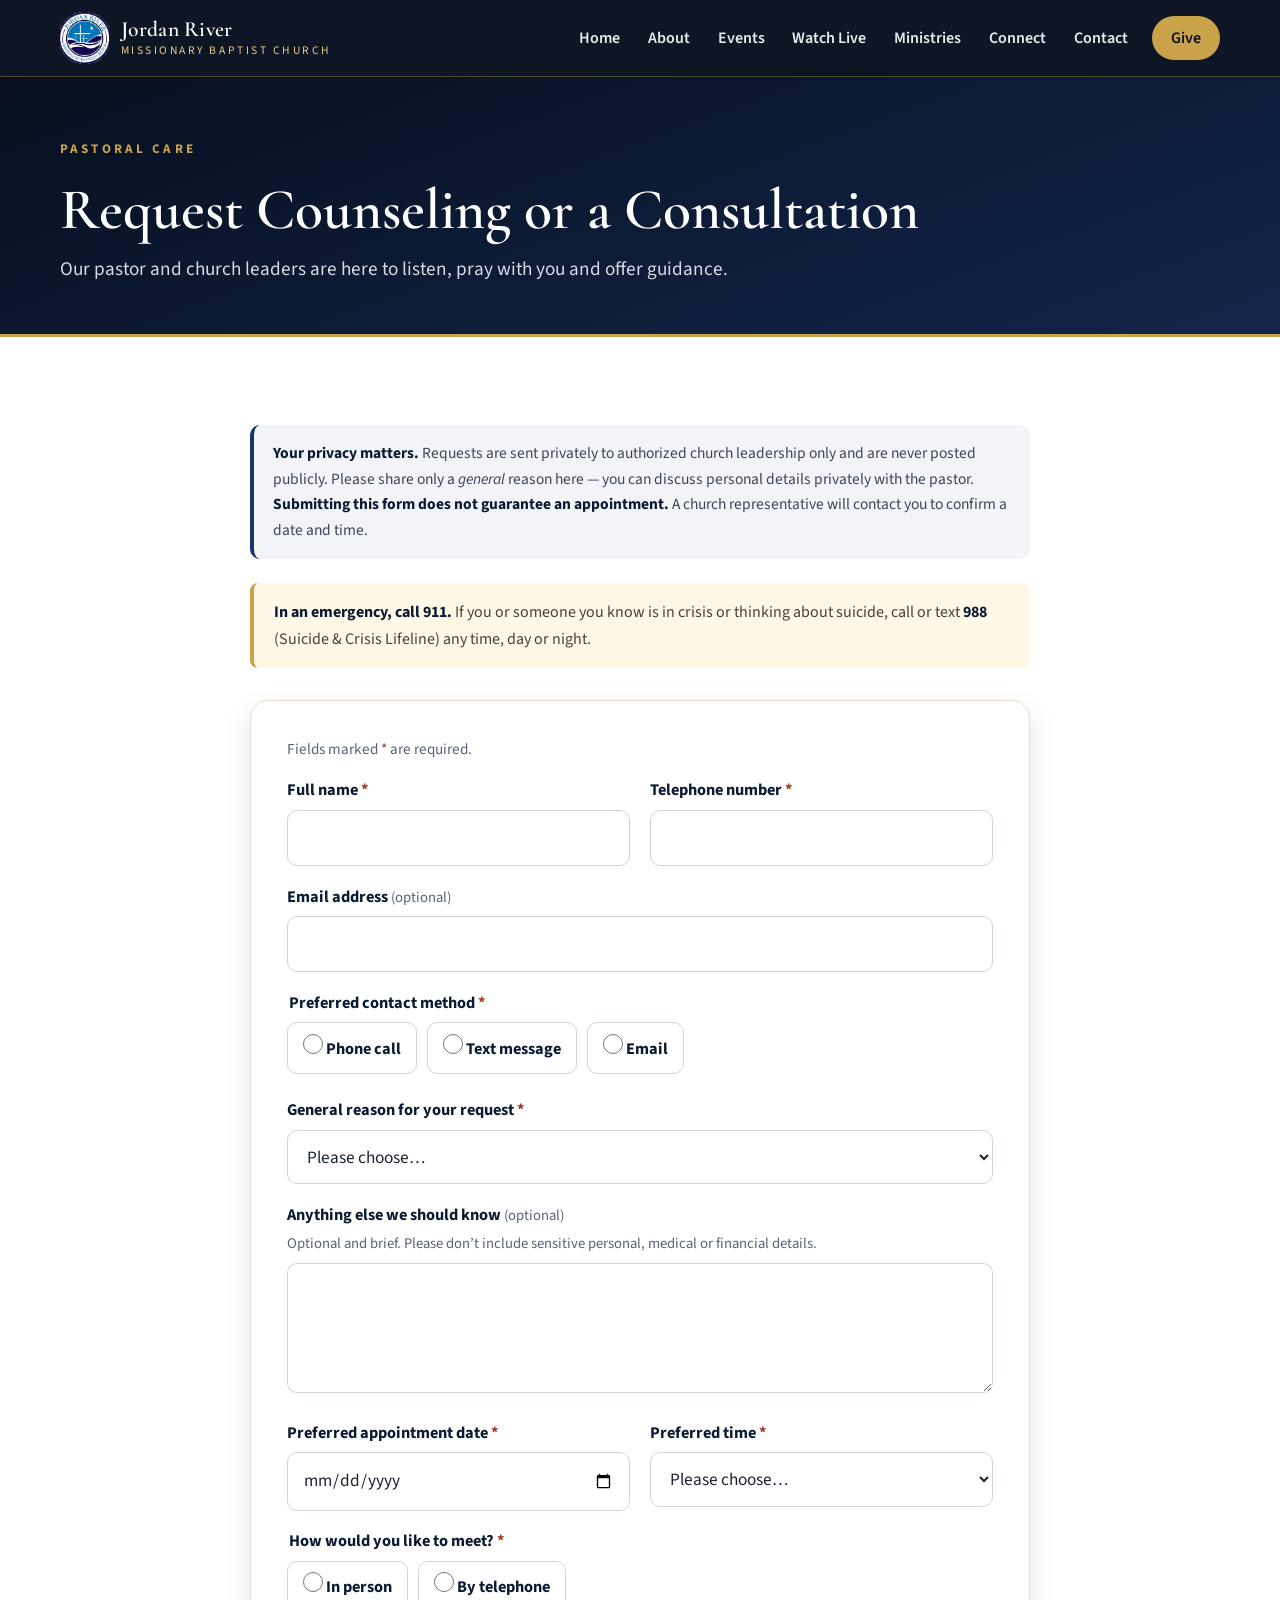
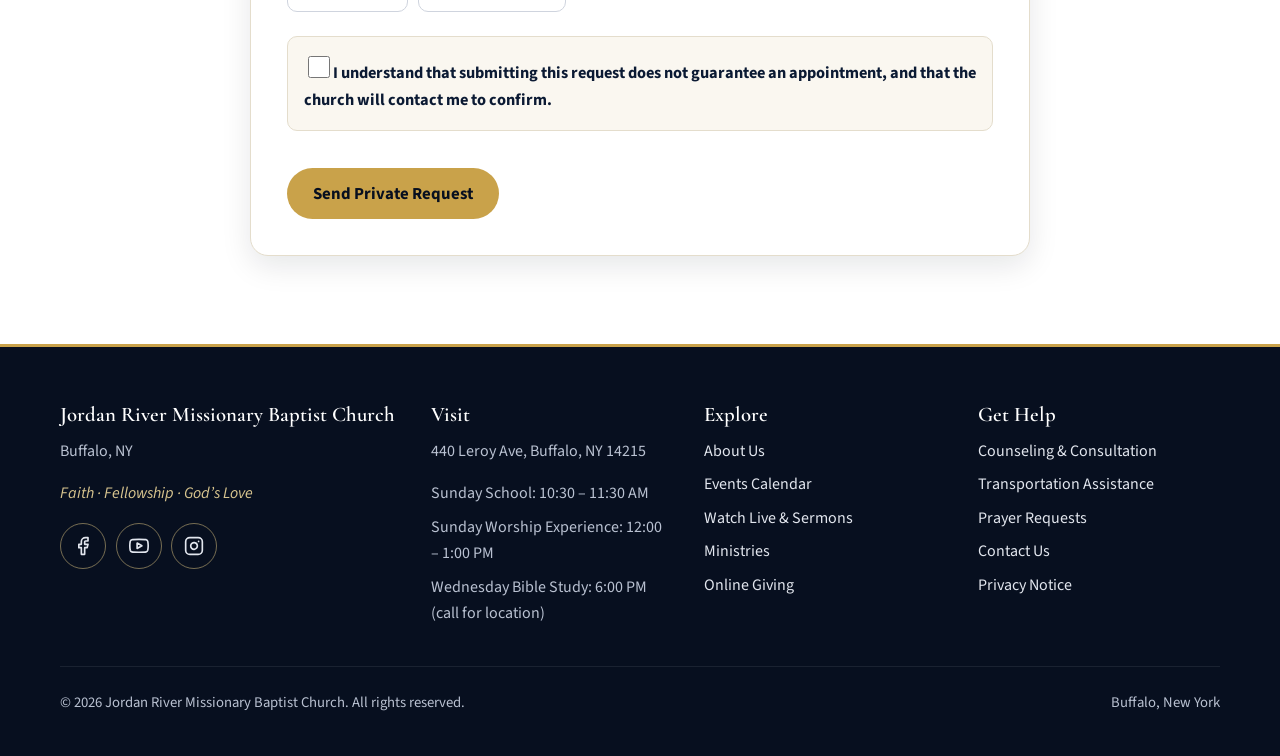
<file: counseling.html>
<!DOCTYPE html>
<html lang="en">
<head>
<meta charset="utf-8">
<meta name="viewport" content="width=device-width, initial-scale=1, viewport-fit=cover">
<title>Request Counseling or a Consultation | Jordan River Missionary Baptist Church</title>
<meta name="description" content="Confidentially request a pastoral counseling session or consultation with Jordan River Missionary Baptist Church.">
<link rel="canonical" href="https://jordanriverbuffalo.com/counseling.html">
<meta name="theme-color" content="#0b1a33">
<meta property="og:type" content="website">
<meta property="og:title" content="Request Counseling or a Consultation | Jordan River Missionary Baptist Church">
<meta property="og:description" content="Confidentially request a pastoral counseling session or consultation with Jordan River Missionary Baptist Church.">
<meta property="og:url" content="https://jordanriverbuffalo.com/counseling.html">
<meta property="og:site_name" content="Jordan River Missionary Baptist Church">
<link rel="icon" href="favicon.svg" type="image/svg+xml">
<link rel="preconnect" href="https://fonts.googleapis.com">
<link rel="preconnect" href="https://fonts.gstatic.com" crossorigin>
<link href="https://fonts.googleapis.com/css2?family=Cormorant+Garamond:ital,wght@0,500;0,600;1,500&family=Source+Sans+3:wght@400;600;700&display=swap" rel="stylesheet">
<link rel="stylesheet" href="style.css">
<script src="config.js" defer></script>
<script src="main.js" defer></script>
</head>
<body data-page="counseling">
<a class="skip-link" href="#main">Skip to main content</a>
<header class="site-header">
  <div class="container header-inner">
    <a class="brand" href="index.html" aria-label="Jordan River Missionary Baptist Church — home">
      <img data-logo hidden alt="Jordan River Missionary Baptist Church logo">
      <span class="brand-text"><span class="brand-name">Jordan River</span><span class="brand-sub">Missionary Baptist Church</span></span>
    </a>
    <button class="nav-toggle" type="button" aria-expanded="false" aria-controls="main-nav"><span class="bars" aria-hidden="true"></span> Menu</button>
    <nav class="main-nav" id="main-nav" aria-label="Main"><ul><li><a href="index.html">Home</a></li><li><a href="about.html">About</a></li><li><a href="events.html">Events</a></li><li><a href="watch.html">Watch Live</a></li><li><a href="ministries.html">Ministries</a></li><li><a href="connect.html">Connect</a></li><li><a href="contact.html">Contact</a></li><li><a class="nav-give" href="give.html">Give</a></li></ul></nav>
  </div>
</header>
<main id="main">
<section class="page-hero"><div class="container"><span class="eyebrow">Pastoral Care</span><h1>Request Counseling or a Consultation</h1><p>Our pastor and church leaders are here to listen, pray with you and offer guidance.</p></div></section>
<section class="section">
  <div class="container narrow">
    <div class="privacy-box" role="note">
      <strong>Your privacy matters.</strong> Requests are sent privately to authorized church leadership only and are never posted publicly.
      Please share only a <em>general</em> reason here — you can discuss personal details privately with the pastor.
      <strong>Submitting this form does not guarantee an appointment.</strong> A church representative will contact you to confirm a date and time.
    </div>
    <p class="notice"><strong>In an emergency, call 911.</strong> If you or someone you know is in crisis or thinking about suicide, call or text <strong>988</strong> (Suicide &amp; Crisis Lifeline) any time, day or night.</p>
    <form class="form-card mt-2" data-form="counseling" data-key="counselingKey" data-subject="New counseling / consultation request (confidential)"
      data-success="<strong>Thank you — your request was received.</strong> A church representative will contact you to discuss scheduling. Your request has not yet been confirmed as an appointment.">
      <p class="muted" style="font-size:.95rem">Fields marked <span class="req" style="color:var(--danger)">*</span> are required.</p>
      <div class="form-grid">
        <div class="field"><label for="c-name">Full name <span class="req" aria-hidden="true">*</span></label><input type="text" id="c-name" name="name" autocomplete="name" required></div>
        <div class="field"><label for="c-phone">Telephone number <span class="req" aria-hidden="true">*</span></label><input type="tel" id="c-phone" name="phone" autocomplete="tel" inputmode="tel" required></div>
        <div class="field full"><label for="c-email">Email address <span class="opt">(optional)</span></label><input type="email" id="c-email" name="email" autocomplete="email"></div>
        <fieldset class="field full"><legend>Preferred contact method <span class="req" aria-hidden="true">*</span></legend><div class="choice-row"><label class="choice"><input type="radio" name="preferred_contact" value="Phone call" required> Phone call</label><label class="choice"><input type="radio" name="preferred_contact" value="Text message" required> Text message</label><label class="choice"><input type="radio" name="preferred_contact" value="Email" required> Email</label></div></fieldset>
        <div class="field full"><label for="c-reason">General reason for your request <span class="req" aria-hidden="true">*</span></label><select id="c-reason" name="reason" required><option value="">Please choose…</option><option>Spiritual guidance</option><option>Prayer and encouragement</option><option>Marriage or family</option><option>Pre-marital counseling</option><option>Grief or loss</option><option>A personal or life decision</option><option>Church membership or baptism</option><option>Other</option></select></div>
        <div class="field full"><label for="c-note">Anything else we should know <span class="opt">(optional)</span></label><p class="hint" id="c-note-hint">Optional and brief. Please don’t include sensitive personal, medical or financial details.</p><textarea id="c-note" name="note" maxlength="400" aria-describedby="c-note-hint"></textarea></div>
        <div class="field"><label for="c-date">Preferred appointment date <span class="req" aria-hidden="true">*</span></label><input type="date" id="c-date" name="preferred_date" data-future required></div>
        <div class="field"><label for="c-time">Preferred time <span class="req" aria-hidden="true">*</span></label><select id="c-time" name="preferred_time" required><option value="">Please choose…</option><option>Morning (9 AM – 12 PM)</option><option>Afternoon (12 – 4 PM)</option><option>Evening (4 – 7 PM)</option><option>Any time</option></select></div>
        <fieldset class="field full"><legend>How would you like to meet? <span class="req" aria-hidden="true">*</span></legend><div class="choice-row"><label class="choice"><input type="radio" name="meeting_type" value="In person" required> In person</label><label class="choice"><input type="radio" name="meeting_type" value="By telephone" required> By telephone</label></div></fieldset>
        <div class="field full"><label class="consent"><input type="checkbox" id="c-ack" name="acknowledged" required data-label="Acknowledged no guarantee of appointment" data-msg="Please check this box to confirm you understand."><span>I understand that submitting this request <strong>does not guarantee an appointment</strong>, and that the church will contact me to confirm.</span></label></div>
      </div>
      <div class="hp-field" aria-hidden="true"><label>Leave this box unchecked<input type="checkbox" name="botcheck" tabindex="-1" autocomplete="off"></label></div>
      <div class="btn-row mt-2"><button class="btn btn-gold" type="submit">Send Private Request</button></div>
      <div class="form-status" role="status" aria-live="polite"></div>
    </form>
  </div>
</section>

</main>
<footer class="site-footer">
  <div class="container">
    <div class="footer-grid">
      <div>
        <h3>Jordan River Missionary Baptist Church</h3>
        <p><span data-cfg="cityline">Buffalo, NY</span></p>
        <p class="mb-0" style="color:#d8c58f;font-style:italic">Faith · Fellowship · God’s Love</p>
        <div class="mt-1"><div class="social"><a data-link="facebook" href="#" aria-label="Facebook"><svg viewBox="0 0 24 24" fill="none" stroke="currentColor" stroke-width="2" stroke-linecap="round" stroke-linejoin="round" aria-hidden="true" focusable="false"><path d="M18 2h-3a5 5 0 0 0-5 5v3H7v4h3v8h4v-8h3l1-4h-4V7a1 1 0 0 1 1-1h3z"/></svg></a><a data-link="youtube" href="#" aria-label="YouTube"><svg viewBox="0 0 24 24" fill="none" stroke="currentColor" stroke-width="2" stroke-linecap="round" stroke-linejoin="round" aria-hidden="true" focusable="false"><path d="M22.54 6.42a2.78 2.78 0 0 0-1.94-2C18.88 4 12 4 12 4s-6.88 0-8.6.46a2.78 2.78 0 0 0-1.94 2A29 29 0 0 0 1 11.75a29 29 0 0 0 .46 5.33A2.78 2.78 0 0 0 3.4 19c1.72.46 8.6.46 8.6.46s6.88 0 8.6-.46a2.78 2.78 0 0 0 1.94-2 29 29 0 0 0 .46-5.25 29 29 0 0 0-.46-5.33z"/><polygon points="9.75 15.02 15.5 11.75 9.75 8.48 9.75 15.02"/></svg></a><a data-link="instagram" href="#" aria-label="Instagram"><svg viewBox="0 0 24 24" fill="none" stroke="currentColor" stroke-width="2" stroke-linecap="round" stroke-linejoin="round" aria-hidden="true" focusable="false"><rect x="2" y="2" width="20" height="20" rx="5"/><path d="M16 11.37A4 4 0 1 1 12.63 8 4 4 0 0 1 16 11.37z"/><line x1="17.5" y1="6.5" x2="17.51" y2="6.5"/></svg></a></div></div>
      </div>
      <div>
        <h3>Visit</h3>
        <p class="mb-0"><span data-cfg="address" class="ph">Street address coming soon</span></p>
        <ul class="footer-links mt-1" data-service-times-inline></ul>
      </div>
      <div>
        <h3>Explore</h3>
        <ul class="footer-links">
          <li><a href="about.html">About Us</a></li><li><a href="events.html">Events Calendar</a></li>
          <li><a href="watch.html">Watch Live &amp; Sermons</a></li><li><a href="ministries.html">Ministries</a></li>
          <li><a href="give.html">Online Giving</a></li>
        </ul>
      </div>
      <div>
        <h3>Get Help</h3>
        <ul class="footer-links">
          <li><a href="counseling.html">Counseling &amp; Consultation</a></li><li><a href="transportation.html">Transportation Assistance</a></li>
          <li><a href="connect.html#prayer">Prayer Requests</a></li><li><a href="contact.html">Contact Us</a></li>
          <li><a href="privacy.html">Privacy Notice</a></li>
        </ul>
      </div>
    </div>
    <div class="footer-bottom">
      <span>© <span data-year></span> Jordan River Missionary Baptist Church. All rights reserved.</span>
      <span>Buffalo, New York</span>
    </div>
  </div>
</footer>
<nav class="quick-bar" aria-label="Quick actions">
  <a href="watch.html"><svg viewBox="0 0 24 24" fill="none" stroke="currentColor" stroke-width="2" stroke-linecap="round" stroke-linejoin="round" aria-hidden="true" focusable="false"><polygon points="6 4 20 12 6 20 6 4"/></svg>Watch</a>
  <a href="events.html"><svg viewBox="0 0 24 24" fill="none" stroke="currentColor" stroke-width="2" stroke-linecap="round" stroke-linejoin="round" aria-hidden="true" focusable="false"><rect x="3" y="4" width="18" height="18" rx="2"/><line x1="16" y1="2" x2="16" y2="6"/><line x1="8" y1="2" x2="8" y2="6"/><line x1="3" y1="10" x2="21" y2="10"/></svg>Events</a>
  <a data-link="tel" href="#" data-missing-title="Phone number coming soon"><svg viewBox="0 0 24 24" fill="none" stroke="currentColor" stroke-width="2" stroke-linecap="round" stroke-linejoin="round" aria-hidden="true" focusable="false"><path d="M22 16.92v3a2 2 0 0 1-2.18 2 19.79 19.79 0 0 1-8.63-3.07 19.5 19.5 0 0 1-6-6 19.79 19.79 0 0 1-3.07-8.67A2 2 0 0 1 4.11 2h3a2 2 0 0 1 2 1.72c.13.96.36 1.9.7 2.81a2 2 0 0 1-.45 2.11L8.09 9.91a16 16 0 0 0 6 6l1.27-1.27a2 2 0 0 1 2.11-.45c.91.34 1.85.57 2.81.7A2 2 0 0 1 22 16.92z"/></svg>Call</a>
  <a href="give.html"><svg viewBox="0 0 24 24" fill="none" stroke="currentColor" stroke-width="2" stroke-linecap="round" stroke-linejoin="round" aria-hidden="true" focusable="false"><polyline points="20 12 20 22 4 22 4 12"/><rect x="2" y="7" width="20" height="5"/><line x1="12" y1="22" x2="12" y2="7"/><path d="M12 7H7.5a2.5 2.5 0 0 1 0-5C11 2 12 7 12 7z"/><path d="M12 7h4.5a2.5 2.5 0 0 0 0-5C13 2 12 7 12 7z"/></svg>Give</a>
</nav>
</body>
</html>
</file>
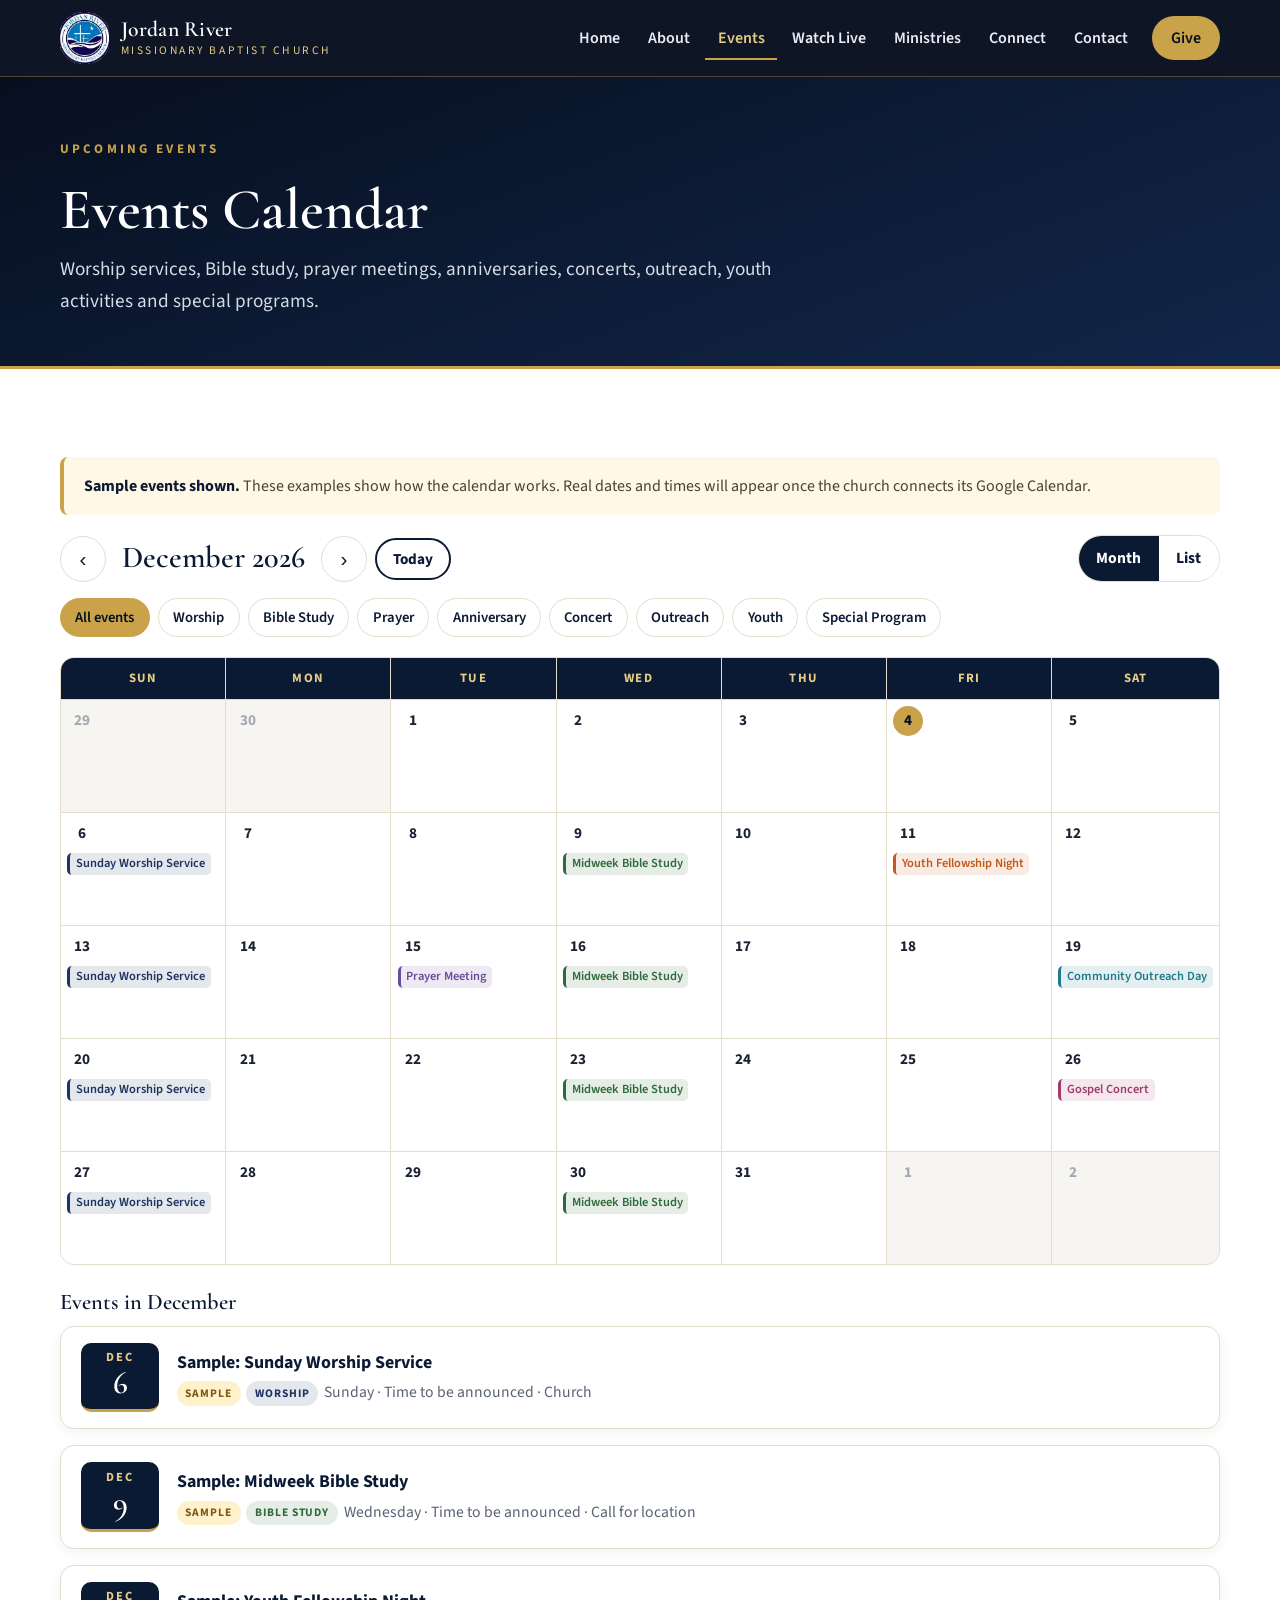
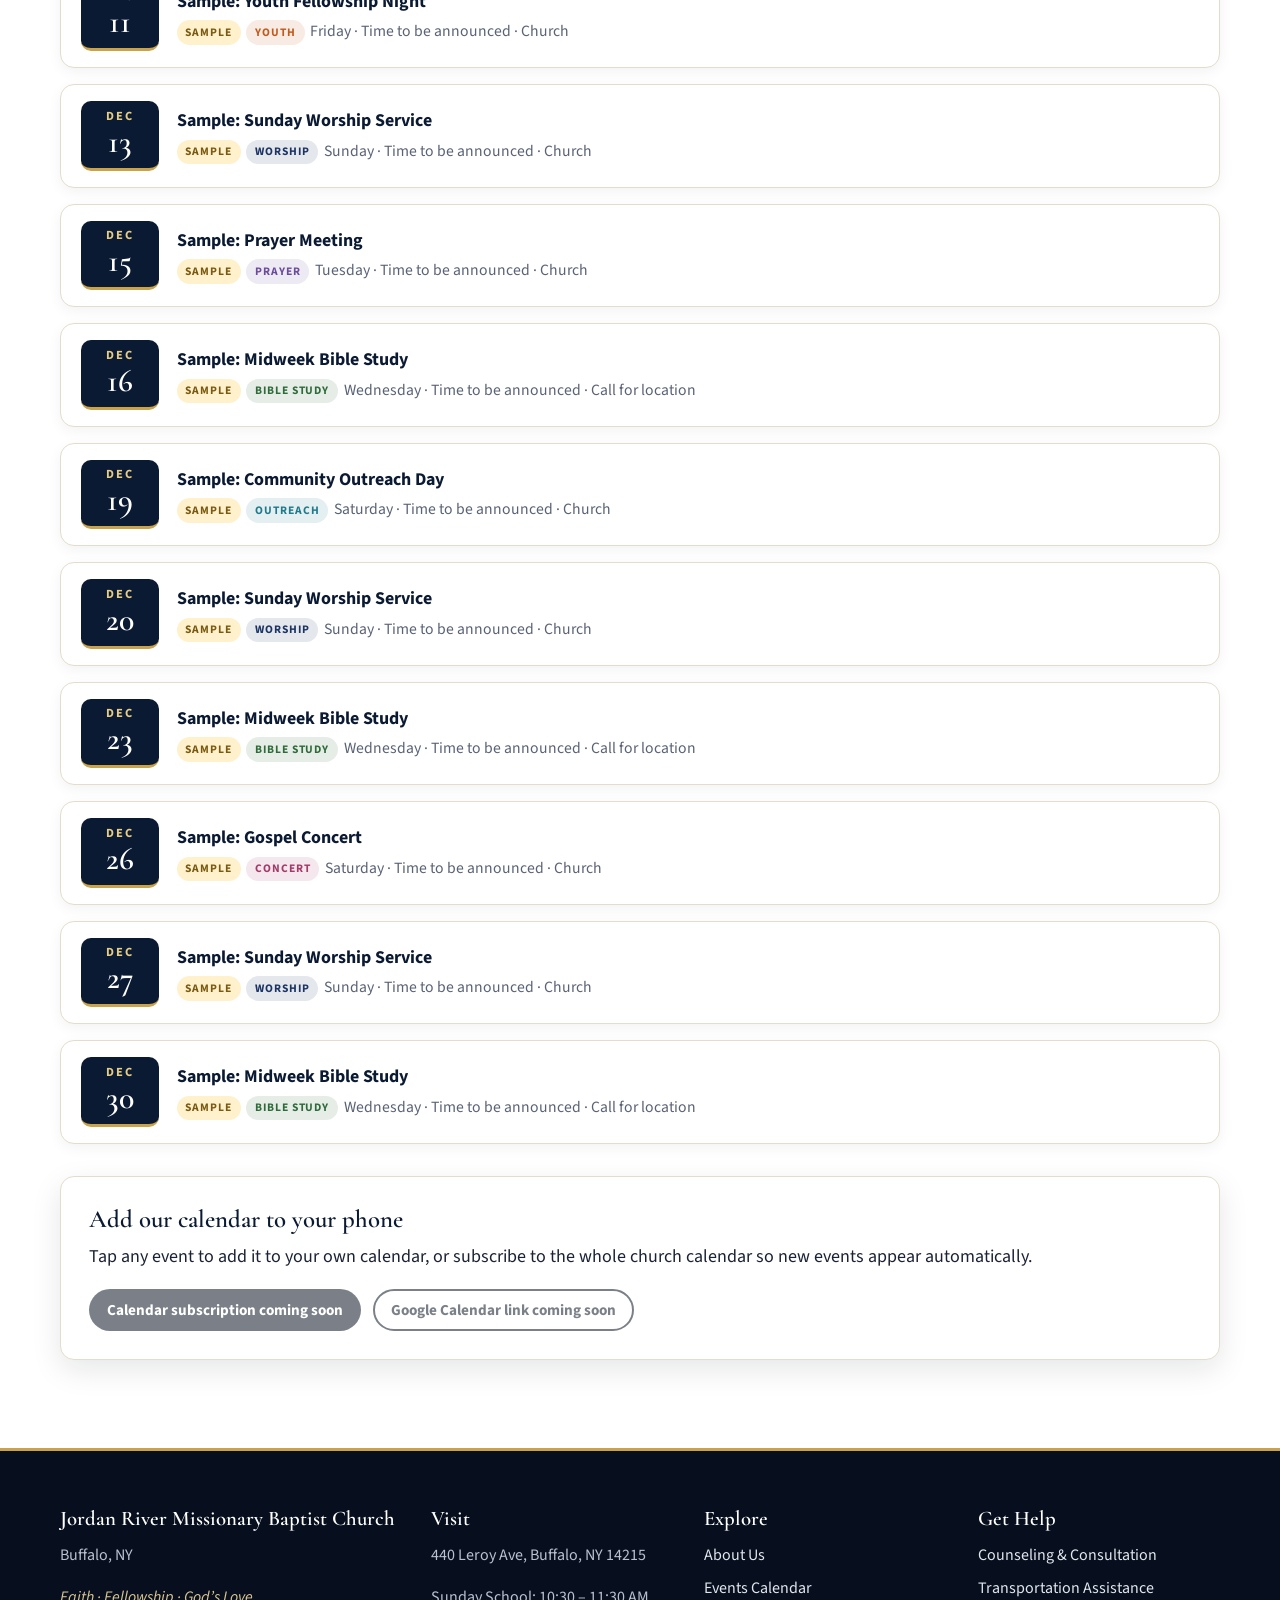
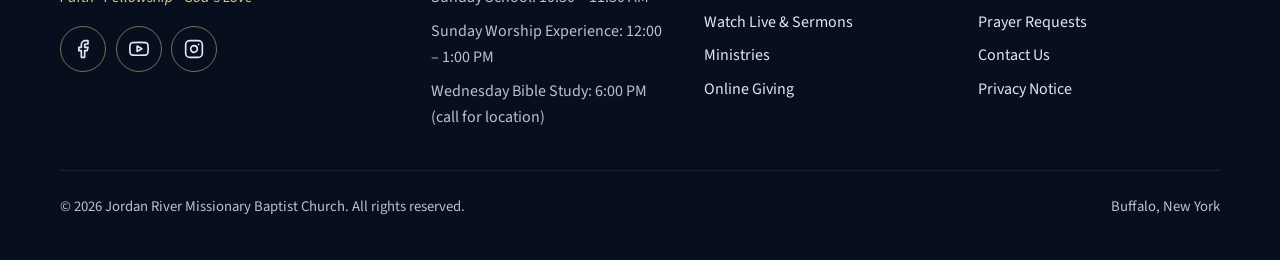
<file: events.html>
<!DOCTYPE html>
<html lang="en">
<head>
<meta charset="utf-8">
<meta name="viewport" content="width=device-width, initial-scale=1, viewport-fit=cover">
<title>Events Calendar | Jordan River Missionary Baptist Church</title>
<meta name="description" content="Upcoming worship services, Bible study, prayer meetings, concerts, youth activities and special programs at Jordan River Missionary Baptist Church.">
<link rel="canonical" href="https://jordanriverbuffalo.com/events.html">
<meta name="theme-color" content="#0b1a33">
<meta property="og:type" content="website">
<meta property="og:title" content="Events Calendar | Jordan River Missionary Baptist Church">
<meta property="og:description" content="Upcoming worship services, Bible study, prayer meetings, concerts, youth activities and special programs at Jordan River Missionary Baptist Church.">
<meta property="og:url" content="https://jordanriverbuffalo.com/events.html">
<meta property="og:site_name" content="Jordan River Missionary Baptist Church">
<link rel="icon" href="favicon.svg" type="image/svg+xml">
<link rel="preconnect" href="https://fonts.googleapis.com">
<link rel="preconnect" href="https://fonts.gstatic.com" crossorigin>
<link href="https://fonts.googleapis.com/css2?family=Cormorant+Garamond:ital,wght@0,500;0,600;1,500&family=Source+Sans+3:wght@400;600;700&display=swap" rel="stylesheet">
<link rel="stylesheet" href="style.css">
<script src="config.js" defer></script>
<script src="main.js" defer></script>
</head>
<body data-page="events">
<a class="skip-link" href="#main">Skip to main content</a>
<header class="site-header">
  <div class="container header-inner">
    <a class="brand" href="index.html" aria-label="Jordan River Missionary Baptist Church — home">
      <img data-logo hidden alt="Jordan River Missionary Baptist Church logo">
      <span class="brand-text"><span class="brand-name">Jordan River</span><span class="brand-sub">Missionary Baptist Church</span></span>
    </a>
    <button class="nav-toggle" type="button" aria-expanded="false" aria-controls="main-nav"><span class="bars" aria-hidden="true"></span> Menu</button>
    <nav class="main-nav" id="main-nav" aria-label="Main"><ul><li><a href="index.html">Home</a></li><li><a href="about.html">About</a></li><li><a href="events.html" aria-current="page">Events</a></li><li><a href="watch.html">Watch Live</a></li><li><a href="ministries.html">Ministries</a></li><li><a href="connect.html">Connect</a></li><li><a href="contact.html">Contact</a></li><li><a class="nav-give" href="give.html">Give</a></li></ul></nav>
  </div>
</header>
<main id="main">
<section class="page-hero"><div class="container"><span class="eyebrow">Upcoming Events</span><h1>Events Calendar</h1><p>Worship services, Bible study, prayer meetings, anniversaries, concerts, outreach, youth activities and special programs.</p></div></section>
<section class="section">
  <div class="container">
    <div class="notice badge-sample-banner" data-sample-banner hidden><strong>Sample events shown.</strong> These examples show how the calendar works. Real dates and times will appear once the church connects its Google Calendar.</div>
<div class="notice badge-sample-banner" data-calendar-error hidden><strong>The calendar couldn’t load right now.</strong> Please try again later or contact the church office.</div>
    <div data-calendar>
      <div class="cal-toolbar">
        <div class="cal-nav" data-month-only>
          <button type="button" class="icon-btn" data-cal-prev aria-label="Previous month">‹</button>
          <h2 data-cal-title aria-live="polite"></h2>
          <button type="button" class="icon-btn" data-cal-next aria-label="Next month">›</button>
          <button type="button" class="btn btn-outline-dark btn-small" data-cal-today>Today</button>
        </div>
        <div class="view-toggle" role="group" aria-label="Calendar view">
          <button type="button" data-view="month" aria-pressed="true">Month</button>
          <button type="button" data-view="list" aria-pressed="false">List</button>
        </div>
      </div>
      <div class="filters" data-cal-filters aria-label="Filter by event type"></div>
      <div class="cal-grid" data-cal-grid></div>
      <div class="event-list" data-cal-list hidden></div>
      <div class="day-panel" data-day-panel aria-live="polite"></div>
    </div>
    <div class="card mt-2">
      <h3>Add our calendar to your phone</h3>
      <p>Tap any event to add it to your own calendar, or subscribe to the whole church calendar so new events appear automatically.</p>
      <div class="btn-row">
        <a class="btn btn-navy btn-small" data-link="calendar-subscribe" data-missing-label="Calendar subscription coming soon" href="#"><span class="lbl">Subscribe (iPhone / Outlook)</span></a>
        <a class="btn btn-outline-dark btn-small" data-link="calendar-google" data-missing-label="Google Calendar link coming soon" href="#"><span class="lbl">Add to Google Calendar</span></a>
      </div>
    </div>
  </div>
</section>

</main>
<footer class="site-footer">
  <div class="container">
    <div class="footer-grid">
      <div>
        <h3>Jordan River Missionary Baptist Church</h3>
        <p><span data-cfg="cityline">Buffalo, NY</span></p>
        <p class="mb-0" style="color:#d8c58f;font-style:italic">Faith · Fellowship · God’s Love</p>
        <div class="mt-1"><div class="social"><a data-link="facebook" href="#" aria-label="Facebook"><svg viewBox="0 0 24 24" fill="none" stroke="currentColor" stroke-width="2" stroke-linecap="round" stroke-linejoin="round" aria-hidden="true" focusable="false"><path d="M18 2h-3a5 5 0 0 0-5 5v3H7v4h3v8h4v-8h3l1-4h-4V7a1 1 0 0 1 1-1h3z"/></svg></a><a data-link="youtube" href="#" aria-label="YouTube"><svg viewBox="0 0 24 24" fill="none" stroke="currentColor" stroke-width="2" stroke-linecap="round" stroke-linejoin="round" aria-hidden="true" focusable="false"><path d="M22.54 6.42a2.78 2.78 0 0 0-1.94-2C18.88 4 12 4 12 4s-6.88 0-8.6.46a2.78 2.78 0 0 0-1.94 2A29 29 0 0 0 1 11.75a29 29 0 0 0 .46 5.33A2.78 2.78 0 0 0 3.4 19c1.72.46 8.6.46 8.6.46s6.88 0 8.6-.46a2.78 2.78 0 0 0 1.94-2 29 29 0 0 0 .46-5.25 29 29 0 0 0-.46-5.33z"/><polygon points="9.75 15.02 15.5 11.75 9.75 8.48 9.75 15.02"/></svg></a><a data-link="instagram" href="#" aria-label="Instagram"><svg viewBox="0 0 24 24" fill="none" stroke="currentColor" stroke-width="2" stroke-linecap="round" stroke-linejoin="round" aria-hidden="true" focusable="false"><rect x="2" y="2" width="20" height="20" rx="5"/><path d="M16 11.37A4 4 0 1 1 12.63 8 4 4 0 0 1 16 11.37z"/><line x1="17.5" y1="6.5" x2="17.51" y2="6.5"/></svg></a></div></div>
      </div>
      <div>
        <h3>Visit</h3>
        <p class="mb-0"><span data-cfg="address" class="ph">Street address coming soon</span></p>
        <ul class="footer-links mt-1" data-service-times-inline></ul>
      </div>
      <div>
        <h3>Explore</h3>
        <ul class="footer-links">
          <li><a href="about.html">About Us</a></li><li><a href="events.html">Events Calendar</a></li>
          <li><a href="watch.html">Watch Live &amp; Sermons</a></li><li><a href="ministries.html">Ministries</a></li>
          <li><a href="give.html">Online Giving</a></li>
        </ul>
      </div>
      <div>
        <h3>Get Help</h3>
        <ul class="footer-links">
          <li><a href="counseling.html">Counseling &amp; Consultation</a></li><li><a href="transportation.html">Transportation Assistance</a></li>
          <li><a href="connect.html#prayer">Prayer Requests</a></li><li><a href="contact.html">Contact Us</a></li>
          <li><a href="privacy.html">Privacy Notice</a></li>
        </ul>
      </div>
    </div>
    <div class="footer-bottom">
      <span>© <span data-year></span> Jordan River Missionary Baptist Church. All rights reserved.</span>
      <span>Buffalo, New York</span>
    </div>
  </div>
</footer>
<nav class="quick-bar" aria-label="Quick actions">
  <a href="watch.html"><svg viewBox="0 0 24 24" fill="none" stroke="currentColor" stroke-width="2" stroke-linecap="round" stroke-linejoin="round" aria-hidden="true" focusable="false"><polygon points="6 4 20 12 6 20 6 4"/></svg>Watch</a>
  <a href="events.html"><svg viewBox="0 0 24 24" fill="none" stroke="currentColor" stroke-width="2" stroke-linecap="round" stroke-linejoin="round" aria-hidden="true" focusable="false"><rect x="3" y="4" width="18" height="18" rx="2"/><line x1="16" y1="2" x2="16" y2="6"/><line x1="8" y1="2" x2="8" y2="6"/><line x1="3" y1="10" x2="21" y2="10"/></svg>Events</a>
  <a data-link="tel" href="#" data-missing-title="Phone number coming soon"><svg viewBox="0 0 24 24" fill="none" stroke="currentColor" stroke-width="2" stroke-linecap="round" stroke-linejoin="round" aria-hidden="true" focusable="false"><path d="M22 16.92v3a2 2 0 0 1-2.18 2 19.79 19.79 0 0 1-8.63-3.07 19.5 19.5 0 0 1-6-6 19.79 19.79 0 0 1-3.07-8.67A2 2 0 0 1 4.11 2h3a2 2 0 0 1 2 1.72c.13.96.36 1.9.7 2.81a2 2 0 0 1-.45 2.11L8.09 9.91a16 16 0 0 0 6 6l1.27-1.27a2 2 0 0 1 2.11-.45c.91.34 1.85.57 2.81.7A2 2 0 0 1 22 16.92z"/></svg>Call</a>
  <a href="give.html"><svg viewBox="0 0 24 24" fill="none" stroke="currentColor" stroke-width="2" stroke-linecap="round" stroke-linejoin="round" aria-hidden="true" focusable="false"><polyline points="20 12 20 22 4 22 4 12"/><rect x="2" y="7" width="20" height="5"/><line x1="12" y1="22" x2="12" y2="7"/><path d="M12 7H7.5a2.5 2.5 0 0 1 0-5C11 2 12 7 12 7z"/><path d="M12 7h4.5a2.5 2.5 0 0 0 0-5C13 2 12 7 12 7z"/></svg>Give</a>
</nav>
</body>
</html>
</file>
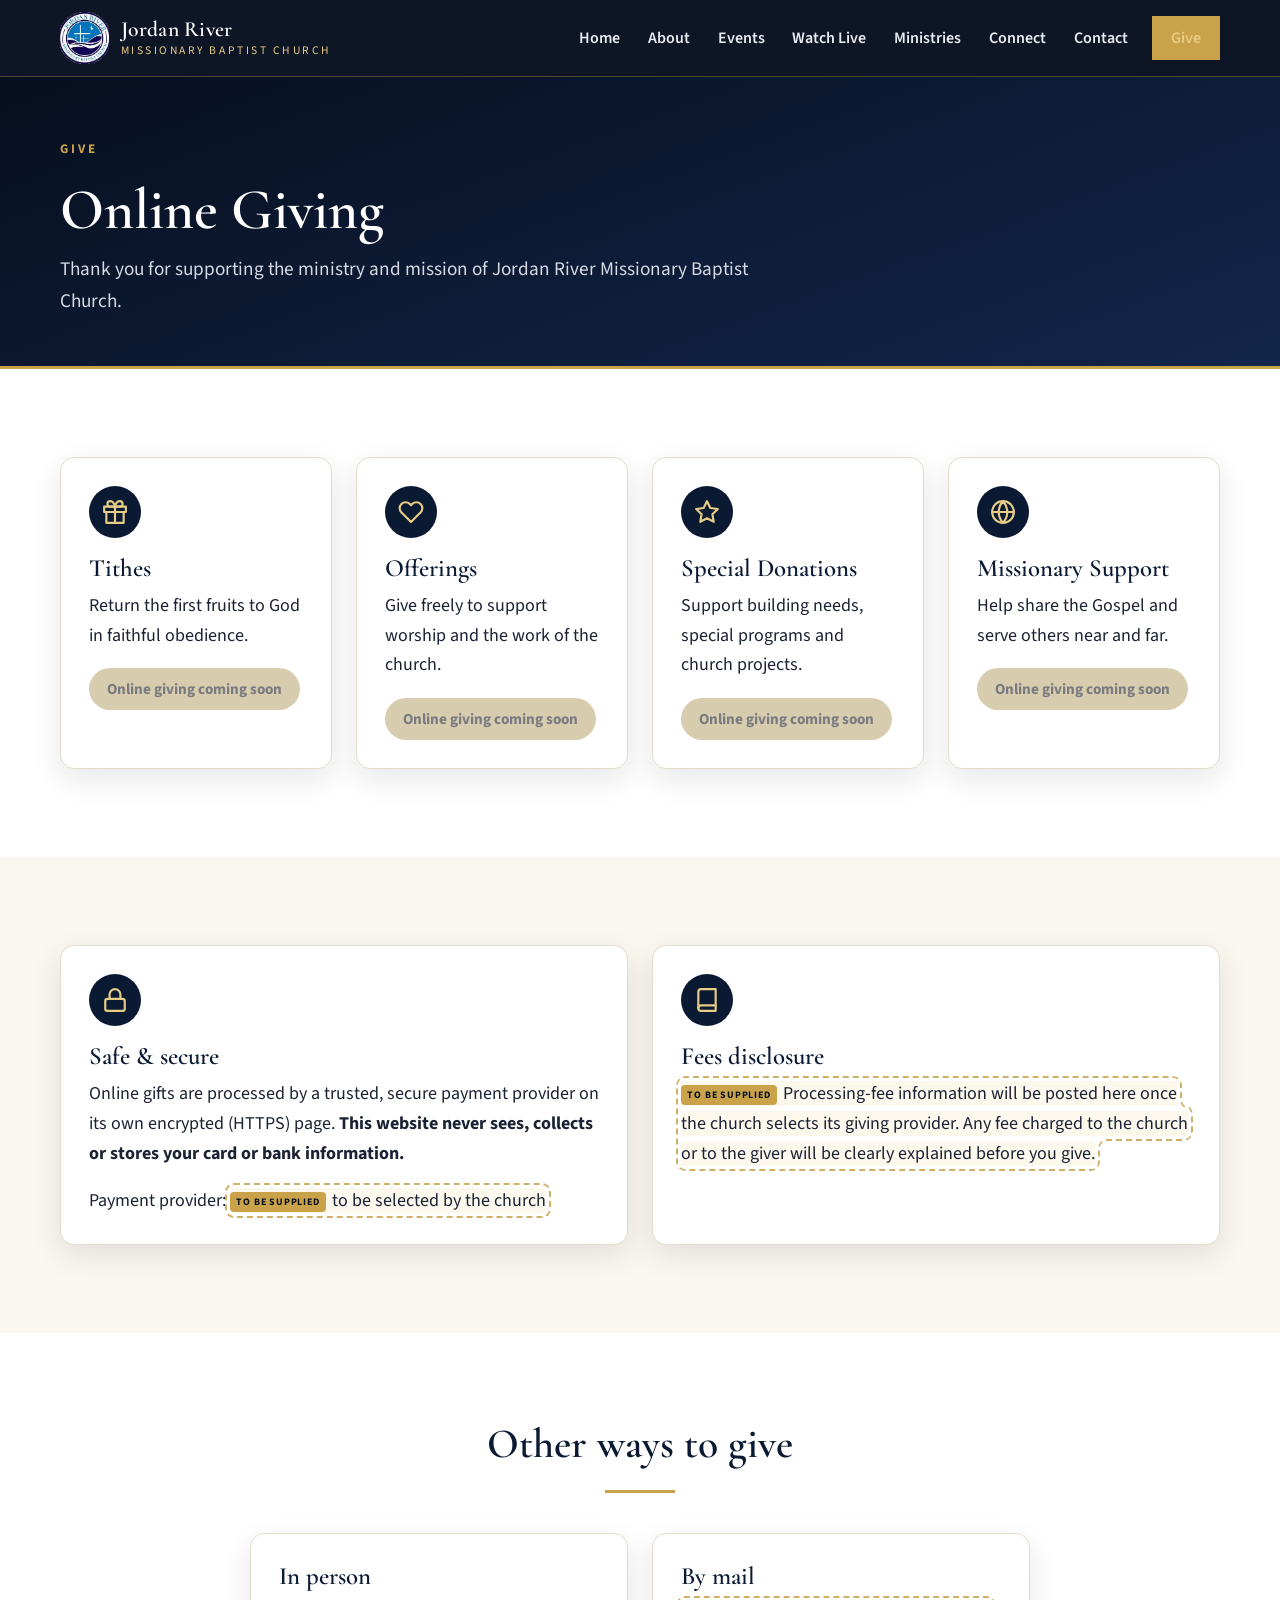
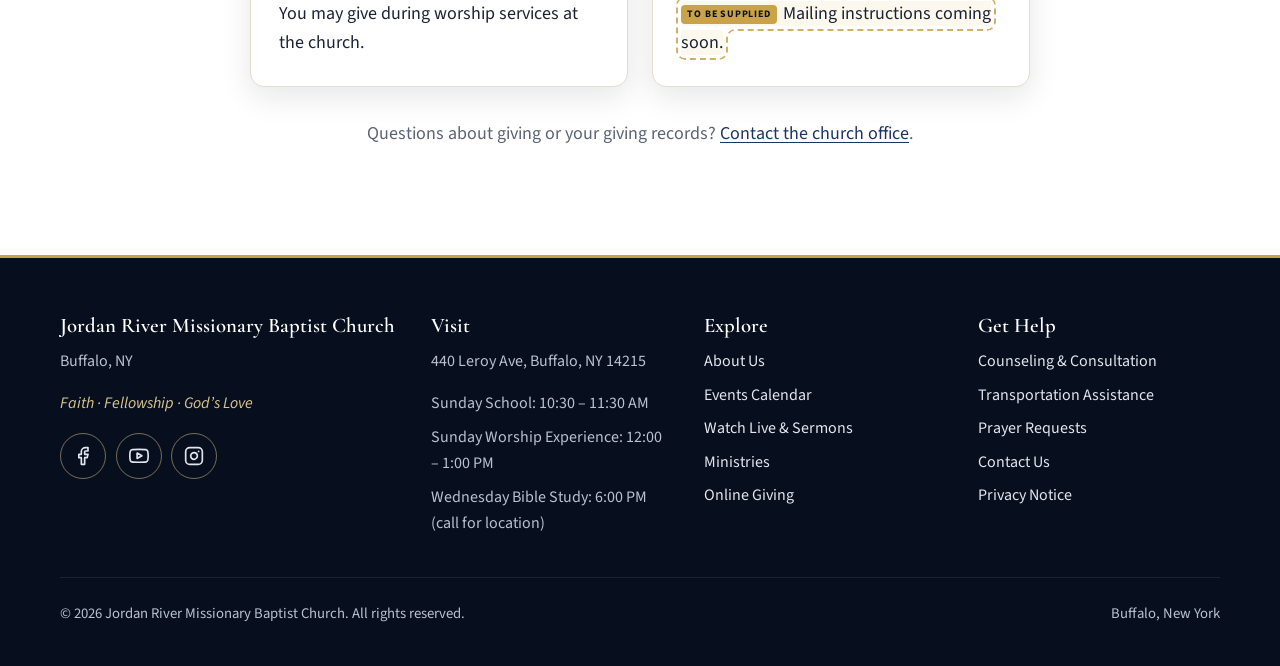
<file: give.html>
<!DOCTYPE html>
<html lang="en">
<head>
<meta charset="utf-8">
<meta name="viewport" content="width=device-width, initial-scale=1, viewport-fit=cover">
<title>Online Giving | Jordan River Missionary Baptist Church</title>
<meta name="description" content="Give tithes, offerings, special donations and missionary support to Jordan River Missionary Baptist Church securely online.">
<link rel="canonical" href="https://jordanriverbuffalo.com/give.html">
<meta name="theme-color" content="#0b1a33">
<meta property="og:type" content="website">
<meta property="og:title" content="Online Giving | Jordan River Missionary Baptist Church">
<meta property="og:description" content="Give tithes, offerings, special donations and missionary support to Jordan River Missionary Baptist Church securely online.">
<meta property="og:url" content="https://jordanriverbuffalo.com/give.html">
<meta property="og:site_name" content="Jordan River Missionary Baptist Church">
<link rel="icon" href="favicon.svg" type="image/svg+xml">
<link rel="preconnect" href="https://fonts.googleapis.com">
<link rel="preconnect" href="https://fonts.gstatic.com" crossorigin>
<link href="https://fonts.googleapis.com/css2?family=Cormorant+Garamond:ital,wght@0,500;0,600;1,500&family=Source+Sans+3:wght@400;600;700&display=swap" rel="stylesheet">
<link rel="stylesheet" href="style.css">
<script src="config.js" defer></script>
<script src="main.js" defer></script>
</head>
<body data-page="give">
<a class="skip-link" href="#main">Skip to main content</a>
<header class="site-header">
  <div class="container header-inner">
    <a class="brand" href="index.html" aria-label="Jordan River Missionary Baptist Church — home">
      <img data-logo hidden alt="Jordan River Missionary Baptist Church logo">
      <span class="brand-text"><span class="brand-name">Jordan River</span><span class="brand-sub">Missionary Baptist Church</span></span>
    </a>
    <button class="nav-toggle" type="button" aria-expanded="false" aria-controls="main-nav"><span class="bars" aria-hidden="true"></span> Menu</button>
    <nav class="main-nav" id="main-nav" aria-label="Main"><ul><li><a href="index.html">Home</a></li><li><a href="about.html">About</a></li><li><a href="events.html">Events</a></li><li><a href="watch.html">Watch Live</a></li><li><a href="ministries.html">Ministries</a></li><li><a href="connect.html">Connect</a></li><li><a href="contact.html">Contact</a></li><li><a class="nav-give" href="give.html" aria-current="page">Give</a></li></ul></nav>
  </div>
</header>
<main id="main">
<section class="page-hero"><div class="container"><span class="eyebrow">Give</span><h1>Online Giving</h1><p>Thank you for supporting the ministry and mission of Jordan River Missionary Baptist Church.</p></div></section>
<section class="section">
  <div class="container">
    <div class="grid grid-4">
      <div class="card"><div class="card-icon"><svg viewBox="0 0 24 24" fill="none" stroke="currentColor" stroke-width="2" stroke-linecap="round" stroke-linejoin="round" aria-hidden="true" focusable="false"><polyline points="20 12 20 22 4 22 4 12"/><rect x="2" y="7" width="20" height="5"/><line x1="12" y1="22" x2="12" y2="7"/><path d="M12 7H7.5a2.5 2.5 0 0 1 0-5C11 2 12 7 12 7z"/><path d="M12 7h4.5a2.5 2.5 0 0 0 0-5C13 2 12 7 12 7z"/></svg></div><h3>Tithes</h3><p>Return the first fruits to God in faithful obedience.</p>
<a class="btn btn-gold btn-small" data-link="giving:tithes" data-missing-label="Online giving coming soon" data-missing-title="The church has not set up its giving provider yet" href="#"><span class="lbl">Give Tithes</span></a></div>
      <div class="card"><div class="card-icon"><svg viewBox="0 0 24 24" fill="none" stroke="currentColor" stroke-width="2" stroke-linecap="round" stroke-linejoin="round" aria-hidden="true" focusable="false"><path d="M20.84 4.61a5.5 5.5 0 0 0-7.78 0L12 5.67l-1.06-1.06a5.5 5.5 0 0 0-7.78 7.78l1.06 1.06L12 21.23l7.78-7.78 1.06-1.06a5.5 5.5 0 0 0 0-7.78z"/></svg></div><h3>Offerings</h3><p>Give freely to support worship and the work of the church.</p>
<a class="btn btn-gold btn-small" data-link="giving:offerings" data-missing-label="Online giving coming soon" data-missing-title="The church has not set up its giving provider yet" href="#"><span class="lbl">Give Offerings</span></a></div>
      <div class="card"><div class="card-icon"><svg viewBox="0 0 24 24" fill="none" stroke="currentColor" stroke-width="2" stroke-linecap="round" stroke-linejoin="round" aria-hidden="true" focusable="false"><polygon points="12 2 15.09 8.26 22 9.27 17 14.14 18.18 21.02 12 17.77 5.82 21.02 7 14.14 2 9.27 8.91 8.26 12 2"/></svg></div><h3>Special Donations</h3><p>Support building needs, special programs and church projects.</p>
<a class="btn btn-gold btn-small" data-link="giving:special" data-missing-label="Online giving coming soon" data-missing-title="The church has not set up its giving provider yet" href="#"><span class="lbl">Give a Special Donation</span></a></div>
      <div class="card"><div class="card-icon"><svg viewBox="0 0 24 24" fill="none" stroke="currentColor" stroke-width="2" stroke-linecap="round" stroke-linejoin="round" aria-hidden="true" focusable="false"><circle cx="12" cy="12" r="10"/><line x1="2" y1="12" x2="22" y2="12"/><path d="M12 2a15.3 15.3 0 0 1 4 10 15.3 15.3 0 0 1-4 10 15.3 15.3 0 0 1-4-10 15.3 15.3 0 0 1 4-10z"/></svg></div><h3>Missionary Support</h3><p>Help share the Gospel and serve others near and far.</p>
<a class="btn btn-gold btn-small" data-link="giving:missions" data-missing-label="Online giving coming soon" data-missing-title="The church has not set up its giving provider yet" href="#"><span class="lbl">Give Missionary</span></a></div>
    </div>
  </div>
</section>

<section class="section section-ivory">
  <div class="container grid grid-2">
    <div class="card">
      <div class="card-icon"><svg viewBox="0 0 24 24" fill="none" stroke="currentColor" stroke-width="2" stroke-linecap="round" stroke-linejoin="round" aria-hidden="true" focusable="false"><rect x="3" y="11" width="18" height="11" rx="2"/><path d="M7 11V7a5 5 0 0 1 10 0v4"/></svg></div>
      <h3>Safe &amp; secure</h3>
      <p>Online gifts are processed by a trusted, secure payment provider on its own encrypted (HTTPS) page. <strong>This website never sees, collects or stores your card or bank information.</strong></p>
      <p class="mb-0">Payment provider: <span data-cfg="giving.provider" class="ph">to be selected by the church</span></p>
    </div>
    <div class="card">
      <div class="card-icon"><svg viewBox="0 0 24 24" fill="none" stroke="currentColor" stroke-width="2" stroke-linecap="round" stroke-linejoin="round" aria-hidden="true" focusable="false"><path d="M4 19.5A2.5 2.5 0 0 1 6.5 17H20"/><path d="M6.5 2H20v20H6.5A2.5 2.5 0 0 1 4 19.5v-15A2.5 2.5 0 0 1 6.5 2z"/></svg></div>
      <h3>Fees disclosure</h3>
      <p class="mb-0"><span data-fee-note class="ph">Processing-fee information will be posted here once the church selects its giving provider. Any fee charged to the church or to the giver will be clearly explained before you give.</span></p>
    </div>
  </div>
</section>

<section class="section">
  <div class="container narrow">
    <div class="section-head"><h2>Other ways to give</h2><hr class="divider"></div>
    <div class="grid grid-2">
      <div class="card"><h3>In person</h3><p class="mb-0">You may give during worship services at the church.</p></div>
      <div class="card"><h3>By mail</h3><p class="mb-0"><span data-cfg="giving.mailInstructions" class="ph">Mailing instructions coming soon.</span></p></div>
    </div>
    <p class="center muted mt-2">Questions about giving or your giving records? <a href="contact.html?topic=Giving%20question#contact-form">Contact the church office</a>.</p>
  </div>
</section>

</main>
<footer class="site-footer">
  <div class="container">
    <div class="footer-grid">
      <div>
        <h3>Jordan River Missionary Baptist Church</h3>
        <p><span data-cfg="cityline">Buffalo, NY</span></p>
        <p class="mb-0" style="color:#d8c58f;font-style:italic">Faith · Fellowship · God’s Love</p>
        <div class="mt-1"><div class="social"><a data-link="facebook" href="#" aria-label="Facebook"><svg viewBox="0 0 24 24" fill="none" stroke="currentColor" stroke-width="2" stroke-linecap="round" stroke-linejoin="round" aria-hidden="true" focusable="false"><path d="M18 2h-3a5 5 0 0 0-5 5v3H7v4h3v8h4v-8h3l1-4h-4V7a1 1 0 0 1 1-1h3z"/></svg></a><a data-link="youtube" href="#" aria-label="YouTube"><svg viewBox="0 0 24 24" fill="none" stroke="currentColor" stroke-width="2" stroke-linecap="round" stroke-linejoin="round" aria-hidden="true" focusable="false"><path d="M22.54 6.42a2.78 2.78 0 0 0-1.94-2C18.88 4 12 4 12 4s-6.88 0-8.6.46a2.78 2.78 0 0 0-1.94 2A29 29 0 0 0 1 11.75a29 29 0 0 0 .46 5.33A2.78 2.78 0 0 0 3.4 19c1.72.46 8.6.46 8.6.46s6.88 0 8.6-.46a2.78 2.78 0 0 0 1.94-2 29 29 0 0 0 .46-5.25 29 29 0 0 0-.46-5.33z"/><polygon points="9.75 15.02 15.5 11.75 9.75 8.48 9.75 15.02"/></svg></a><a data-link="instagram" href="#" aria-label="Instagram"><svg viewBox="0 0 24 24" fill="none" stroke="currentColor" stroke-width="2" stroke-linecap="round" stroke-linejoin="round" aria-hidden="true" focusable="false"><rect x="2" y="2" width="20" height="20" rx="5"/><path d="M16 11.37A4 4 0 1 1 12.63 8 4 4 0 0 1 16 11.37z"/><line x1="17.5" y1="6.5" x2="17.51" y2="6.5"/></svg></a></div></div>
      </div>
      <div>
        <h3>Visit</h3>
        <p class="mb-0"><span data-cfg="address" class="ph">Street address coming soon</span></p>
        <ul class="footer-links mt-1" data-service-times-inline></ul>
      </div>
      <div>
        <h3>Explore</h3>
        <ul class="footer-links">
          <li><a href="about.html">About Us</a></li><li><a href="events.html">Events Calendar</a></li>
          <li><a href="watch.html">Watch Live &amp; Sermons</a></li><li><a href="ministries.html">Ministries</a></li>
          <li><a href="give.html">Online Giving</a></li>
        </ul>
      </div>
      <div>
        <h3>Get Help</h3>
        <ul class="footer-links">
          <li><a href="counseling.html">Counseling &amp; Consultation</a></li><li><a href="transportation.html">Transportation Assistance</a></li>
          <li><a href="connect.html#prayer">Prayer Requests</a></li><li><a href="contact.html">Contact Us</a></li>
          <li><a href="privacy.html">Privacy Notice</a></li>
        </ul>
      </div>
    </div>
    <div class="footer-bottom">
      <span>© <span data-year></span> Jordan River Missionary Baptist Church. All rights reserved.</span>
      <span>Buffalo, New York</span>
    </div>
  </div>
</footer>
<nav class="quick-bar" aria-label="Quick actions">
  <a href="watch.html"><svg viewBox="0 0 24 24" fill="none" stroke="currentColor" stroke-width="2" stroke-linecap="round" stroke-linejoin="round" aria-hidden="true" focusable="false"><polygon points="6 4 20 12 6 20 6 4"/></svg>Watch</a>
  <a href="events.html"><svg viewBox="0 0 24 24" fill="none" stroke="currentColor" stroke-width="2" stroke-linecap="round" stroke-linejoin="round" aria-hidden="true" focusable="false"><rect x="3" y="4" width="18" height="18" rx="2"/><line x1="16" y1="2" x2="16" y2="6"/><line x1="8" y1="2" x2="8" y2="6"/><line x1="3" y1="10" x2="21" y2="10"/></svg>Events</a>
  <a data-link="tel" href="#" data-missing-title="Phone number coming soon"><svg viewBox="0 0 24 24" fill="none" stroke="currentColor" stroke-width="2" stroke-linecap="round" stroke-linejoin="round" aria-hidden="true" focusable="false"><path d="M22 16.92v3a2 2 0 0 1-2.18 2 19.79 19.79 0 0 1-8.63-3.07 19.5 19.5 0 0 1-6-6 19.79 19.79 0 0 1-3.07-8.67A2 2 0 0 1 4.11 2h3a2 2 0 0 1 2 1.72c.13.96.36 1.9.7 2.81a2 2 0 0 1-.45 2.11L8.09 9.91a16 16 0 0 0 6 6l1.27-1.27a2 2 0 0 1 2.11-.45c.91.34 1.85.57 2.81.7A2 2 0 0 1 22 16.92z"/></svg>Call</a>
  <a href="give.html"><svg viewBox="0 0 24 24" fill="none" stroke="currentColor" stroke-width="2" stroke-linecap="round" stroke-linejoin="round" aria-hidden="true" focusable="false"><polyline points="20 12 20 22 4 22 4 12"/><rect x="2" y="7" width="20" height="5"/><line x1="12" y1="22" x2="12" y2="7"/><path d="M12 7H7.5a2.5 2.5 0 0 1 0-5C11 2 12 7 12 7z"/><path d="M12 7h4.5a2.5 2.5 0 0 0 0-5C13 2 12 7 12 7z"/></svg>Give</a>
</nav>
</body>
</html>
</file>
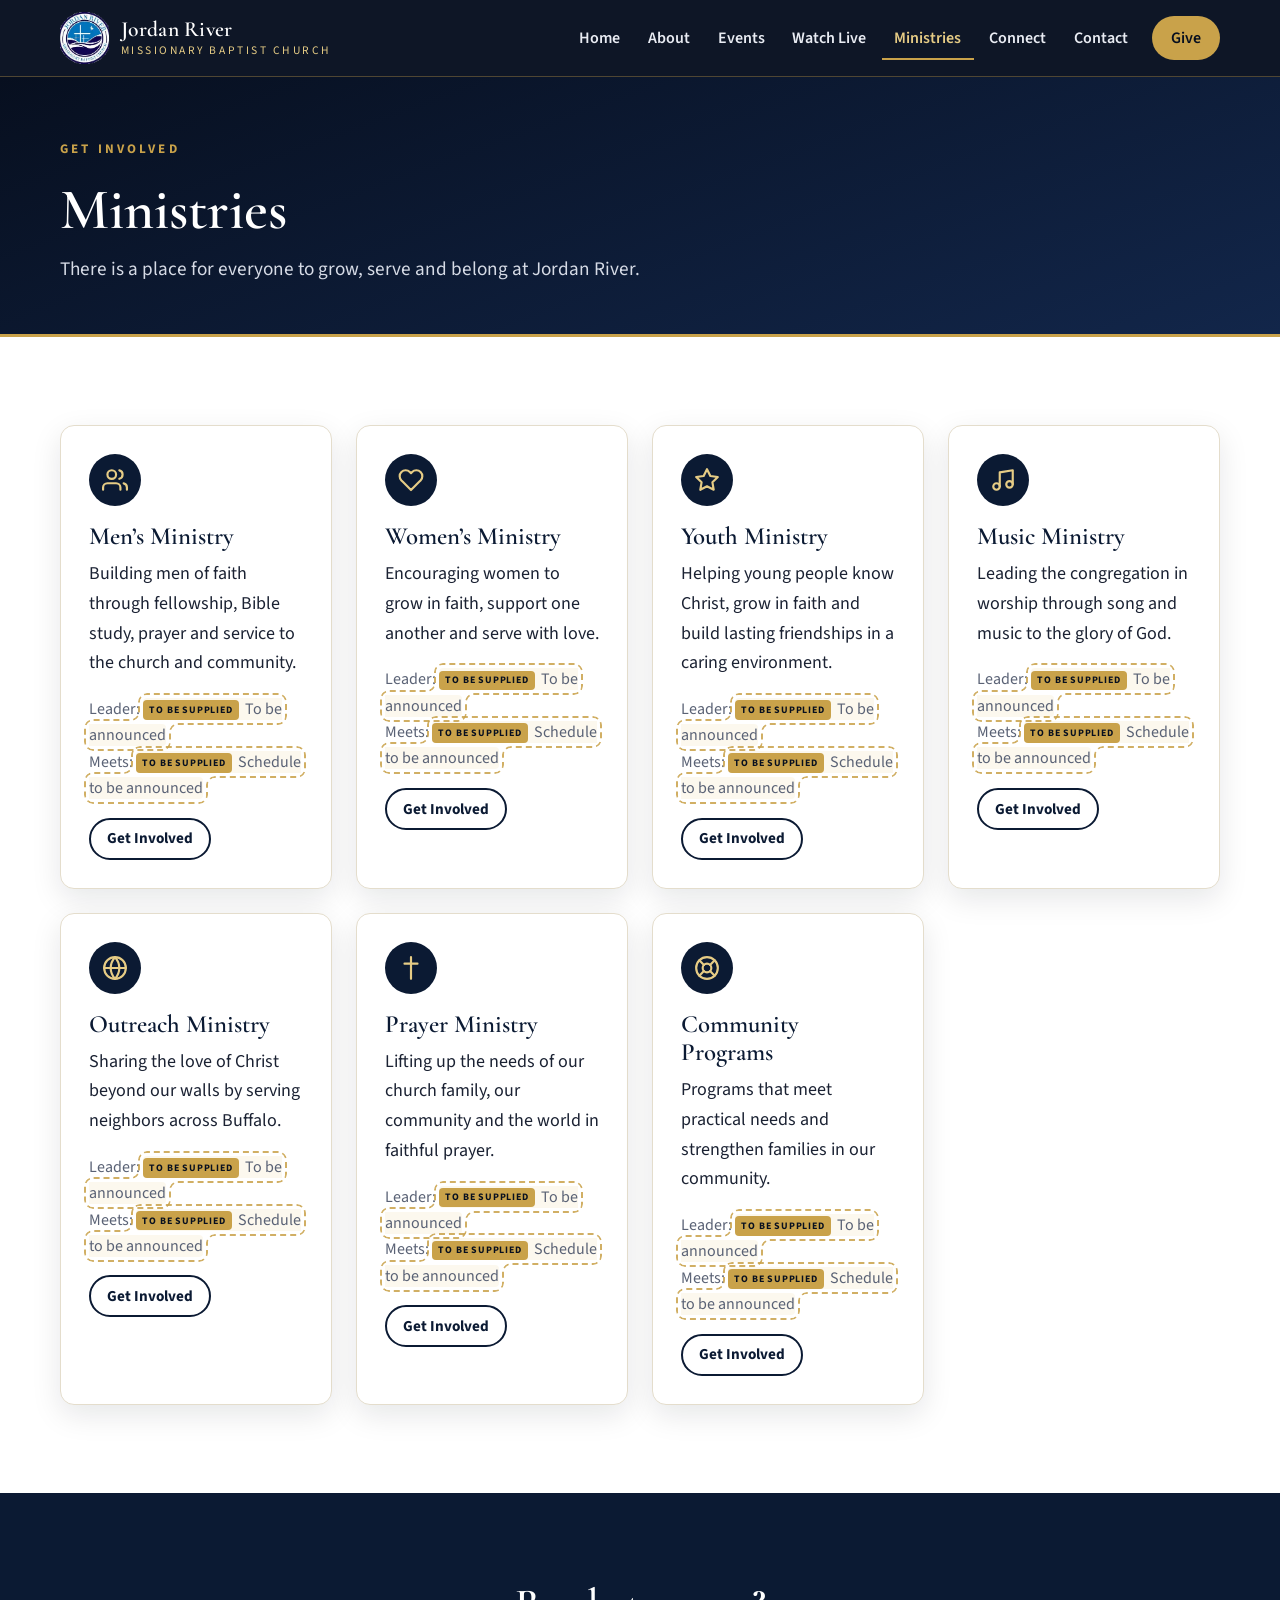
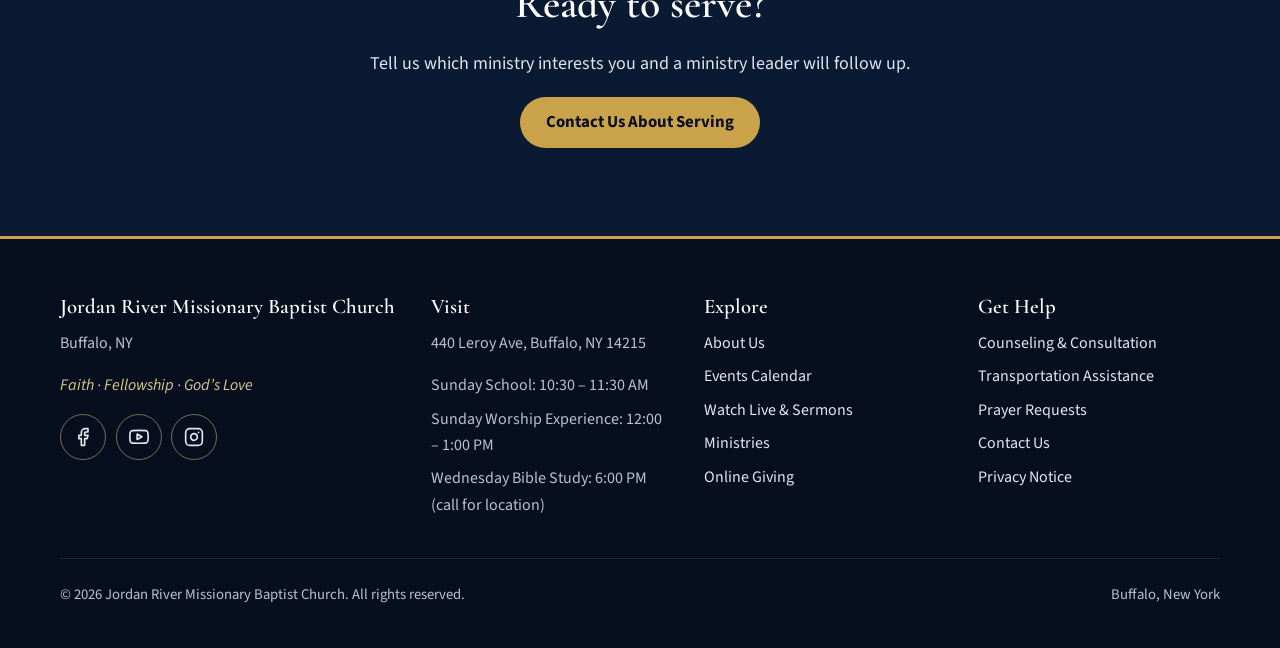
<file: ministries.html>
<!DOCTYPE html>
<html lang="en">
<head>
<meta charset="utf-8">
<meta name="viewport" content="width=device-width, initial-scale=1, viewport-fit=cover">
<title>Ministries | Jordan River Missionary Baptist Church</title>
<meta name="description" content="Men's, Women's, Youth, Music, Outreach and Prayer ministries and community programs at Jordan River Missionary Baptist Church, Buffalo NY.">
<link rel="canonical" href="https://jordanriverbuffalo.com/ministries.html">
<meta name="theme-color" content="#0b1a33">
<meta property="og:type" content="website">
<meta property="og:title" content="Ministries | Jordan River Missionary Baptist Church">
<meta property="og:description" content="Men's, Women's, Youth, Music, Outreach and Prayer ministries and community programs at Jordan River Missionary Baptist Church, Buffalo NY.">
<meta property="og:url" content="https://jordanriverbuffalo.com/ministries.html">
<meta property="og:site_name" content="Jordan River Missionary Baptist Church">
<link rel="icon" href="favicon.svg" type="image/svg+xml">
<link rel="preconnect" href="https://fonts.googleapis.com">
<link rel="preconnect" href="https://fonts.gstatic.com" crossorigin>
<link href="https://fonts.googleapis.com/css2?family=Cormorant+Garamond:ital,wght@0,500;0,600;1,500&family=Source+Sans+3:wght@400;600;700&display=swap" rel="stylesheet">
<link rel="stylesheet" href="style.css">
<script src="config.js" defer></script>
<script src="main.js" defer></script>
</head>
<body data-page="ministries">
<a class="skip-link" href="#main">Skip to main content</a>
<header class="site-header">
  <div class="container header-inner">
    <a class="brand" href="index.html" aria-label="Jordan River Missionary Baptist Church — home">
      <img data-logo hidden alt="Jordan River Missionary Baptist Church logo">
      <span class="brand-text"><span class="brand-name">Jordan River</span><span class="brand-sub">Missionary Baptist Church</span></span>
    </a>
    <button class="nav-toggle" type="button" aria-expanded="false" aria-controls="main-nav"><span class="bars" aria-hidden="true"></span> Menu</button>
    <nav class="main-nav" id="main-nav" aria-label="Main"><ul><li><a href="index.html">Home</a></li><li><a href="about.html">About</a></li><li><a href="events.html">Events</a></li><li><a href="watch.html">Watch Live</a></li><li><a href="ministries.html" aria-current="page">Ministries</a></li><li><a href="connect.html">Connect</a></li><li><a href="contact.html">Contact</a></li><li><a class="nav-give" href="give.html">Give</a></li></ul></nav>
  </div>
</header>
<main id="main">
<section class="page-hero"><div class="container"><span class="eyebrow">Get Involved</span><h1>Ministries</h1><p>There is a place for everyone to grow, serve and belong at Jordan River.</p></div></section>
<section class="section">
  <div class="container">
    <div class="grid grid-3"><article class="card" id="mens"><div class="card-icon"><svg viewBox="0 0 24 24" fill="none" stroke="currentColor" stroke-width="2" stroke-linecap="round" stroke-linejoin="round" aria-hidden="true" focusable="false"><path d="M17 21v-2a4 4 0 0 0-4-4H5a4 4 0 0 0-4 4v2"/><circle cx="9" cy="7" r="4"/><path d="M23 21v-2a4 4 0 0 0-3-3.87"/><path d="M16 3.13a4 4 0 0 1 0 7.75"/></svg></div><h3>Men’s Ministry</h3>
<p>Building men of faith through fellowship, Bible study, prayer and service to the church and community.</p>
<p class="muted" style="font-size:1rem">Leader: <span class="ph">To be announced</span><br>Meets: <span class="ph">Schedule to be announced</span></p>
<a class="btn btn-outline-dark btn-small" href="contact.html?topic=Men%27s%20Ministry#contact-form">Get Involved</a></article><article class="card" id="womens"><div class="card-icon"><svg viewBox="0 0 24 24" fill="none" stroke="currentColor" stroke-width="2" stroke-linecap="round" stroke-linejoin="round" aria-hidden="true" focusable="false"><path d="M20.84 4.61a5.5 5.5 0 0 0-7.78 0L12 5.67l-1.06-1.06a5.5 5.5 0 0 0-7.78 7.78l1.06 1.06L12 21.23l7.78-7.78 1.06-1.06a5.5 5.5 0 0 0 0-7.78z"/></svg></div><h3>Women’s Ministry</h3>
<p>Encouraging women to grow in faith, support one another and serve with love.</p>
<p class="muted" style="font-size:1rem">Leader: <span class="ph">To be announced</span><br>Meets: <span class="ph">Schedule to be announced</span></p>
<a class="btn btn-outline-dark btn-small" href="contact.html?topic=Women%27s%20Ministry#contact-form">Get Involved</a></article><article class="card" id="youth"><div class="card-icon"><svg viewBox="0 0 24 24" fill="none" stroke="currentColor" stroke-width="2" stroke-linecap="round" stroke-linejoin="round" aria-hidden="true" focusable="false"><polygon points="12 2 15.09 8.26 22 9.27 17 14.14 18.18 21.02 12 17.77 5.82 21.02 7 14.14 2 9.27 8.91 8.26 12 2"/></svg></div><h3>Youth Ministry</h3>
<p>Helping young people know Christ, grow in faith and build lasting friendships in a caring environment.</p>
<p class="muted" style="font-size:1rem">Leader: <span class="ph">To be announced</span><br>Meets: <span class="ph">Schedule to be announced</span></p>
<a class="btn btn-outline-dark btn-small" href="contact.html?topic=Youth%20Ministry#contact-form">Get Involved</a></article><article class="card" id="music"><div class="card-icon"><svg viewBox="0 0 24 24" fill="none" stroke="currentColor" stroke-width="2" stroke-linecap="round" stroke-linejoin="round" aria-hidden="true" focusable="false"><path d="M9 18V5l12-2v13"/><circle cx="6" cy="18" r="3"/><circle cx="18" cy="16" r="3"/></svg></div><h3>Music Ministry</h3>
<p>Leading the congregation in worship through song and music to the glory of God.</p>
<p class="muted" style="font-size:1rem">Leader: <span class="ph">To be announced</span><br>Meets: <span class="ph">Schedule to be announced</span></p>
<a class="btn btn-outline-dark btn-small" href="contact.html?topic=Music%20Ministry#contact-form">Get Involved</a></article><article class="card" id="outreach"><div class="card-icon"><svg viewBox="0 0 24 24" fill="none" stroke="currentColor" stroke-width="2" stroke-linecap="round" stroke-linejoin="round" aria-hidden="true" focusable="false"><circle cx="12" cy="12" r="10"/><line x1="2" y1="12" x2="22" y2="12"/><path d="M12 2a15.3 15.3 0 0 1 4 10 15.3 15.3 0 0 1-4 10 15.3 15.3 0 0 1-4-10 15.3 15.3 0 0 1 4-10z"/></svg></div><h3>Outreach Ministry</h3>
<p>Sharing the love of Christ beyond our walls by serving neighbors across Buffalo.</p>
<p class="muted" style="font-size:1rem">Leader: <span class="ph">To be announced</span><br>Meets: <span class="ph">Schedule to be announced</span></p>
<a class="btn btn-outline-dark btn-small" href="contact.html?topic=Outreach%20Ministry#contact-form">Get Involved</a></article><article class="card" id="prayer"><div class="card-icon"><svg viewBox="0 0 24 24" fill="none" stroke="currentColor" stroke-width="2" stroke-linecap="round" stroke-linejoin="round" aria-hidden="true" focusable="false"><path d="M12 2v20M6 8h12"/></svg></div><h3>Prayer Ministry</h3>
<p>Lifting up the needs of our church family, our community and the world in faithful prayer.</p>
<p class="muted" style="font-size:1rem">Leader: <span class="ph">To be announced</span><br>Meets: <span class="ph">Schedule to be announced</span></p>
<a class="btn btn-outline-dark btn-small" href="contact.html?topic=Prayer%20Ministry#contact-form">Get Involved</a></article><article class="card" id="community"><div class="card-icon"><svg viewBox="0 0 24 24" fill="none" stroke="currentColor" stroke-width="2" stroke-linecap="round" stroke-linejoin="round" aria-hidden="true" focusable="false"><circle cx="12" cy="12" r="10"/><circle cx="12" cy="12" r="4"/><line x1="4.93" y1="4.93" x2="9.17" y2="9.17"/><line x1="14.83" y1="14.83" x2="19.07" y2="19.07"/><line x1="14.83" y1="9.17" x2="19.07" y2="4.93"/><line x1="4.93" y1="19.07" x2="9.17" y2="14.83"/></svg></div><h3>Community Programs</h3>
<p>Programs that meet practical needs and strengthen families in our community.</p>
<p class="muted" style="font-size:1rem">Leader: <span class="ph">To be announced</span><br>Meets: <span class="ph">Schedule to be announced</span></p>
<a class="btn btn-outline-dark btn-small" href="contact.html?topic=Community%20Programs#contact-form">Get Involved</a></article></div>
  </div>
</section>
<section class="section section-navy">
  <div class="container center narrow">
    <h2>Ready to serve?</h2>
    <p>Tell us which ministry interests you and a ministry leader will follow up.</p>
    <a class="btn btn-gold" href="contact.html?topic=Ministry%20involvement#contact-form">Contact Us About Serving</a>
  </div>
</section>

</main>
<footer class="site-footer">
  <div class="container">
    <div class="footer-grid">
      <div>
        <h3>Jordan River Missionary Baptist Church</h3>
        <p><span data-cfg="cityline">Buffalo, NY</span></p>
        <p class="mb-0" style="color:#d8c58f;font-style:italic">Faith · Fellowship · God’s Love</p>
        <div class="mt-1"><div class="social"><a data-link="facebook" href="#" aria-label="Facebook"><svg viewBox="0 0 24 24" fill="none" stroke="currentColor" stroke-width="2" stroke-linecap="round" stroke-linejoin="round" aria-hidden="true" focusable="false"><path d="M18 2h-3a5 5 0 0 0-5 5v3H7v4h3v8h4v-8h3l1-4h-4V7a1 1 0 0 1 1-1h3z"/></svg></a><a data-link="youtube" href="#" aria-label="YouTube"><svg viewBox="0 0 24 24" fill="none" stroke="currentColor" stroke-width="2" stroke-linecap="round" stroke-linejoin="round" aria-hidden="true" focusable="false"><path d="M22.54 6.42a2.78 2.78 0 0 0-1.94-2C18.88 4 12 4 12 4s-6.88 0-8.6.46a2.78 2.78 0 0 0-1.94 2A29 29 0 0 0 1 11.75a29 29 0 0 0 .46 5.33A2.78 2.78 0 0 0 3.4 19c1.72.46 8.6.46 8.6.46s6.88 0 8.6-.46a2.78 2.78 0 0 0 1.94-2 29 29 0 0 0 .46-5.25 29 29 0 0 0-.46-5.33z"/><polygon points="9.75 15.02 15.5 11.75 9.75 8.48 9.75 15.02"/></svg></a><a data-link="instagram" href="#" aria-label="Instagram"><svg viewBox="0 0 24 24" fill="none" stroke="currentColor" stroke-width="2" stroke-linecap="round" stroke-linejoin="round" aria-hidden="true" focusable="false"><rect x="2" y="2" width="20" height="20" rx="5"/><path d="M16 11.37A4 4 0 1 1 12.63 8 4 4 0 0 1 16 11.37z"/><line x1="17.5" y1="6.5" x2="17.51" y2="6.5"/></svg></a></div></div>
      </div>
      <div>
        <h3>Visit</h3>
        <p class="mb-0"><span data-cfg="address" class="ph">Street address coming soon</span></p>
        <ul class="footer-links mt-1" data-service-times-inline></ul>
      </div>
      <div>
        <h3>Explore</h3>
        <ul class="footer-links">
          <li><a href="about.html">About Us</a></li><li><a href="events.html">Events Calendar</a></li>
          <li><a href="watch.html">Watch Live &amp; Sermons</a></li><li><a href="ministries.html">Ministries</a></li>
          <li><a href="give.html">Online Giving</a></li>
        </ul>
      </div>
      <div>
        <h3>Get Help</h3>
        <ul class="footer-links">
          <li><a href="counseling.html">Counseling &amp; Consultation</a></li><li><a href="transportation.html">Transportation Assistance</a></li>
          <li><a href="connect.html#prayer">Prayer Requests</a></li><li><a href="contact.html">Contact Us</a></li>
          <li><a href="privacy.html">Privacy Notice</a></li>
        </ul>
      </div>
    </div>
    <div class="footer-bottom">
      <span>© <span data-year></span> Jordan River Missionary Baptist Church. All rights reserved.</span>
      <span>Buffalo, New York</span>
    </div>
  </div>
</footer>
<nav class="quick-bar" aria-label="Quick actions">
  <a href="watch.html"><svg viewBox="0 0 24 24" fill="none" stroke="currentColor" stroke-width="2" stroke-linecap="round" stroke-linejoin="round" aria-hidden="true" focusable="false"><polygon points="6 4 20 12 6 20 6 4"/></svg>Watch</a>
  <a href="events.html"><svg viewBox="0 0 24 24" fill="none" stroke="currentColor" stroke-width="2" stroke-linecap="round" stroke-linejoin="round" aria-hidden="true" focusable="false"><rect x="3" y="4" width="18" height="18" rx="2"/><line x1="16" y1="2" x2="16" y2="6"/><line x1="8" y1="2" x2="8" y2="6"/><line x1="3" y1="10" x2="21" y2="10"/></svg>Events</a>
  <a data-link="tel" href="#" data-missing-title="Phone number coming soon"><svg viewBox="0 0 24 24" fill="none" stroke="currentColor" stroke-width="2" stroke-linecap="round" stroke-linejoin="round" aria-hidden="true" focusable="false"><path d="M22 16.92v3a2 2 0 0 1-2.18 2 19.79 19.79 0 0 1-8.63-3.07 19.5 19.5 0 0 1-6-6 19.79 19.79 0 0 1-3.07-8.67A2 2 0 0 1 4.11 2h3a2 2 0 0 1 2 1.72c.13.96.36 1.9.7 2.81a2 2 0 0 1-.45 2.11L8.09 9.91a16 16 0 0 0 6 6l1.27-1.27a2 2 0 0 1 2.11-.45c.91.34 1.85.57 2.81.7A2 2 0 0 1 22 16.92z"/></svg>Call</a>
  <a href="give.html"><svg viewBox="0 0 24 24" fill="none" stroke="currentColor" stroke-width="2" stroke-linecap="round" stroke-linejoin="round" aria-hidden="true" focusable="false"><polyline points="20 12 20 22 4 22 4 12"/><rect x="2" y="7" width="20" height="5"/><line x1="12" y1="22" x2="12" y2="7"/><path d="M12 7H7.5a2.5 2.5 0 0 1 0-5C11 2 12 7 12 7z"/><path d="M12 7h4.5a2.5 2.5 0 0 0 0-5C13 2 12 7 12 7z"/></svg>Give</a>
</nav>
</body>
</html>
</file>
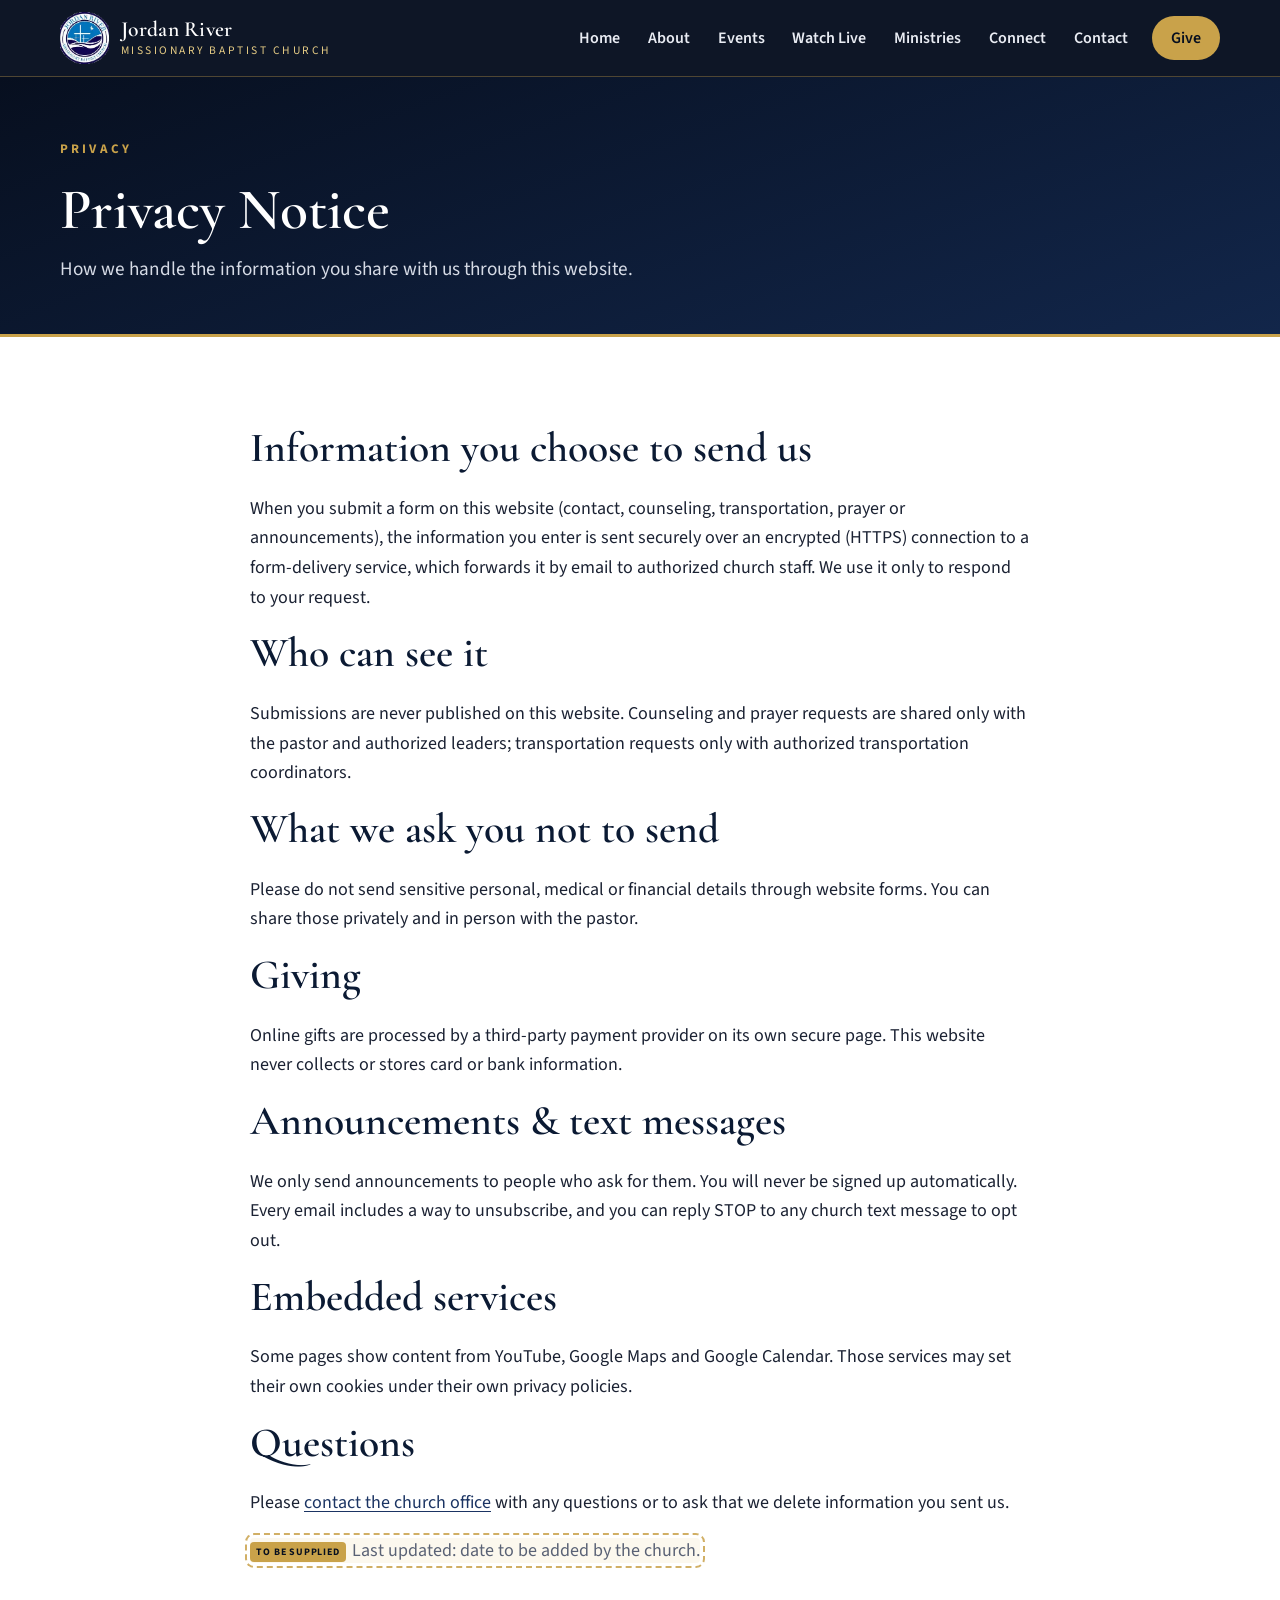
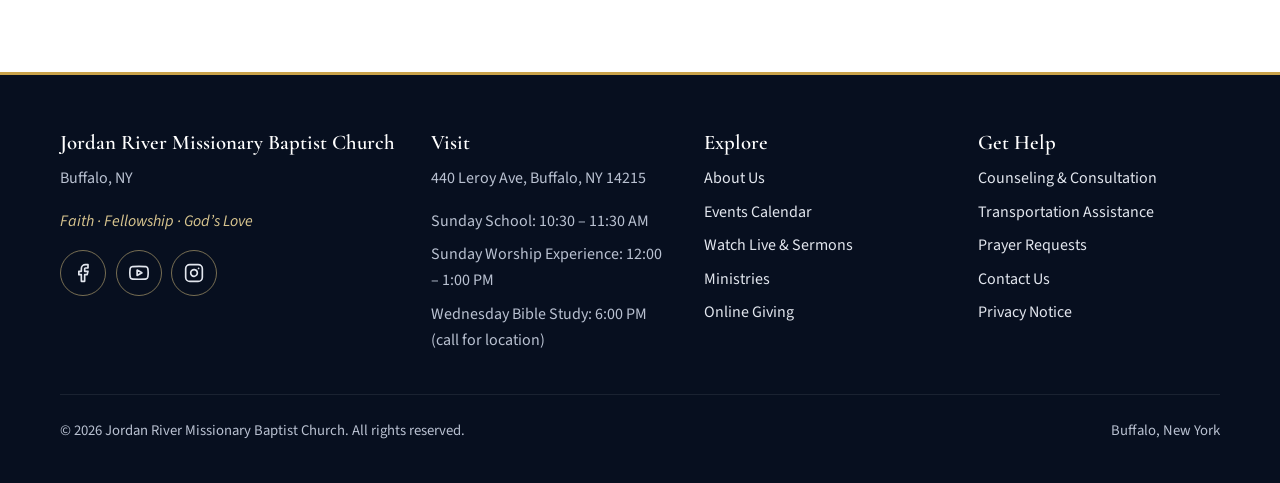
<file: privacy.html>
<!DOCTYPE html>
<html lang="en">
<head>
<meta charset="utf-8">
<meta name="viewport" content="width=device-width, initial-scale=1, viewport-fit=cover">
<title>Privacy Notice | Jordan River Missionary Baptist Church</title>
<meta name="description" content="How Jordan River Missionary Baptist Church handles information submitted through this website.">
<link rel="canonical" href="https://jordanriverbuffalo.com/privacy.html">
<meta name="theme-color" content="#0b1a33">
<meta property="og:type" content="website">
<meta property="og:title" content="Privacy Notice | Jordan River Missionary Baptist Church">
<meta property="og:description" content="How Jordan River Missionary Baptist Church handles information submitted through this website.">
<meta property="og:url" content="https://jordanriverbuffalo.com/privacy.html">
<meta property="og:site_name" content="Jordan River Missionary Baptist Church">
<link rel="icon" href="favicon.svg" type="image/svg+xml">
<link rel="preconnect" href="https://fonts.googleapis.com">
<link rel="preconnect" href="https://fonts.gstatic.com" crossorigin>
<link href="https://fonts.googleapis.com/css2?family=Cormorant+Garamond:ital,wght@0,500;0,600;1,500&family=Source+Sans+3:wght@400;600;700&display=swap" rel="stylesheet">
<link rel="stylesheet" href="style.css">
<script src="config.js" defer></script>
<script src="main.js" defer></script>
</head>
<body data-page="privacy">
<a class="skip-link" href="#main">Skip to main content</a>
<header class="site-header">
  <div class="container header-inner">
    <a class="brand" href="index.html" aria-label="Jordan River Missionary Baptist Church — home">
      <img data-logo hidden alt="Jordan River Missionary Baptist Church logo">
      <span class="brand-text"><span class="brand-name">Jordan River</span><span class="brand-sub">Missionary Baptist Church</span></span>
    </a>
    <button class="nav-toggle" type="button" aria-expanded="false" aria-controls="main-nav"><span class="bars" aria-hidden="true"></span> Menu</button>
    <nav class="main-nav" id="main-nav" aria-label="Main"><ul><li><a href="index.html">Home</a></li><li><a href="about.html">About</a></li><li><a href="events.html">Events</a></li><li><a href="watch.html">Watch Live</a></li><li><a href="ministries.html">Ministries</a></li><li><a href="connect.html">Connect</a></li><li><a href="contact.html">Contact</a></li><li><a class="nav-give" href="give.html">Give</a></li></ul></nav>
  </div>
</header>
<main id="main">
<section class="page-hero"><div class="container"><span class="eyebrow">Privacy</span><h1>Privacy Notice</h1><p>How we handle the information you share with us through this website.</p></div></section>
<section class="section"><div class="container narrow">
<h2>Information you choose to send us</h2>
<p>When you submit a form on this website (contact, counseling, transportation, prayer or announcements), the information you enter is sent securely over an encrypted (HTTPS) connection to a form-delivery service, which forwards it by email to authorized church staff. We use it only to respond to your request.</p>
<h2>Who can see it</h2>
<p>Submissions are never published on this website. Counseling and prayer requests are shared only with the pastor and authorized leaders; transportation requests only with authorized transportation coordinators.</p>
<h2>What we ask you not to send</h2>
<p>Please do not send sensitive personal, medical or financial details through website forms. You can share those privately and in person with the pastor.</p>
<h2>Giving</h2>
<p>Online gifts are processed by a third-party payment provider on its own secure page. This website never collects or stores card or bank information.</p>
<h2>Announcements &amp; text messages</h2>
<p>We only send announcements to people who ask for them. You will never be signed up automatically. Every email includes a way to unsubscribe, and you can reply STOP to any church text message to opt out.</p>
<h2>Embedded services</h2>
<p>Some pages show content from YouTube, Google Maps and Google Calendar. Those services may set their own cookies under their own privacy policies.</p>
<h2>Questions</h2>
<p>Please <a href="contact.html">contact the church office</a> with any questions or to ask that we delete information you sent us.</p>
<p class="muted"><span class="ph">Last updated: date to be added by the church.</span></p>
</div></section>

</main>
<footer class="site-footer">
  <div class="container">
    <div class="footer-grid">
      <div>
        <h3>Jordan River Missionary Baptist Church</h3>
        <p><span data-cfg="cityline">Buffalo, NY</span></p>
        <p class="mb-0" style="color:#d8c58f;font-style:italic">Faith · Fellowship · God’s Love</p>
        <div class="mt-1"><div class="social"><a data-link="facebook" href="#" aria-label="Facebook"><svg viewBox="0 0 24 24" fill="none" stroke="currentColor" stroke-width="2" stroke-linecap="round" stroke-linejoin="round" aria-hidden="true" focusable="false"><path d="M18 2h-3a5 5 0 0 0-5 5v3H7v4h3v8h4v-8h3l1-4h-4V7a1 1 0 0 1 1-1h3z"/></svg></a><a data-link="youtube" href="#" aria-label="YouTube"><svg viewBox="0 0 24 24" fill="none" stroke="currentColor" stroke-width="2" stroke-linecap="round" stroke-linejoin="round" aria-hidden="true" focusable="false"><path d="M22.54 6.42a2.78 2.78 0 0 0-1.94-2C18.88 4 12 4 12 4s-6.88 0-8.6.46a2.78 2.78 0 0 0-1.94 2A29 29 0 0 0 1 11.75a29 29 0 0 0 .46 5.33A2.78 2.78 0 0 0 3.4 19c1.72.46 8.6.46 8.6.46s6.88 0 8.6-.46a2.78 2.78 0 0 0 1.94-2 29 29 0 0 0 .46-5.25 29 29 0 0 0-.46-5.33z"/><polygon points="9.75 15.02 15.5 11.75 9.75 8.48 9.75 15.02"/></svg></a><a data-link="instagram" href="#" aria-label="Instagram"><svg viewBox="0 0 24 24" fill="none" stroke="currentColor" stroke-width="2" stroke-linecap="round" stroke-linejoin="round" aria-hidden="true" focusable="false"><rect x="2" y="2" width="20" height="20" rx="5"/><path d="M16 11.37A4 4 0 1 1 12.63 8 4 4 0 0 1 16 11.37z"/><line x1="17.5" y1="6.5" x2="17.51" y2="6.5"/></svg></a></div></div>
      </div>
      <div>
        <h3>Visit</h3>
        <p class="mb-0"><span data-cfg="address" class="ph">Street address coming soon</span></p>
        <ul class="footer-links mt-1" data-service-times-inline></ul>
      </div>
      <div>
        <h3>Explore</h3>
        <ul class="footer-links">
          <li><a href="about.html">About Us</a></li><li><a href="events.html">Events Calendar</a></li>
          <li><a href="watch.html">Watch Live &amp; Sermons</a></li><li><a href="ministries.html">Ministries</a></li>
          <li><a href="give.html">Online Giving</a></li>
        </ul>
      </div>
      <div>
        <h3>Get Help</h3>
        <ul class="footer-links">
          <li><a href="counseling.html">Counseling &amp; Consultation</a></li><li><a href="transportation.html">Transportation Assistance</a></li>
          <li><a href="connect.html#prayer">Prayer Requests</a></li><li><a href="contact.html">Contact Us</a></li>
          <li><a href="privacy.html">Privacy Notice</a></li>
        </ul>
      </div>
    </div>
    <div class="footer-bottom">
      <span>© <span data-year></span> Jordan River Missionary Baptist Church. All rights reserved.</span>
      <span>Buffalo, New York</span>
    </div>
  </div>
</footer>
<nav class="quick-bar" aria-label="Quick actions">
  <a href="watch.html"><svg viewBox="0 0 24 24" fill="none" stroke="currentColor" stroke-width="2" stroke-linecap="round" stroke-linejoin="round" aria-hidden="true" focusable="false"><polygon points="6 4 20 12 6 20 6 4"/></svg>Watch</a>
  <a href="events.html"><svg viewBox="0 0 24 24" fill="none" stroke="currentColor" stroke-width="2" stroke-linecap="round" stroke-linejoin="round" aria-hidden="true" focusable="false"><rect x="3" y="4" width="18" height="18" rx="2"/><line x1="16" y1="2" x2="16" y2="6"/><line x1="8" y1="2" x2="8" y2="6"/><line x1="3" y1="10" x2="21" y2="10"/></svg>Events</a>
  <a data-link="tel" href="#" data-missing-title="Phone number coming soon"><svg viewBox="0 0 24 24" fill="none" stroke="currentColor" stroke-width="2" stroke-linecap="round" stroke-linejoin="round" aria-hidden="true" focusable="false"><path d="M22 16.92v3a2 2 0 0 1-2.18 2 19.79 19.79 0 0 1-8.63-3.07 19.5 19.5 0 0 1-6-6 19.79 19.79 0 0 1-3.07-8.67A2 2 0 0 1 4.11 2h3a2 2 0 0 1 2 1.72c.13.96.36 1.9.7 2.81a2 2 0 0 1-.45 2.11L8.09 9.91a16 16 0 0 0 6 6l1.27-1.27a2 2 0 0 1 2.11-.45c.91.34 1.85.57 2.81.7A2 2 0 0 1 22 16.92z"/></svg>Call</a>
  <a href="give.html"><svg viewBox="0 0 24 24" fill="none" stroke="currentColor" stroke-width="2" stroke-linecap="round" stroke-linejoin="round" aria-hidden="true" focusable="false"><polyline points="20 12 20 22 4 22 4 12"/><rect x="2" y="7" width="20" height="5"/><line x1="12" y1="22" x2="12" y2="7"/><path d="M12 7H7.5a2.5 2.5 0 0 1 0-5C11 2 12 7 12 7z"/><path d="M12 7h4.5a2.5 2.5 0 0 0 0-5C13 2 12 7 12 7z"/></svg>Give</a>
</nav>
</body>
</html>
</file>
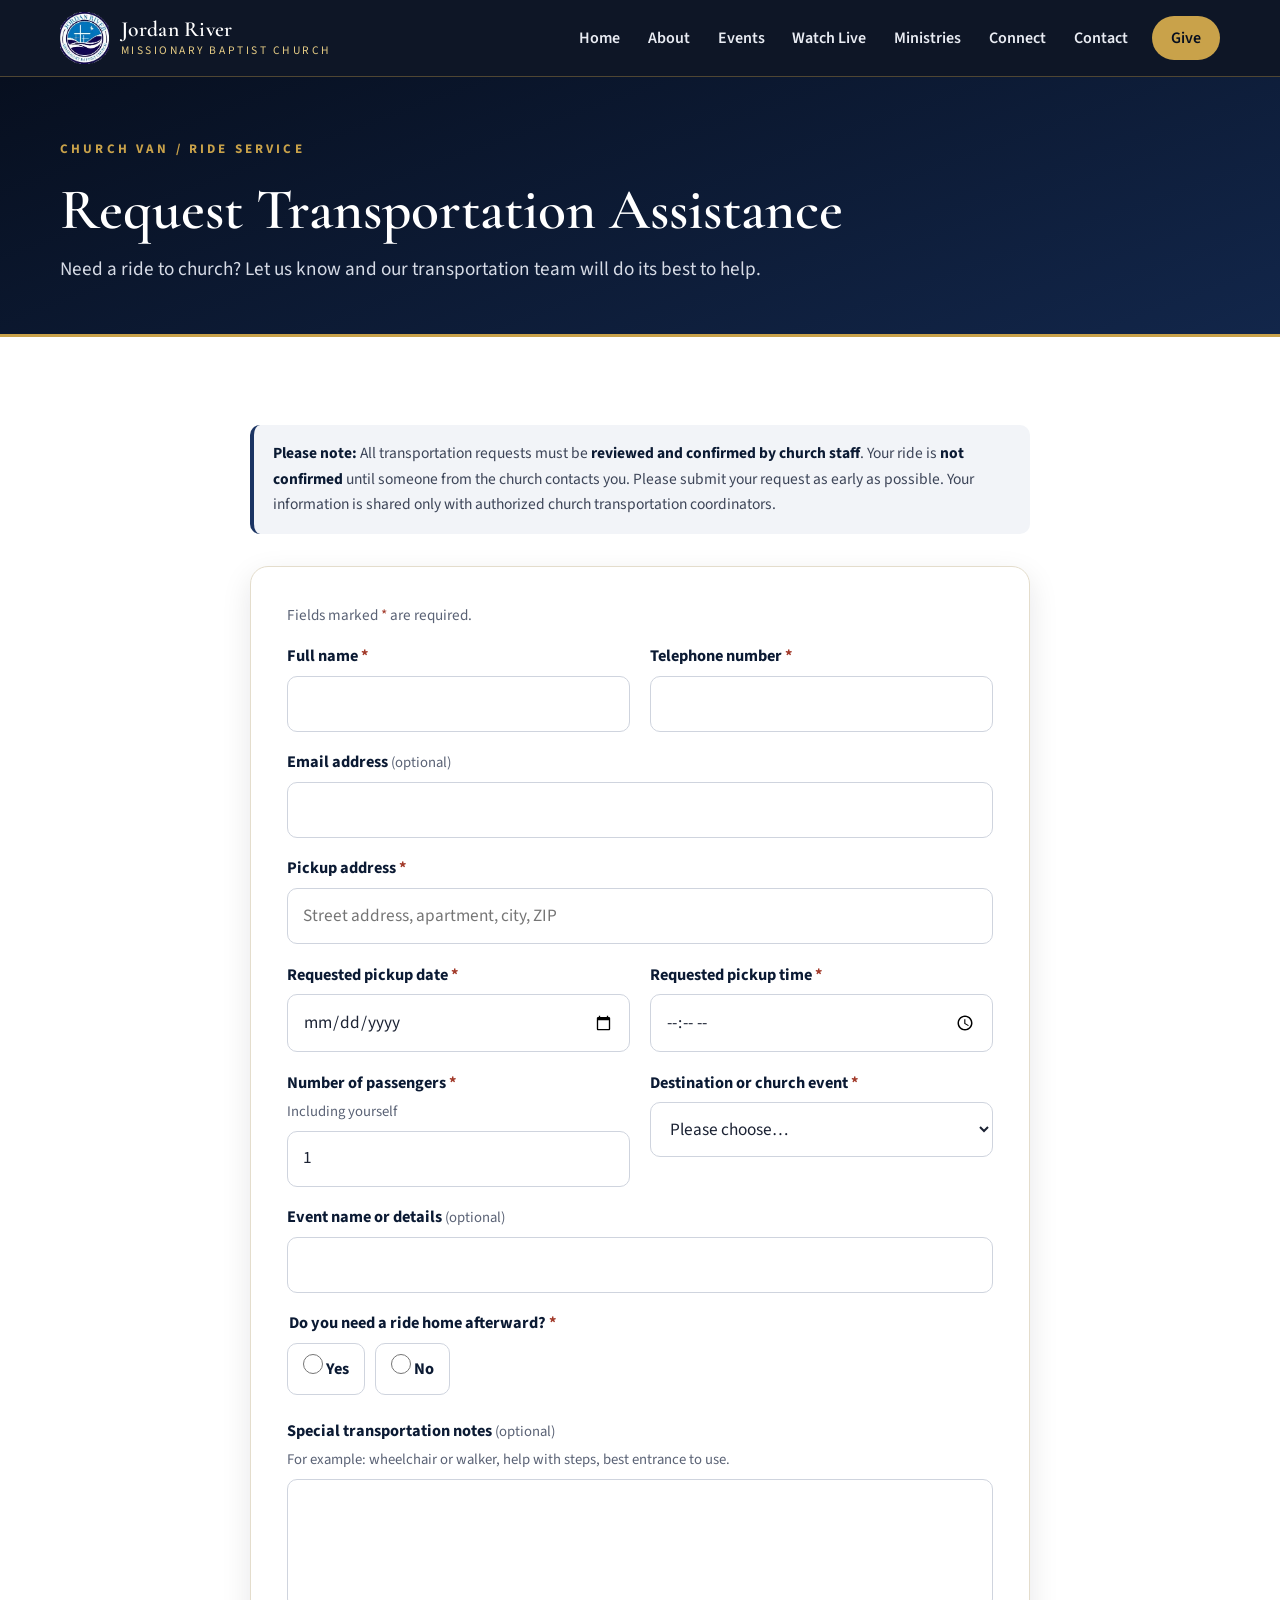
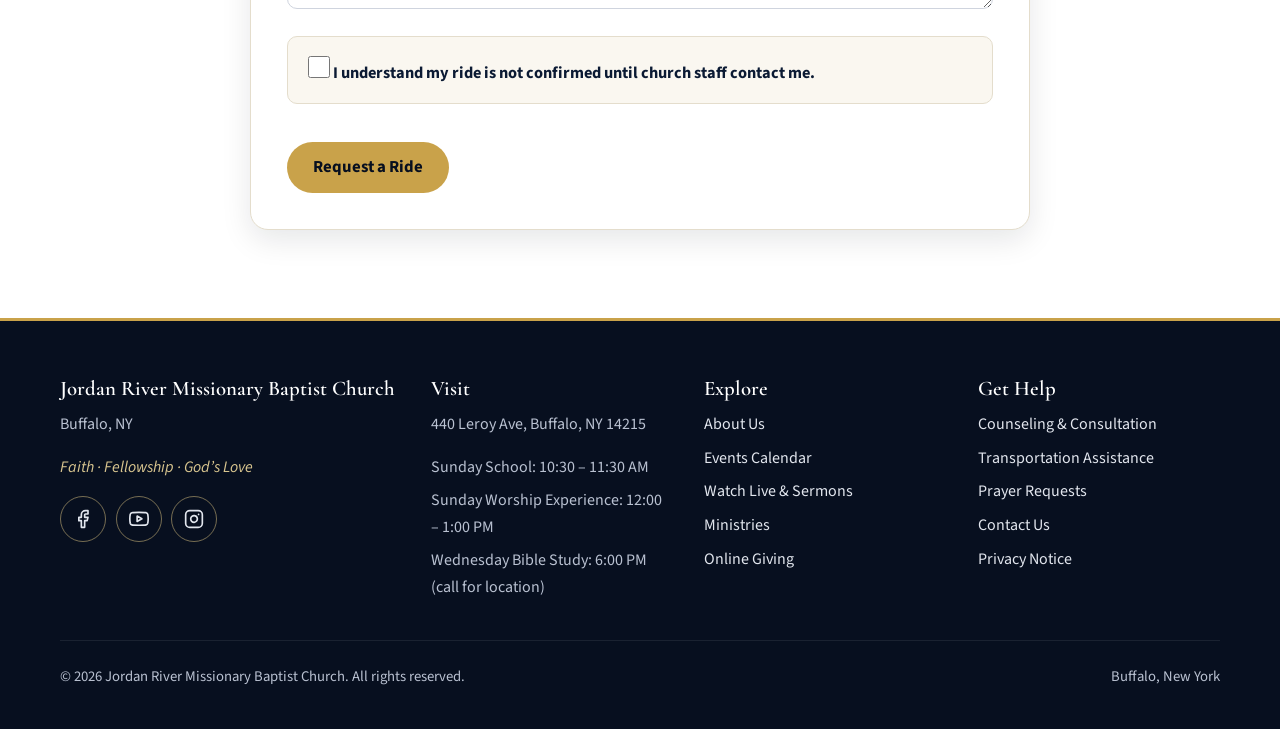
<file: transportation.html>
<!DOCTYPE html>
<html lang="en">
<head>
<meta charset="utf-8">
<meta name="viewport" content="width=device-width, initial-scale=1, viewport-fit=cover">
<title>Request Transportation Assistance | Jordan River Missionary Baptist Church</title>
<meta name="description" content="Request a ride to worship services and church activities at Jordan River Missionary Baptist Church in Buffalo, NY.">
<link rel="canonical" href="https://jordanriverbuffalo.com/transportation.html">
<meta name="theme-color" content="#0b1a33">
<meta property="og:type" content="website">
<meta property="og:title" content="Request Transportation Assistance | Jordan River Missionary Baptist Church">
<meta property="og:description" content="Request a ride to worship services and church activities at Jordan River Missionary Baptist Church in Buffalo, NY.">
<meta property="og:url" content="https://jordanriverbuffalo.com/transportation.html">
<meta property="og:site_name" content="Jordan River Missionary Baptist Church">
<link rel="icon" href="favicon.svg" type="image/svg+xml">
<link rel="preconnect" href="https://fonts.googleapis.com">
<link rel="preconnect" href="https://fonts.gstatic.com" crossorigin>
<link href="https://fonts.googleapis.com/css2?family=Cormorant+Garamond:ital,wght@0,500;0,600;1,500&family=Source+Sans+3:wght@400;600;700&display=swap" rel="stylesheet">
<link rel="stylesheet" href="style.css">
<script src="config.js" defer></script>
<script src="main.js" defer></script>
</head>
<body data-page="transportation">
<a class="skip-link" href="#main">Skip to main content</a>
<header class="site-header">
  <div class="container header-inner">
    <a class="brand" href="index.html" aria-label="Jordan River Missionary Baptist Church — home">
      <img data-logo hidden alt="Jordan River Missionary Baptist Church logo">
      <span class="brand-text"><span class="brand-name">Jordan River</span><span class="brand-sub">Missionary Baptist Church</span></span>
    </a>
    <button class="nav-toggle" type="button" aria-expanded="false" aria-controls="main-nav"><span class="bars" aria-hidden="true"></span> Menu</button>
    <nav class="main-nav" id="main-nav" aria-label="Main"><ul><li><a href="index.html">Home</a></li><li><a href="about.html">About</a></li><li><a href="events.html">Events</a></li><li><a href="watch.html">Watch Live</a></li><li><a href="ministries.html">Ministries</a></li><li><a href="connect.html">Connect</a></li><li><a href="contact.html">Contact</a></li><li><a class="nav-give" href="give.html">Give</a></li></ul></nav>
  </div>
</header>
<main id="main">
<section class="page-hero"><div class="container"><span class="eyebrow">Church Van / Ride Service</span><h1>Request Transportation Assistance</h1><p>Need a ride to church? Let us know and our transportation team will do its best to help.</p></div></section>
<section class="section">
  <div class="container narrow">
    <div class="privacy-box" role="note">
      <strong>Please note:</strong> All transportation requests must be <strong>reviewed and confirmed by church staff</strong>. Your ride is <strong>not confirmed</strong> until someone from the church contacts you. Please submit your request as early as possible.
      Your information is shared only with authorized church transportation coordinators.
    </div>
    <form class="form-card mt-2" data-form="transportation" data-key="transportationKey" data-subject="New transportation request"
      data-success="<strong>Thank you — your ride request was received.</strong> It is not confirmed yet. A church staff member will call you to confirm the pickup details.">
      <p class="muted" style="font-size:.95rem">Fields marked <span class="req" style="color:var(--danger)">*</span> are required.</p>
      <div class="form-grid">
        <div class="field"><label for="t-name">Full name <span class="req" aria-hidden="true">*</span></label><input type="text" id="t-name" name="name" autocomplete="name" required></div>
        <div class="field"><label for="t-phone">Telephone number <span class="req" aria-hidden="true">*</span></label><input type="tel" id="t-phone" name="phone" autocomplete="tel" inputmode="tel" required></div>
        <div class="field full"><label for="t-email">Email address <span class="opt">(optional)</span></label><input type="email" id="t-email" name="email" autocomplete="email"></div>
        <div class="field full"><label for="t-address">Pickup address <span class="req" aria-hidden="true">*</span></label><input type="text" id="t-address" name="pickup_address" autocomplete="street-address" required placeholder="Street address, apartment, city, ZIP"></div>
        <div class="field"><label for="t-date">Requested pickup date <span class="req" aria-hidden="true">*</span></label><input type="date" id="t-date" name="pickup_date" data-future required></div>
        <div class="field"><label for="t-time">Requested pickup time <span class="req" aria-hidden="true">*</span></label><input type="time" id="t-time" name="pickup_time" required></div>
        <div class="field"><label for="t-pass">Number of passengers <span class="req" aria-hidden="true">*</span></label><p class="hint" id="t-pass-hint">Including yourself</p><input type="number" id="t-pass" name="passengers" min="1" max="10" value="1" inputmode="numeric" required></div>
        <div class="field"><label for="t-dest">Destination or church event <span class="req" aria-hidden="true">*</span></label><select id="t-dest" name="destination" required><option value="">Please choose…</option><option>Sunday worship service</option><option>Bible study</option><option>Prayer meeting</option><option>Special church event or program</option><option>Other church activity</option></select></div>
        <div class="field full"><label for="t-event">Event name or details <span class="opt">(optional)</span></label><input type="text" id="t-event" name="event_details"></div>
        <fieldset class="field full"><legend>Do you need a ride home afterward? <span class="req" aria-hidden="true">*</span></legend><div class="choice-row"><label class="choice"><input type="radio" name="return_trip" value="Yes" required> Yes</label><label class="choice"><input type="radio" name="return_trip" value="No" required> No</label></div></fieldset>
        <div class="field full"><label for="t-notes">Special transportation notes <span class="opt">(optional)</span></label><p class="hint" id="t-notes-hint">For example: wheelchair or walker, help with steps, best entrance to use.</p><textarea id="t-notes" name="notes" maxlength="500"></textarea></div>
        <div class="field full"><label class="consent"><input type="checkbox" id="t-ack" name="acknowledged" required data-label="Acknowledged ride must be confirmed" data-msg="Please check this box to confirm you understand."><span>I understand my ride is <strong>not confirmed</strong> until church staff contact me.</span></label></div>
      </div>
      <div class="hp-field" aria-hidden="true"><label>Leave this box unchecked<input type="checkbox" name="botcheck" tabindex="-1" autocomplete="off"></label></div>
      <div class="btn-row mt-2"><button class="btn btn-gold" type="submit">Request a Ride</button></div>
      <div class="form-status" role="status" aria-live="polite"></div>
    </form>
  </div>
</section>

</main>
<footer class="site-footer">
  <div class="container">
    <div class="footer-grid">
      <div>
        <h3>Jordan River Missionary Baptist Church</h3>
        <p><span data-cfg="cityline">Buffalo, NY</span></p>
        <p class="mb-0" style="color:#d8c58f;font-style:italic">Faith · Fellowship · God’s Love</p>
        <div class="mt-1"><div class="social"><a data-link="facebook" href="#" aria-label="Facebook"><svg viewBox="0 0 24 24" fill="none" stroke="currentColor" stroke-width="2" stroke-linecap="round" stroke-linejoin="round" aria-hidden="true" focusable="false"><path d="M18 2h-3a5 5 0 0 0-5 5v3H7v4h3v8h4v-8h3l1-4h-4V7a1 1 0 0 1 1-1h3z"/></svg></a><a data-link="youtube" href="#" aria-label="YouTube"><svg viewBox="0 0 24 24" fill="none" stroke="currentColor" stroke-width="2" stroke-linecap="round" stroke-linejoin="round" aria-hidden="true" focusable="false"><path d="M22.54 6.42a2.78 2.78 0 0 0-1.94-2C18.88 4 12 4 12 4s-6.88 0-8.6.46a2.78 2.78 0 0 0-1.94 2A29 29 0 0 0 1 11.75a29 29 0 0 0 .46 5.33A2.78 2.78 0 0 0 3.4 19c1.72.46 8.6.46 8.6.46s6.88 0 8.6-.46a2.78 2.78 0 0 0 1.94-2 29 29 0 0 0 .46-5.25 29 29 0 0 0-.46-5.33z"/><polygon points="9.75 15.02 15.5 11.75 9.75 8.48 9.75 15.02"/></svg></a><a data-link="instagram" href="#" aria-label="Instagram"><svg viewBox="0 0 24 24" fill="none" stroke="currentColor" stroke-width="2" stroke-linecap="round" stroke-linejoin="round" aria-hidden="true" focusable="false"><rect x="2" y="2" width="20" height="20" rx="5"/><path d="M16 11.37A4 4 0 1 1 12.63 8 4 4 0 0 1 16 11.37z"/><line x1="17.5" y1="6.5" x2="17.51" y2="6.5"/></svg></a></div></div>
      </div>
      <div>
        <h3>Visit</h3>
        <p class="mb-0"><span data-cfg="address" class="ph">Street address coming soon</span></p>
        <ul class="footer-links mt-1" data-service-times-inline></ul>
      </div>
      <div>
        <h3>Explore</h3>
        <ul class="footer-links">
          <li><a href="about.html">About Us</a></li><li><a href="events.html">Events Calendar</a></li>
          <li><a href="watch.html">Watch Live &amp; Sermons</a></li><li><a href="ministries.html">Ministries</a></li>
          <li><a href="give.html">Online Giving</a></li>
        </ul>
      </div>
      <div>
        <h3>Get Help</h3>
        <ul class="footer-links">
          <li><a href="counseling.html">Counseling &amp; Consultation</a></li><li><a href="transportation.html">Transportation Assistance</a></li>
          <li><a href="connect.html#prayer">Prayer Requests</a></li><li><a href="contact.html">Contact Us</a></li>
          <li><a href="privacy.html">Privacy Notice</a></li>
        </ul>
      </div>
    </div>
    <div class="footer-bottom">
      <span>© <span data-year></span> Jordan River Missionary Baptist Church. All rights reserved.</span>
      <span>Buffalo, New York</span>
    </div>
  </div>
</footer>
<nav class="quick-bar" aria-label="Quick actions">
  <a href="watch.html"><svg viewBox="0 0 24 24" fill="none" stroke="currentColor" stroke-width="2" stroke-linecap="round" stroke-linejoin="round" aria-hidden="true" focusable="false"><polygon points="6 4 20 12 6 20 6 4"/></svg>Watch</a>
  <a href="events.html"><svg viewBox="0 0 24 24" fill="none" stroke="currentColor" stroke-width="2" stroke-linecap="round" stroke-linejoin="round" aria-hidden="true" focusable="false"><rect x="3" y="4" width="18" height="18" rx="2"/><line x1="16" y1="2" x2="16" y2="6"/><line x1="8" y1="2" x2="8" y2="6"/><line x1="3" y1="10" x2="21" y2="10"/></svg>Events</a>
  <a data-link="tel" href="#" data-missing-title="Phone number coming soon"><svg viewBox="0 0 24 24" fill="none" stroke="currentColor" stroke-width="2" stroke-linecap="round" stroke-linejoin="round" aria-hidden="true" focusable="false"><path d="M22 16.92v3a2 2 0 0 1-2.18 2 19.79 19.79 0 0 1-8.63-3.07 19.5 19.5 0 0 1-6-6 19.79 19.79 0 0 1-3.07-8.67A2 2 0 0 1 4.11 2h3a2 2 0 0 1 2 1.72c.13.96.36 1.9.7 2.81a2 2 0 0 1-.45 2.11L8.09 9.91a16 16 0 0 0 6 6l1.27-1.27a2 2 0 0 1 2.11-.45c.91.34 1.85.57 2.81.7A2 2 0 0 1 22 16.92z"/></svg>Call</a>
  <a href="give.html"><svg viewBox="0 0 24 24" fill="none" stroke="currentColor" stroke-width="2" stroke-linecap="round" stroke-linejoin="round" aria-hidden="true" focusable="false"><polyline points="20 12 20 22 4 22 4 12"/><rect x="2" y="7" width="20" height="5"/><line x1="12" y1="22" x2="12" y2="7"/><path d="M12 7H7.5a2.5 2.5 0 0 1 0-5C11 2 12 7 12 7z"/><path d="M12 7h4.5a2.5 2.5 0 0 0 0-5C13 2 12 7 12 7z"/></svg>Give</a>
</nav>
</body>
</html>
</file>
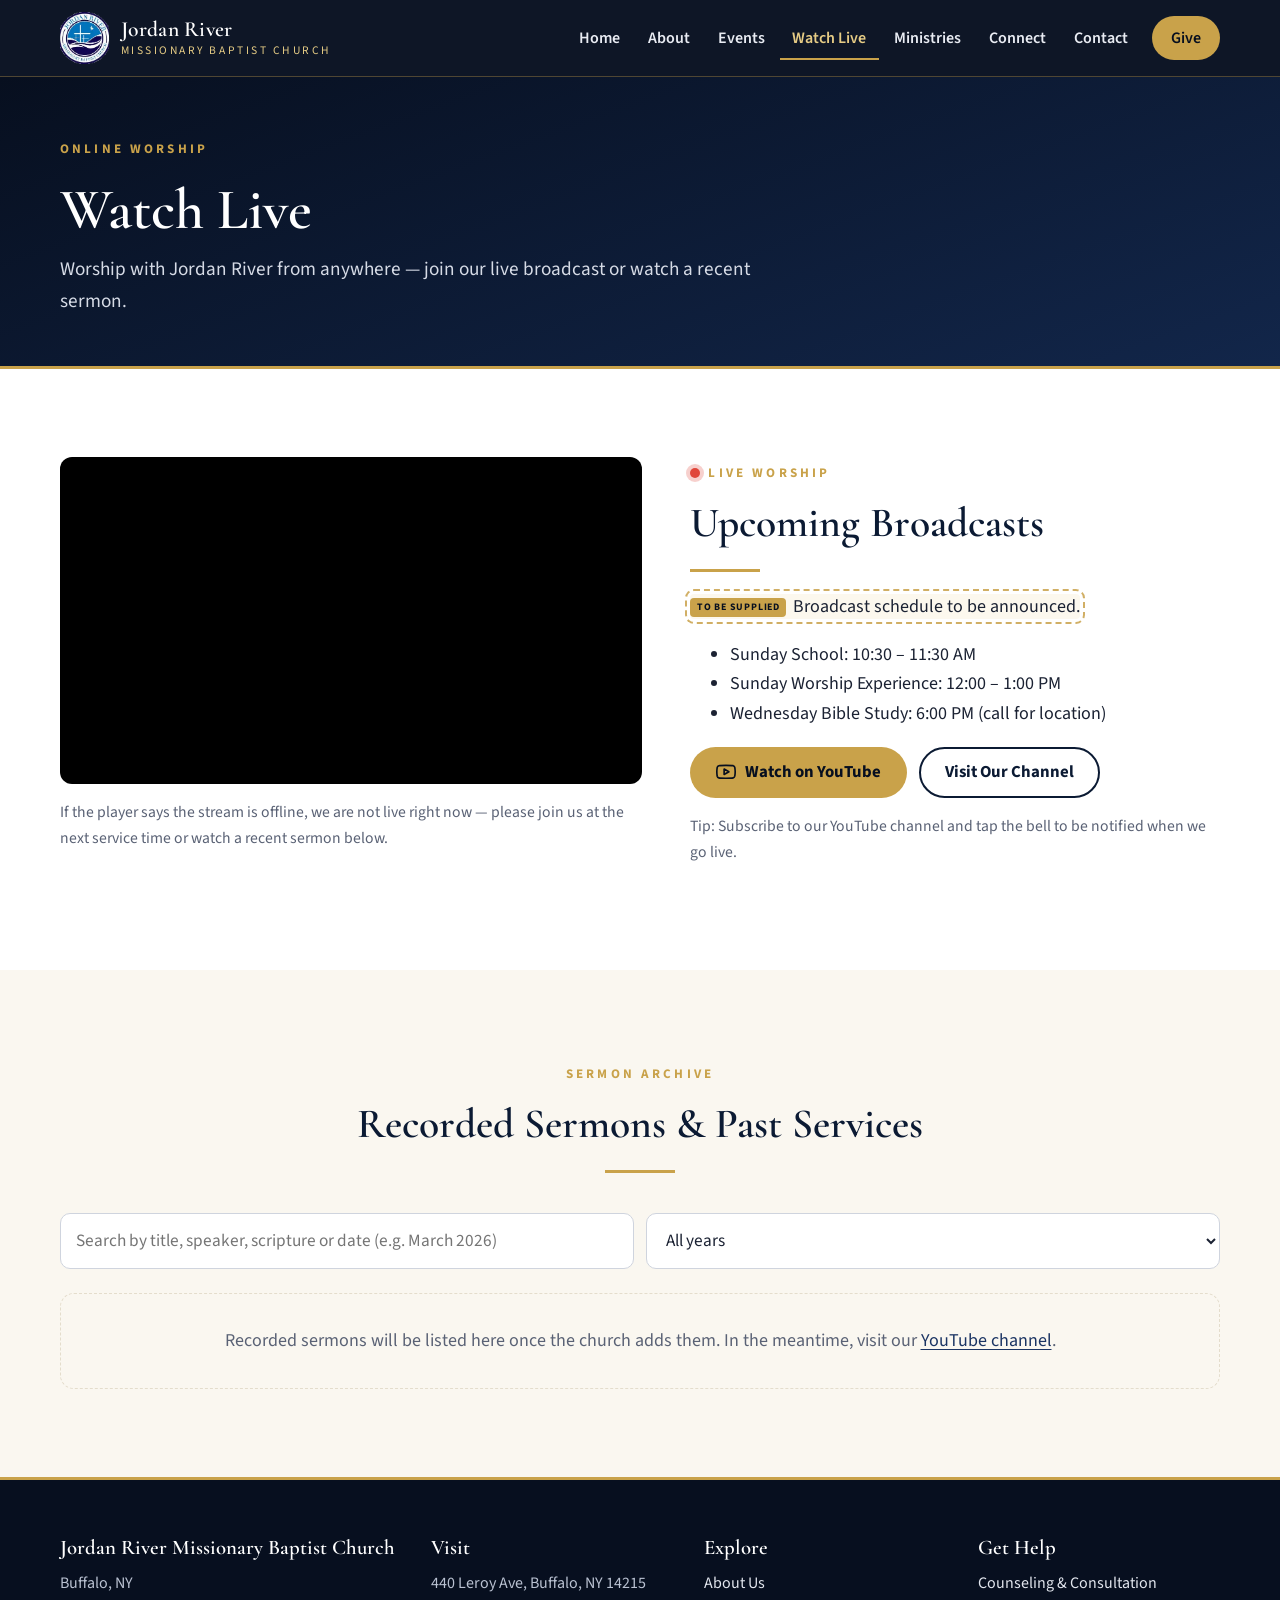
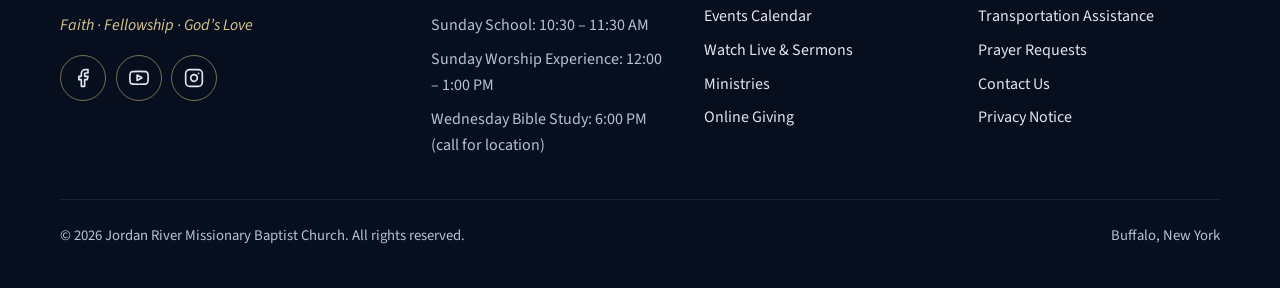
<file: watch.html>
<!DOCTYPE html>
<html lang="en">
<head>
<meta charset="utf-8">
<meta name="viewport" content="width=device-width, initial-scale=1, viewport-fit=cover">
<title>Watch Live & Sermons | Jordan River Missionary Baptist Church</title>
<meta name="description" content="Watch Jordan River Missionary Baptist Church worship services live on YouTube and browse recorded sermons.">
<link rel="canonical" href="https://jordanriverbuffalo.com/watch.html">
<meta name="theme-color" content="#0b1a33">
<meta property="og:type" content="website">
<meta property="og:title" content="Watch Live & Sermons | Jordan River Missionary Baptist Church">
<meta property="og:description" content="Watch Jordan River Missionary Baptist Church worship services live on YouTube and browse recorded sermons.">
<meta property="og:url" content="https://jordanriverbuffalo.com/watch.html">
<meta property="og:site_name" content="Jordan River Missionary Baptist Church">
<link rel="icon" href="favicon.svg" type="image/svg+xml">
<link rel="preconnect" href="https://fonts.googleapis.com">
<link rel="preconnect" href="https://fonts.gstatic.com" crossorigin>
<link href="https://fonts.googleapis.com/css2?family=Cormorant+Garamond:ital,wght@0,500;0,600;1,500&family=Source+Sans+3:wght@400;600;700&display=swap" rel="stylesheet">
<link rel="stylesheet" href="style.css">
<script src="config.js" defer></script>
<script src="main.js" defer></script>
</head>
<body data-page="watch">
<a class="skip-link" href="#main">Skip to main content</a>
<header class="site-header">
  <div class="container header-inner">
    <a class="brand" href="index.html" aria-label="Jordan River Missionary Baptist Church — home">
      <img data-logo hidden alt="Jordan River Missionary Baptist Church logo">
      <span class="brand-text"><span class="brand-name">Jordan River</span><span class="brand-sub">Missionary Baptist Church</span></span>
    </a>
    <button class="nav-toggle" type="button" aria-expanded="false" aria-controls="main-nav"><span class="bars" aria-hidden="true"></span> Menu</button>
    <nav class="main-nav" id="main-nav" aria-label="Main"><ul><li><a href="index.html">Home</a></li><li><a href="about.html">About</a></li><li><a href="events.html">Events</a></li><li><a href="watch.html" aria-current="page">Watch Live</a></li><li><a href="ministries.html">Ministries</a></li><li><a href="connect.html">Connect</a></li><li><a href="contact.html">Contact</a></li><li><a class="nav-give" href="give.html">Give</a></li></ul></nav>
  </div>
</header>
<main id="main">
<section class="page-hero"><div class="container"><span class="eyebrow">Online Worship</span><h1>Watch Live</h1><p>Worship with Jordan River from anywhere — join our live broadcast or watch a recent sermon.</p></div></section>
<section class="section">
  <div class="container split" style="align-items:start">
    <div data-live-player>
      <div class="live-placeholder"><div><h3>Livestream Coming Soon</h3><p class="mb-0">The church’s YouTube livestream will play here once the church’s channel is connected.</p></div></div>
    </div>
    <div>
      <span class="eyebrow"><span class="live-dot" style="display:inline-block;margin-right:.5rem;vertical-align:middle"></span>Live Worship</span>
      <h2>Upcoming Broadcasts</h2><hr class="divider left">
      <p><span data-cfg="youtube.broadcastInfo" class="ph">Broadcast schedule to be announced.</span></p>
      <ul data-service-times-inline></ul>
      <div class="btn-row mt-1">
        <a class="btn btn-gold" data-link="youtube-live" data-missing-label="YouTube channel coming soon" href="#"><svg viewBox="0 0 24 24" fill="none" stroke="currentColor" stroke-width="2" stroke-linecap="round" stroke-linejoin="round" aria-hidden="true" focusable="false"><path d="M22.54 6.42a2.78 2.78 0 0 0-1.94-2C18.88 4 12 4 12 4s-6.88 0-8.6.46a2.78 2.78 0 0 0-1.94 2A29 29 0 0 0 1 11.75a29 29 0 0 0 .46 5.33A2.78 2.78 0 0 0 3.4 19c1.72.46 8.6.46 8.6.46s6.88 0 8.6-.46a2.78 2.78 0 0 0 1.94-2 29 29 0 0 0 .46-5.25 29 29 0 0 0-.46-5.33z"/><polygon points="9.75 15.02 15.5 11.75 9.75 8.48 9.75 15.02"/></svg><span class="lbl">Watch on YouTube</span></a>
        <a class="btn btn-outline-dark" data-link="youtube" data-missing-label="Channel link coming soon" href="#"><span class="lbl">Visit Our Channel</span></a>
      </div>
      <p class="muted mt-1" style="font-size:.98rem">Tip: Subscribe to our YouTube channel and tap the bell to be notified when we go live.</p>
    </div>
  </div>
</section>

<section class="section section-ivory">
  <div class="container">
    <div class="section-head"><span class="eyebrow">Sermon Archive</span><h2>Recorded Sermons &amp; Past Services</h2><hr class="divider"></div>
    <div class="search-bar">
      <label class="visually-hidden" for="sermon-search">Search sermons</label>
      <input type="search" id="sermon-search" placeholder="Search by title, speaker, scripture or date (e.g. March 2026)">
      <label class="visually-hidden" for="sermon-year">Filter by year</label>
      <select id="sermon-year"><option value="">All years</option></select>
    </div>
    <p class="muted" data-sermon-count aria-live="polite"></p>
    <div class="grid grid-3" data-sermon-list></div>
    <div class="mt-2" data-playlist hidden><h3>Full Service Playlist</h3><div class="video-wrap"></div></div>
  </div>
</section>

</main>
<footer class="site-footer">
  <div class="container">
    <div class="footer-grid">
      <div>
        <h3>Jordan River Missionary Baptist Church</h3>
        <p><span data-cfg="cityline">Buffalo, NY</span></p>
        <p class="mb-0" style="color:#d8c58f;font-style:italic">Faith · Fellowship · God’s Love</p>
        <div class="mt-1"><div class="social"><a data-link="facebook" href="#" aria-label="Facebook"><svg viewBox="0 0 24 24" fill="none" stroke="currentColor" stroke-width="2" stroke-linecap="round" stroke-linejoin="round" aria-hidden="true" focusable="false"><path d="M18 2h-3a5 5 0 0 0-5 5v3H7v4h3v8h4v-8h3l1-4h-4V7a1 1 0 0 1 1-1h3z"/></svg></a><a data-link="youtube" href="#" aria-label="YouTube"><svg viewBox="0 0 24 24" fill="none" stroke="currentColor" stroke-width="2" stroke-linecap="round" stroke-linejoin="round" aria-hidden="true" focusable="false"><path d="M22.54 6.42a2.78 2.78 0 0 0-1.94-2C18.88 4 12 4 12 4s-6.88 0-8.6.46a2.78 2.78 0 0 0-1.94 2A29 29 0 0 0 1 11.75a29 29 0 0 0 .46 5.33A2.78 2.78 0 0 0 3.4 19c1.72.46 8.6.46 8.6.46s6.88 0 8.6-.46a2.78 2.78 0 0 0 1.94-2 29 29 0 0 0 .46-5.25 29 29 0 0 0-.46-5.33z"/><polygon points="9.75 15.02 15.5 11.75 9.75 8.48 9.75 15.02"/></svg></a><a data-link="instagram" href="#" aria-label="Instagram"><svg viewBox="0 0 24 24" fill="none" stroke="currentColor" stroke-width="2" stroke-linecap="round" stroke-linejoin="round" aria-hidden="true" focusable="false"><rect x="2" y="2" width="20" height="20" rx="5"/><path d="M16 11.37A4 4 0 1 1 12.63 8 4 4 0 0 1 16 11.37z"/><line x1="17.5" y1="6.5" x2="17.51" y2="6.5"/></svg></a></div></div>
      </div>
      <div>
        <h3>Visit</h3>
        <p class="mb-0"><span data-cfg="address" class="ph">Street address coming soon</span></p>
        <ul class="footer-links mt-1" data-service-times-inline></ul>
      </div>
      <div>
        <h3>Explore</h3>
        <ul class="footer-links">
          <li><a href="about.html">About Us</a></li><li><a href="events.html">Events Calendar</a></li>
          <li><a href="watch.html">Watch Live &amp; Sermons</a></li><li><a href="ministries.html">Ministries</a></li>
          <li><a href="give.html">Online Giving</a></li>
        </ul>
      </div>
      <div>
        <h3>Get Help</h3>
        <ul class="footer-links">
          <li><a href="counseling.html">Counseling &amp; Consultation</a></li><li><a href="transportation.html">Transportation Assistance</a></li>
          <li><a href="connect.html#prayer">Prayer Requests</a></li><li><a href="contact.html">Contact Us</a></li>
          <li><a href="privacy.html">Privacy Notice</a></li>
        </ul>
      </div>
    </div>
    <div class="footer-bottom">
      <span>© <span data-year></span> Jordan River Missionary Baptist Church. All rights reserved.</span>
      <span>Buffalo, New York</span>
    </div>
  </div>
</footer>
<nav class="quick-bar" aria-label="Quick actions">
  <a href="watch.html"><svg viewBox="0 0 24 24" fill="none" stroke="currentColor" stroke-width="2" stroke-linecap="round" stroke-linejoin="round" aria-hidden="true" focusable="false"><polygon points="6 4 20 12 6 20 6 4"/></svg>Watch</a>
  <a href="events.html"><svg viewBox="0 0 24 24" fill="none" stroke="currentColor" stroke-width="2" stroke-linecap="round" stroke-linejoin="round" aria-hidden="true" focusable="false"><rect x="3" y="4" width="18" height="18" rx="2"/><line x1="16" y1="2" x2="16" y2="6"/><line x1="8" y1="2" x2="8" y2="6"/><line x1="3" y1="10" x2="21" y2="10"/></svg>Events</a>
  <a data-link="tel" href="#" data-missing-title="Phone number coming soon"><svg viewBox="0 0 24 24" fill="none" stroke="currentColor" stroke-width="2" stroke-linecap="round" stroke-linejoin="round" aria-hidden="true" focusable="false"><path d="M22 16.92v3a2 2 0 0 1-2.18 2 19.79 19.79 0 0 1-8.63-3.07 19.5 19.5 0 0 1-6-6 19.79 19.79 0 0 1-3.07-8.67A2 2 0 0 1 4.11 2h3a2 2 0 0 1 2 1.72c.13.96.36 1.9.7 2.81a2 2 0 0 1-.45 2.11L8.09 9.91a16 16 0 0 0 6 6l1.27-1.27a2 2 0 0 1 2.11-.45c.91.34 1.85.57 2.81.7A2 2 0 0 1 22 16.92z"/></svg>Call</a>
  <a href="give.html"><svg viewBox="0 0 24 24" fill="none" stroke="currentColor" stroke-width="2" stroke-linecap="round" stroke-linejoin="round" aria-hidden="true" focusable="false"><polyline points="20 12 20 22 4 22 4 12"/><rect x="2" y="7" width="20" height="5"/><line x1="12" y1="22" x2="12" y2="7"/><path d="M12 7H7.5a2.5 2.5 0 0 1 0-5C11 2 12 7 12 7z"/><path d="M12 7h4.5a2.5 2.5 0 0 0 0-5C13 2 12 7 12 7z"/></svg>Give</a>
</nav>
</body>
</html>
</file>
<file: style.css>
/* =========================================================
   Jordan River Missionary Baptist Church — site styles
   Colors: midnight navy, white, elegant gold
   ========================================================= */
:root {
  --navy-900: #070f1f;
  --navy-800: #0b1a33;
  --navy-700: #12264a;
  --navy-600: #1b3463;
  --gold: #c9a24a;
  --gold-light: #e6cc85;
  --gold-dark: #9c7a2c;
  --ivory: #faf7f0;
  --white: #ffffff;
  --ink: #1b2233;
  --muted: #5a6275;
  --line: #e4ddcc;
  --danger: #a23a2a;
  --success: #2f6b3a;
  --radius: 14px;
  --shadow: 0 10px 30px rgba(7, 15, 31, .10);
  --shadow-lg: 0 18px 50px rgba(7, 15, 31, .18);
  --serif: "Cormorant Garamond", Georgia, "Times New Roman", serif;
  --sans: "Source Sans 3", "Segoe UI", -apple-system, BlinkMacSystemFont, Roboto, Arial, sans-serif;
  --max: 1160px;
}

*, *::before, *::after { box-sizing: border-box; }
html { scroll-behavior: smooth; -webkit-text-size-adjust: 100%; }
@media (prefers-reduced-motion: reduce) { html { scroll-behavior: auto; } * { transition: none !important; animation: none !important; } }
body {
  margin: 0; font-family: var(--sans); font-size: 1.125rem; line-height: 1.65;
  color: var(--ink); background: var(--white);
}
img { max-width: 100%; display: block; }
a { color: var(--navy-600); text-underline-offset: 3px; }
a:hover { color: var(--gold-dark); }
h1, h2, h3, h4 { font-family: var(--serif); color: var(--navy-800); line-height: 1.15; margin: 0 0 .5em; font-weight: 600; }
h1 { font-size: clamp(2.2rem, 5.5vw, 3.6rem); }
h2 { font-size: clamp(1.9rem, 4vw, 2.6rem); }
h3 { font-size: 1.55rem; }
p { margin: 0 0 1em; }
:focus-visible { outline: 3px solid var(--gold); outline-offset: 3px; border-radius: 4px; }

.skip-link { position: absolute; left: -9999px; top: 0; background: var(--gold); color: var(--navy-900); padding: .75rem 1rem; z-index: 1000; font-weight: 700; }
.skip-link:focus { left: 1rem; top: 1rem; }
.container { width: min(100% - 2.5rem, var(--max)); margin-inline: auto; }
.narrow { max-width: 780px; }
.center { text-align: center; }
.visually-hidden { position: absolute !important; width: 1px; height: 1px; overflow: hidden; clip: rect(0 0 0 0); white-space: nowrap; }

/* ---------- Header / navigation ---------- */
.site-header { position: sticky; top: 0; z-index: 100; background: rgba(7, 15, 31, .97); border-bottom: 1px solid rgba(201, 162, 74, .35); backdrop-filter: saturate(140%) blur(6px); }
.header-inner { display: flex; align-items: center; justify-content: space-between; gap: 1rem; min-height: 76px; }
.brand { display: flex; align-items: center; gap: .75rem; text-decoration: none; color: var(--white); min-width: 0; }
.brand img { height: 52px; width: auto; }
.brand-text { display: flex; flex-direction: column; line-height: 1.1; }
.brand-name { font-family: var(--serif); font-size: 1.35rem; font-weight: 600; letter-spacing: .01em; color: var(--white); }
.brand-sub { font-size: .72rem; letter-spacing: .22em; text-transform: uppercase; color: var(--gold-light); margin-top: .2rem; }
.main-nav ul { list-style: none; margin: 0; padding: 0; display: flex; align-items: center; gap: .15rem; }
.main-nav a { display: block; padding: .55rem .8rem; color: #e9ecf3; text-decoration: none; font-size: 1rem; font-weight: 600; border-radius: 8px; }
.main-nav a:hover { color: var(--gold-light); background: rgba(255,255,255,.05); }
.main-nav a[aria-current="page"] { color: var(--gold-light); box-shadow: inset 0 -2px 0 var(--gold); border-radius: 0; }
.main-nav .nav-give { background: var(--gold); color: var(--navy-900); margin-left: .5rem; border-radius: 999px; padding: .55rem 1.2rem; }
.main-nav .nav-give:hover { background: var(--gold-light); color: var(--navy-900); }
.nav-toggle { display: none; background: none; border: 1px solid rgba(230, 204, 133, .5); color: var(--white); border-radius: 10px; padding: .55rem .75rem; font: inherit; font-weight: 700; font-size: 1rem; cursor: pointer; align-items: center; gap: .5rem; }
.nav-toggle .bars { width: 20px; height: 2px; background: var(--gold-light); position: relative; display: inline-block; }
.nav-toggle .bars::before, .nav-toggle .bars::after { content: ""; position: absolute; left: 0; width: 20px; height: 2px; background: var(--gold-light); }
.nav-toggle .bars::before { top: -6px; } .nav-toggle .bars::after { top: 6px; }

@media (max-width: 1020px) {
  .nav-toggle { display: inline-flex; }
  .main-nav { position: fixed; inset: 76px 0 auto 0; background: var(--navy-900); border-bottom: 2px solid var(--gold); max-height: calc(100vh - 76px); overflow-y: auto; display: none; }
  .main-nav.open { display: block; }
  .main-nav ul { flex-direction: column; align-items: stretch; padding: .75rem 1.25rem 1.5rem; gap: .25rem; }
  .main-nav a { padding: .9rem 1rem; font-size: 1.15rem; border-bottom: 1px solid rgba(255,255,255,.06); }
  .main-nav a[aria-current="page"] { box-shadow: inset 3px 0 0 var(--gold); }
  .main-nav .nav-give { margin: .75rem 0 0; text-align: center; }
  .brand-name { font-size: 1.12rem; }
  .brand-sub { font-size: .62rem; letter-spacing: .16em; }
}

/* ---------- Buttons ---------- */
.btn { display: inline-flex; align-items: center; justify-content: center; gap: .55rem; padding: .85rem 1.5rem; border-radius: 999px; font: inherit; font-weight: 700; font-size: 1.05rem; text-decoration: none; cursor: pointer; border: 2px solid transparent; transition: transform .15s ease, background .2s ease, color .2s ease; min-height: 50px; line-height: 1.2; text-align: center; }
.btn:hover { transform: translateY(-1px); }
.btn-gold { background: var(--gold); color: var(--navy-900); }
.btn-gold:hover { background: var(--gold-light); color: var(--navy-900); }
.btn-navy { background: var(--navy-800); color: var(--white); }
.btn-navy:hover { background: var(--navy-600); color: var(--white); }
.btn-outline { border-color: var(--gold); color: var(--white); background: transparent; }
.btn-outline:hover { background: rgba(201,162,74,.15); color: var(--white); }
.btn-outline-dark { border-color: var(--navy-800); color: var(--navy-800); background: transparent; }
.btn-outline-dark:hover { background: var(--navy-800); color: var(--white); }
.btn-small { padding: .55rem 1rem; min-height: 42px; font-size: .95rem; }
.btn.is-disabled, .btn[aria-disabled="true"] { opacity: .55; cursor: not-allowed; transform: none; filter: grayscale(.4); }
.btn-row { display: flex; flex-wrap: wrap; gap: .75rem; }
.live-dot { width: 10px; height: 10px; border-radius: 50%; background: #e0463a; box-shadow: 0 0 0 4px rgba(224,70,58,.25); }

/* ---------- Hero ---------- */
.hero { position: relative; color: var(--white); background: radial-gradient(1200px 600px at 75% -10%, rgba(201,162,74,.22), transparent 60%), radial-gradient(900px 500px at 0% 110%, rgba(27,52,99,.9), transparent 60%), linear-gradient(160deg, var(--navy-900) 0%, var(--navy-800) 55%, var(--navy-700) 100%); overflow: hidden; }
.hero.has-image { background-size: cover; background-position: center; }
.hero::after { content: ""; position: absolute; left: 0; right: 0; bottom: 0; height: 120px; background: url("data:image/svg+xml,%3Csvg xmlns='http://www.w3.org/2000/svg' viewBox='0 0 1440 120' preserveAspectRatio='none'%3E%3Cpath d='M0 70 C 240 30 480 110 720 70 S 1200 30 1440 70' fill='none' stroke='%23c9a24a' stroke-opacity='.45' stroke-width='2'/%3E%3Cpath d='M0 90 C 240 50 480 130 720 90 S 1200 50 1440 90' fill='none' stroke='%23c9a24a' stroke-opacity='.25' stroke-width='2'/%3E%3C/svg%3E") bottom/100% 100% no-repeat; pointer-events: none; }
.hero-inner { position: relative; z-index: 1; padding: clamp(4rem, 10vw, 7.5rem) 0 clamp(5rem, 11vw, 8.5rem); max-width: 860px; }
.hero h1 { color: var(--white); margin-bottom: .35em; }
.hero h1 .accent { color: var(--gold-light); display: block; font-size: .62em; font-style: italic; font-weight: 500; margin-top: .35em; line-height: 1.25; }
.hero p.lead { font-size: 1.25rem; color: #d6dbe6; max-width: 640px; }
.eyebrow { display: inline-block; font-size: .82rem; font-weight: 700; letter-spacing: .24em; text-transform: uppercase; color: var(--gold); margin-bottom: 1rem; }
.hero .eyebrow { color: var(--gold-light); }
.hero-logo { height: 96px; width: auto; margin-bottom: 1.5rem; }
.page-hero { background: linear-gradient(160deg, var(--navy-900), var(--navy-700)); color: var(--white); padding: 3.5rem 0 3rem; border-bottom: 3px solid var(--gold); }
.page-hero h1 { color: var(--white); margin-bottom: .2em; }
.page-hero p { color: #d6dbe6; font-size: 1.2rem; margin: 0; max-width: 720px; }

/* ---------- Sections ---------- */
.section { padding: clamp(3.5rem, 8vw, 5.5rem) 0; }
.section-ivory { background: var(--ivory); }
.section-navy { background: var(--navy-800); color: #dfe4ee; }
.section-navy h2, .section-navy h3 { color: var(--white); }
.section-head { max-width: 760px; margin: 0 auto 2.5rem; text-align: center; }
.section-head p { color: var(--muted); font-size: 1.15rem; }
.section-navy .section-head p { color: #c3cad8; }
.divider { width: 70px; height: 3px; background: var(--gold); border: 0; margin: 0 auto 1.25rem; }
.left .divider, .divider.left { margin-left: 0; }

.grid { display: grid; gap: 1.5rem; }
.grid-2 { grid-template-columns: repeat(auto-fit, minmax(300px, 1fr)); }
.grid-3 { grid-template-columns: repeat(auto-fit, minmax(260px, 1fr)); }
.grid-4 { grid-template-columns: repeat(auto-fit, minmax(220px, 1fr)); }
.split { display: grid; gap: 3rem; grid-template-columns: 1.1fr 1fr; align-items: center; }
@media (max-width: 860px) { .split { grid-template-columns: 1fr; gap: 2rem; } }

.card { background: var(--white); border: 1px solid var(--line); border-radius: var(--radius); padding: 1.75rem; box-shadow: var(--shadow); }
.card h3 { margin-bottom: .35em; }
.card p:last-child { margin-bottom: 0; }
.card-icon { width: 52px; height: 52px; border-radius: 50%; background: var(--navy-800); color: var(--gold-light); display: grid; place-items: center; margin-bottom: 1rem; }
.card-icon svg { width: 26px; height: 26px; }
.card-link { display: flex; flex-direction: column; text-decoration: none; color: inherit; transition: transform .15s ease, box-shadow .2s ease; }
.card-link:hover { transform: translateY(-3px); box-shadow: var(--shadow-lg); color: inherit; }
.card-link .more { margin-top: auto; padding-top: .75rem; color: var(--gold-dark); font-weight: 700; }
.section-navy .card { background: var(--navy-700); border-color: rgba(201,162,74,.25); color: #dfe4ee; box-shadow: none; }
.section-navy .card h3 { color: var(--white); }

/* Service times */
.times-band { background: var(--navy-900); color: var(--white); border-top: 1px solid rgba(201,162,74,.35); border-bottom: 1px solid rgba(201,162,74,.35); }
.times-list { list-style: none; margin: 0; padding: 1.5rem 0; display: grid; gap: 1rem; grid-template-columns: repeat(auto-fit, minmax(200px, 1fr)); text-align: center; }
.times-list li { padding: .5rem; }
.times-list .t-name { display: block; font-size: .85rem; letter-spacing: .16em; text-transform: uppercase; color: var(--gold-light); font-weight: 700; }
.times-list .t-time { font-family: var(--serif); font-size: 1.6rem; }
.times-note { text-align: center; color: #aab3c5; font-size: .95rem; padding-bottom: 1.25rem; margin: -0.5rem 0 0; }

/* Photo placeholders */
.photo { border-radius: var(--radius); overflow: hidden; background: linear-gradient(145deg, var(--navy-700), var(--navy-900)); aspect-ratio: 4 / 3; display: grid; place-items: center; color: var(--gold-light); text-align: center; position: relative; box-shadow: var(--shadow); }
.photo img { width: 100%; height: 100%; object-fit: cover; }
.photo .photo-label { font-size: .95rem; padding: 1rem; opacity: .9; }
.photo .photo-label strong { display: block; font-family: var(--serif); font-size: 1.4rem; color: var(--white); }
.gallery { display: grid; gap: 1rem; grid-template-columns: repeat(auto-fit, minmax(220px, 1fr)); }

/* Placeholder markers (turn off in config.js when the content is final) */
.ph { }
body.show-ph .ph { outline: 2px dashed rgba(201,162,74,.85); outline-offset: 3px; border-radius: 4px; background: rgba(230, 204, 133, .14); }
body.show-ph .ph::before { content: "To be supplied"; display: inline-block; font-family: var(--sans); font-size: .62rem; font-weight: 700; letter-spacing: .08em; text-transform: uppercase; background: var(--gold); color: var(--navy-900); padding: .1rem .4rem; border-radius: 4px; margin-right: .4rem; vertical-align: middle; font-style: normal; }
body.show-ph .ph.ph-block::before { display: table; margin-bottom: .5rem; }

/* Notices */
.notice { border-left: 4px solid var(--gold); background: #fff8e6; padding: 1rem 1.25rem; border-radius: 8px; font-size: 1rem; color: #4b4130; }
.notice strong { color: var(--navy-800); }
.notice-navy { background: rgba(255,255,255,.06); color: #dfe4ee; }
.notice-navy strong { color: var(--gold-light); }

/* Events */
.event-list { display: grid; gap: 1rem; }
.event-item { display: grid; grid-template-columns: 78px 1fr; gap: 1.1rem; align-items: center; background: var(--white); border: 1px solid var(--line); border-radius: var(--radius); padding: 1rem 1.25rem; text-align: left; font: inherit; color: inherit; cursor: pointer; width: 100%; box-shadow: 0 4px 14px rgba(7,15,31,.05); transition: transform .15s ease, box-shadow .2s ease; }
.event-item:hover { transform: translateY(-2px); box-shadow: var(--shadow); }
.event-date { background: var(--navy-800); color: var(--white); border-radius: 10px; text-align: center; padding: .55rem .25rem; line-height: 1.1; border-bottom: 3px solid var(--gold); }
.event-date .m { display: block; font-size: .78rem; letter-spacing: .14em; text-transform: uppercase; color: var(--gold-light); font-weight: 700; }
.event-date .d { display: block; font-family: var(--serif); font-size: 2rem; font-weight: 600; }
.event-title { font-weight: 700; font-size: 1.12rem; color: var(--navy-800); display: block; }
.event-meta { color: var(--muted); font-size: .98rem; }
.tag { display: inline-block; font-size: .72rem; font-weight: 700; letter-spacing: .08em; text-transform: uppercase; padding: .18rem .55rem; border-radius: 999px; background: #eef1f7; color: var(--navy-700); margin-right: .35rem; vertical-align: middle; }
.tag-sample { background: #fff1cc; color: #7a5a12; }
.cat-worship { --cat: #1b3463; } .cat-bible { --cat: #2f6b3a; } .cat-prayer { --cat: #6b4c9a; } .cat-anniversary { --cat: #9c7a2c; }
.cat-concert { --cat: #a23a6a; } .cat-outreach { --cat: #1f7a8c; } .cat-youth { --cat: #c25a1c; } .cat-special { --cat: #7a1f2b; }
.tag[class*="cat-"] { background: color-mix(in srgb, var(--cat) 12%, white); color: var(--cat); }

.cal-toolbar { display: flex; flex-wrap: wrap; align-items: center; justify-content: space-between; gap: 1rem; margin-bottom: 1rem; }
.cal-nav { display: flex; align-items: center; gap: .5rem; }
.cal-nav h2 { margin: 0 .5rem; font-size: 1.9rem; min-width: 12ch; text-align: center; }
.icon-btn { width: 46px; height: 46px; border-radius: 50%; border: 1px solid var(--line); background: var(--white); cursor: pointer; display: grid; place-items: center; font-size: 1.3rem; color: var(--navy-800); }
.icon-btn:hover { border-color: var(--gold); }
.view-toggle { display: inline-flex; border: 1px solid var(--line); border-radius: 999px; overflow: hidden; }
.view-toggle button { font: inherit; font-weight: 700; font-size: .98rem; border: 0; background: var(--white); padding: .6rem 1.1rem; cursor: pointer; color: var(--navy-800); }
.view-toggle button[aria-pressed="true"] { background: var(--navy-800); color: var(--white); }
.filters { display: flex; flex-wrap: wrap; gap: .5rem; margin-bottom: 1.25rem; }
.filter-chip { font: inherit; font-size: .92rem; font-weight: 600; border: 1px solid var(--line); background: var(--white); color: var(--navy-800); border-radius: 999px; padding: .4rem .9rem; cursor: pointer; }
.filter-chip[aria-pressed="true"] { background: var(--gold); border-color: var(--gold); color: var(--navy-900); }

.cal-grid { display: grid; grid-template-columns: repeat(7, 1fr); border: 1px solid var(--line); border-radius: var(--radius); overflow: hidden; background: var(--line); gap: 1px; }
.cal-dow { background: var(--navy-800); color: var(--gold-light); text-align: center; font-size: .8rem; font-weight: 700; letter-spacing: .1em; text-transform: uppercase; padding: .6rem 0; }
.cal-day { background: var(--white); min-height: 112px; padding: .4rem; display: flex; flex-direction: column; gap: .25rem; border: 0; font: inherit; text-align: left; cursor: pointer; color: inherit; }
.cal-day:hover { background: #fbf8f0; }
.cal-day.other { background: #f6f5f1; color: #a4a8b3; }
.cal-day.today .num { background: var(--gold); color: var(--navy-900); }
.cal-day.selected { box-shadow: inset 0 0 0 2px var(--gold); }
.cal-day .num { font-weight: 700; font-size: .95rem; width: 30px; height: 30px; border-radius: 50%; display: grid; place-items: center; }
.cal-chip { display: block; font-size: .78rem; line-height: 1.25; padding: .2rem .35rem; border-radius: 5px; background: color-mix(in srgb, var(--cat, #1b3463) 12%, white); color: var(--cat, #1b3463); border-left: 3px solid var(--cat, #1b3463); white-space: nowrap; overflow: hidden; text-overflow: ellipsis; font-weight: 600; }
.cal-dots { display: none; gap: 3px; flex-wrap: wrap; }
.cal-dots i { width: 7px; height: 7px; border-radius: 50%; background: var(--cat, #1b3463); display: block; }
@media (max-width: 720px) {
  .cal-day { min-height: 58px; align-items: center; padding: .25rem; }
  .cal-chip { display: none; }
  .cal-dots { display: flex; justify-content: center; }
  .cal-nav h2 { font-size: 1.45rem; min-width: 9ch; }
  .cal-dow { font-size: .7rem; letter-spacing: .04em; }
}
.day-panel { margin-top: 1.5rem; }
.day-panel h3 { font-size: 1.4rem; }

/* Dialog */
dialog.modal { border: 0; border-radius: 18px; padding: 0; width: min(640px, calc(100% - 2rem)); max-height: calc(100vh - 2rem); box-shadow: var(--shadow-lg); color: var(--ink); }
dialog.modal::backdrop { background: rgba(7, 15, 31, .65); }
.modal-head { background: var(--navy-800); color: var(--white); padding: 1.4rem 1.5rem 1.2rem; border-bottom: 3px solid var(--gold); position: relative; }
.modal-head h2 { color: var(--white); font-size: 1.8rem; margin: 0 2.5rem 0 0; }
.modal-close { position: absolute; top: .8rem; right: .8rem; width: 44px; height: 44px; border-radius: 50%; border: 1px solid rgba(255,255,255,.3); background: transparent; color: var(--white); font-size: 1.5rem; cursor: pointer; }
.modal-body { padding: 1.4rem 1.5rem 1.6rem; }
.modal-body dl { display: grid; grid-template-columns: auto 1fr; gap: .4rem 1rem; margin: 0 0 1.25rem; }
.modal-body dt { font-weight: 700; color: var(--navy-800); }
.modal-body dd { margin: 0; }
.video-wrap { position: relative; aspect-ratio: 16 / 9; background: #000; border-radius: 12px; overflow: hidden; }
.video-wrap iframe { position: absolute; inset: 0; width: 100%; height: 100%; border: 0; }
dialog.modal.wide { width: min(960px, calc(100% - 2rem)); }

/* Watch */
.live-placeholder { aspect-ratio: 16 / 9; border-radius: var(--radius); background: linear-gradient(145deg, var(--navy-700), var(--navy-900)); color: #dfe4ee; display: grid; place-items: center; text-align: center; padding: 1.5rem; border: 1px solid rgba(201,162,74,.4); }
.live-placeholder h3 { color: var(--white); }
.search-bar { display: flex; flex-wrap: wrap; gap: .75rem; margin-bottom: 1.5rem; }
.search-bar input, .search-bar select { flex: 1 1 220px; }
.sermon-card { display: flex; flex-direction: column; text-align: left; font: inherit; color: inherit; background: var(--white); border: 1px solid var(--line); border-radius: var(--radius); overflow: hidden; cursor: pointer; padding: 0; box-shadow: 0 4px 14px rgba(7,15,31,.05); transition: transform .15s ease, box-shadow .2s ease; }
.sermon-card:hover { transform: translateY(-3px); box-shadow: var(--shadow); }
.sermon-thumb { aspect-ratio: 16/9; background: var(--navy-800) center/cover no-repeat; position: relative; }
.sermon-thumb::after { content: "▶"; position: absolute; inset: 0; margin: auto; width: 58px; height: 58px; border-radius: 50%; background: rgba(7,15,31,.75); color: var(--gold-light); display: grid; place-items: center; font-size: 1.3rem; border: 2px solid var(--gold); }
.sermon-info { padding: 1rem 1.15rem 1.2rem; }
.sermon-info strong { display: block; font-size: 1.1rem; color: var(--navy-800); }
.sermon-info span { color: var(--muted); font-size: .95rem; }

/* Empty states */
.empty { border: 1px dashed var(--line); border-radius: var(--radius); padding: 2rem; text-align: center; color: var(--muted); background: var(--ivory); }
.loading { color: var(--muted); font-style: italic; }

/* ---------- Forms ---------- */
.form-card { background: var(--white); border: 1px solid var(--line); border-radius: 18px; padding: clamp(1.25rem, 4vw, 2.25rem); box-shadow: var(--shadow); }
.form-grid { display: grid; gap: 1.1rem 1.25rem; grid-template-columns: 1fr 1fr; }
.form-grid .full { grid-column: 1 / -1; }
@media (max-width: 640px) { .form-grid { grid-template-columns: 1fr; } }
.field label, .field legend { display: block; font-weight: 700; color: var(--navy-800); margin-bottom: .35rem; font-size: 1.02rem; }
.field .req { color: var(--danger); }
.field .opt { color: var(--muted); font-weight: 400; font-size: .92rem; }
.field .hint { font-size: .92rem; color: var(--muted); margin: -.15rem 0 .4rem; }
input[type="text"], input[type="email"], input[type="tel"], input[type="date"], input[type="time"], input[type="number"], input[type="search"], select, textarea {
  width: 100%; font: inherit; font-size: 1.08rem; padding: .8rem .95rem; border: 1.5px solid #cfd4de; border-radius: 10px; background: var(--white); color: var(--ink); min-height: 52px;
}
textarea { min-height: 130px; resize: vertical; }
input:focus, select:focus, textarea:focus { border-color: var(--navy-600); outline: 3px solid rgba(201,162,74,.45); outline-offset: 0; }
fieldset { border: 0; margin: 0; padding: 0; }
.choice-row { display: flex; flex-wrap: wrap; gap: .6rem; }
.choice { display: inline-flex; align-items: center; gap: .55rem; border: 1.5px solid #cfd4de; border-radius: 10px; padding: .65rem .95rem; cursor: pointer; font-weight: 600; min-height: 50px; background: var(--white); }
.choice input { width: 20px; height: 20px; accent-color: var(--navy-800); margin: 0; }
.choice:has(input:checked) { border-color: var(--gold); background: #fff8e6; }
.consent { display: flex; gap: .75rem; align-items: flex-start; background: var(--ivory); border: 1px solid var(--line); border-radius: 10px; padding: 1rem; font-size: .98rem; }
.consent input { width: 22px; height: 22px; margin-top: .2rem; flex: 0 0 auto; accent-color: var(--navy-800); }
.field.has-error input, .field.has-error select, .field.has-error textarea, .field.has-error .choice { border-color: var(--danger); }
.field-error { color: var(--danger); font-size: .95rem; font-weight: 600; margin-top: .35rem; display: none; }
.field.has-error .field-error { display: block; }
.hp-field { position: absolute; left: -10000px; width: 1px; height: 1px; overflow: hidden; }
.form-status { margin-top: 1.25rem; padding: 1rem 1.2rem; border-radius: 10px; display: none; font-size: 1.02rem; }
.form-status.show { display: block; }
.form-status.success { background: #e8f3ea; color: var(--success); border: 1px solid #b9d8bf; }
.form-status.error { background: #fbeceb; color: var(--danger); border: 1px solid #ebc0ba; }
.form-status.info { background: #fff8e6; color: #5a4716; border: 1px solid #ecd9a3; }
.privacy-box { background: #f2f4f8; border-radius: 10px; padding: 1rem 1.2rem; font-size: .97rem; color: #3d4558; margin-bottom: 1.5rem; border-left: 4px solid var(--navy-600); }
.privacy-box strong { color: var(--navy-800); }

/* Contact */
.contact-list { list-style: none; padding: 0; margin: 0 0 1.5rem; display: grid; gap: 1rem; }
.contact-list li { display: grid; grid-template-columns: 44px 1fr; gap: .9rem; align-items: start; }
.contact-list .ci { width: 44px; height: 44px; border-radius: 50%; background: var(--navy-800); color: var(--gold-light); display: grid; place-items: center; }
.contact-list .ci svg { width: 20px; height: 20px; }
.contact-list .cl-label { display: block; font-size: .8rem; letter-spacing: .12em; text-transform: uppercase; color: var(--muted); font-weight: 700; }
.map-frame { width: 100%; aspect-ratio: 4 / 3; border: 0; border-radius: var(--radius); box-shadow: var(--shadow); }
.map-placeholder { aspect-ratio: 4/3; border-radius: var(--radius); display: grid; place-items: center; text-align: center; padding: 1.5rem; background: linear-gradient(145deg, var(--navy-700), var(--navy-900)); color: #dfe4ee; }

/* About */
.timeline { list-style: none; margin: 0; padding: 0 0 0 1.5rem; border-left: 2px solid var(--gold); }
.timeline li { position: relative; padding: 0 0 1.75rem 1rem; }
.timeline li::before { content: ""; position: absolute; left: -2.05rem; top: .45rem; width: 14px; height: 14px; border-radius: 50%; background: var(--white); border: 3px solid var(--gold); }
.timeline .year { font-family: var(--serif); font-size: 1.5rem; color: var(--navy-800); font-weight: 600; display: block; }
.leader { text-align: center; }
.leader .photo { aspect-ratio: 1; border-radius: 50%; width: 180px; margin: 0 auto 1rem; }
.leader .role { color: var(--gold-dark); font-weight: 700; letter-spacing: .08em; text-transform: uppercase; font-size: .85rem; }
.faith-list { padding-left: 1.2rem; }
.faith-list li { margin-bottom: .6rem; }
blockquote.verse { margin: 0; font-family: var(--serif); font-size: clamp(1.5rem, 3.5vw, 2.1rem); font-style: italic; color: var(--white); line-height: 1.35; }
blockquote.verse cite { display: block; font-family: var(--sans); font-style: normal; font-size: 1rem; color: var(--gold-light); margin-top: 1rem; letter-spacing: .12em; text-transform: uppercase; }

/* Announcements */
.announce { border-left: 4px solid var(--gold); }
.announce .a-date { font-size: .88rem; color: var(--muted); font-weight: 700; letter-spacing: .05em; text-transform: uppercase; }

/* Social */
.social { display: flex; gap: .6rem; flex-wrap: wrap; }
.social a, .social span { width: 46px; height: 46px; border-radius: 50%; display: grid; place-items: center; border: 1px solid rgba(230,204,133,.5); color: var(--gold-light); }
.social a:hover { background: var(--gold); color: var(--navy-900); }
.social svg { width: 20px; height: 20px; }
.social .is-disabled { opacity: .45; }

/* Footer */
.site-footer { background: var(--navy-900); color: #b9c1d1; padding: 3.5rem 0 6rem; font-size: 1rem; border-top: 3px solid var(--gold); }
.site-footer h3 { color: var(--white); font-size: 1.3rem; }
.site-footer a { color: #e2e6ee; text-decoration: none; }
.site-footer a:hover { color: var(--gold-light); }
.footer-grid { display: grid; gap: 2rem; grid-template-columns: 1.4fr 1fr 1fr 1fr; }
@media (max-width: 900px) { .footer-grid { grid-template-columns: 1fr 1fr; } }
@media (max-width: 560px) { .footer-grid { grid-template-columns: 1fr; } }
.footer-links { list-style: none; margin: 0; padding: 0; display: grid; gap: .45rem; }
.footer-bottom { border-top: 1px solid rgba(255,255,255,.08); margin-top: 2.5rem; padding-top: 1.5rem; display: flex; flex-wrap: wrap; justify-content: space-between; gap: 1rem; font-size: .92rem; }
@media (min-width: 1021px) { .site-footer { padding-bottom: 2.5rem; } }

/* Mobile quick-action bar */
.quick-bar { position: fixed; bottom: 0; left: 0; right: 0; z-index: 90; background: var(--navy-900); border-top: 1px solid rgba(201,162,74,.5); display: grid; grid-template-columns: repeat(4, 1fr); padding-bottom: env(safe-area-inset-bottom); }
.quick-bar a { color: #e9ecf3; text-decoration: none; text-align: center; padding: .55rem .25rem .6rem; font-size: .78rem; font-weight: 700; display: flex; flex-direction: column; align-items: center; gap: .15rem; }
.quick-bar a svg { width: 22px; height: 22px; color: var(--gold-light); }
.quick-bar a.is-disabled { opacity: .45; }
@media (min-width: 1021px) { .quick-bar { display: none; } }

/* Utility */
.mt-0 { margin-top: 0; } .mt-1 { margin-top: 1rem; } .mt-2 { margin-top: 2rem; } .mb-0 { margin-bottom: 0; } .mb-2 { margin-bottom: 2rem; }
.muted { color: var(--muted); }
.gold { color: var(--gold-dark); }
.badge-sample-banner { margin-bottom: 1.25rem; }
.fee-table { width: 100%; border-collapse: collapse; font-size: 1rem; }
.fee-table th, .fee-table td { text-align: left; padding: .7rem .6rem; border-bottom: 1px solid var(--line); vertical-align: top; }
.fee-table th { color: var(--navy-800); }
.btn svg { width: 20px; height: 20px; flex: 0 0 auto; }
.btn.is-disabled svg { opacity: .7; }
.site-footer .ph::before, .times-list .ph::before { display: none !important; }
@media (max-width:560px){ .times-list { grid-template-columns: 1fr 1fr; } .times-list .t-time { font-size: 1.3rem; } }
</file>
